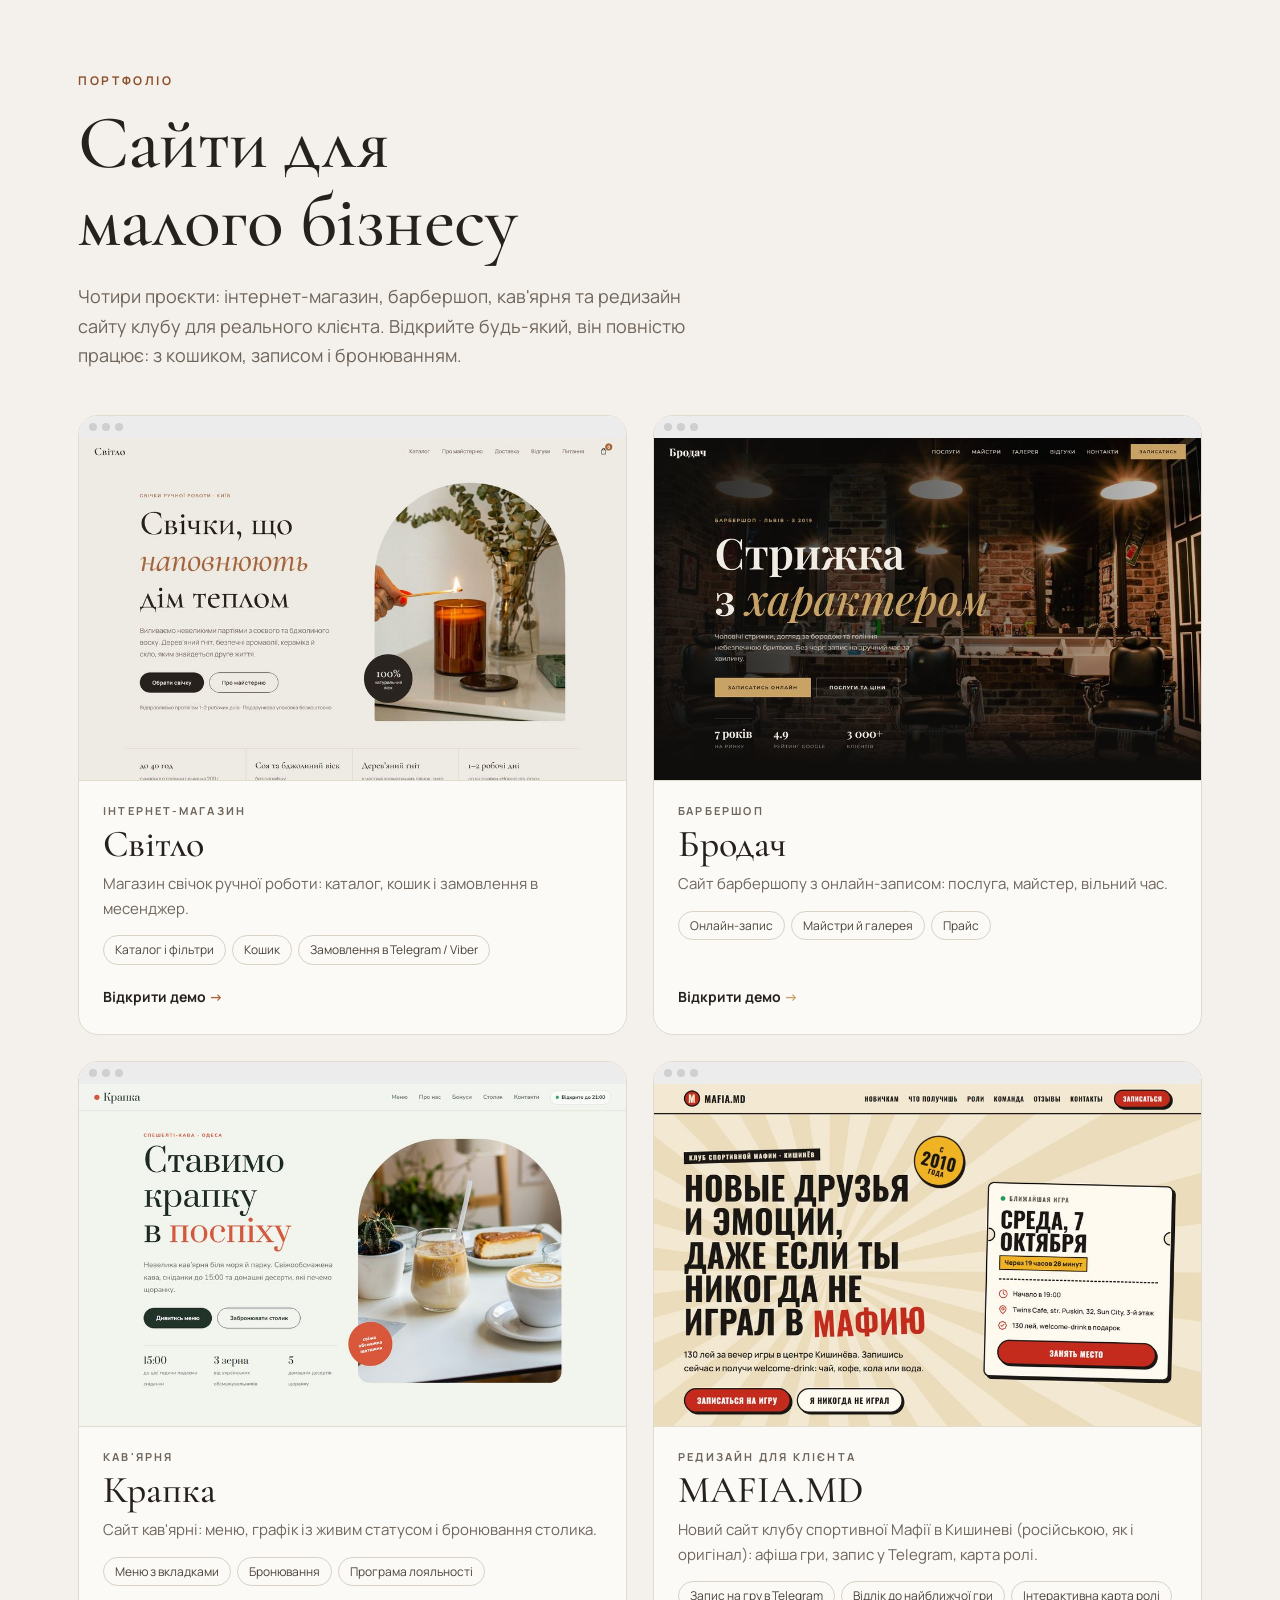
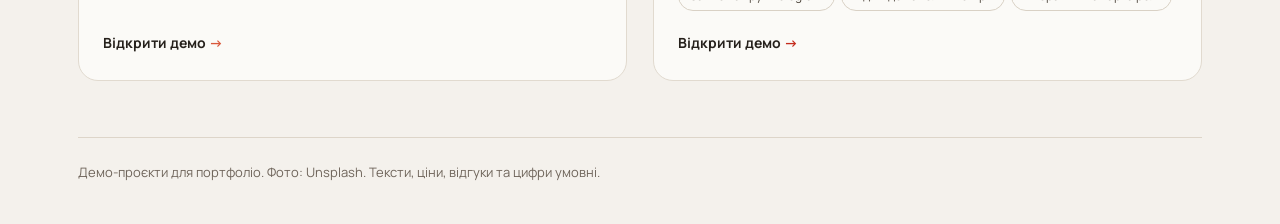
<file: index.html>
<!doctype html>
<html lang="uk">
<head>
<meta charset="utf-8">
<meta name="viewport" content="width=device-width, initial-scale=1">
<title>Портфоліо сайтів для малого бізнесу</title>
<meta name="description" content="Три демо-проєкти українською: інтернет-магазин, барбершоп з онлайн-записом і кав'ярня з бронюванням столика.">
<meta name="robots" content="noindex, nofollow">
<link rel="canonical" href="https://lalapuzlim-del.github.io/">
<meta property="og:url" content="https://lalapuzlim-del.github.io/">
<meta property="og:image" content="https://lalapuzlim-del.github.io/og.jpg">
<meta name="twitter:card" content="summary_large_image">
<meta property="og:title" content="Портфоліо сайтів для малого бізнесу">
<meta property="og:description" content="Інтернет-магазин, барбершоп і кав'ярня: три демо-сайти українською.">
<meta property="og:type" content="website">
<meta property="og:locale" content="uk_UA">
<meta name="theme-color" content="#F4F1EC">
<link rel="icon" href="svitlo-favicon.svg" type="image/svg+xml">
<link rel="preconnect" href="https://fonts.googleapis.com">
<link rel="preconnect" href="https://fonts.gstatic.com" crossorigin>
<link href="https://fonts.googleapis.com/css2?family=Cormorant+Garamond:ital,wght@0,500;0,600;1,500&family=Manrope:wght@400;500;600;700&display=swap" rel="stylesheet">
<style>
*{box-sizing:border-box;margin:0}
body{background:#F4F1EC;color:#26211C;font:400 16px/1.65 'Manrope',system-ui,sans-serif;-webkit-font-smoothing:antialiased;overflow-x:clip}
a{color:inherit;text-decoration:none}
.wrap{max-width:1180px;margin:0 auto;padding:0 28px}
header{padding:72px 0 44px}
.eyebrow{font:700 12px 'Manrope';letter-spacing:.22em;text-transform:uppercase;color:#8B4F29;margin-bottom:16px}
h1{font:500 clamp(40px,6vw,76px)/1.02 'Cormorant Garamond',Georgia,serif;letter-spacing:-.01em;text-wrap:balance;max-width:14ch}
.sub{margin-top:22px;color:#6F655B;max-width:56ch;font-size:18px}
.grid{display:grid;grid-template-columns:repeat(2,1fr);gap:26px;padding-bottom:56px}
.card{display:flex;flex-direction:column;background:#FBFAF7;border:1px solid #E1DACF;border-radius:20px;overflow:hidden;transition:transform .25s,box-shadow .25s}
.card:hover{transform:translateY(-4px);box-shadow:0 14px 40px rgba(38,33,28,.14)}
.shot{background:#fff;border-bottom:1px solid #E1DACF}
.bar{height:22px;background:#ececec;display:flex;align-items:center;gap:5px;padding:0 10px}
.bar i{width:8px;height:8px;border-radius:50%;background:#cfcfcf;display:block}
.shot img{width:100%;display:block;aspect-ratio:8/5;object-fit:cover;object-position:top}
.meta{padding:22px 24px 26px;display:flex;flex-direction:column;gap:6px;flex:1}
.kind{font:700 11px 'Manrope';letter-spacing:.2em;text-transform:uppercase;color:#6F655B}
.card h2{font:500 38px/1.1 'Cormorant Garamond',serif}
.desc{color:#6F655B;font-size:15px}
.card ul{list-style:none;padding:0;display:flex;flex-wrap:wrap;gap:6px;margin:8px 0 14px}
.card li{font-size:12px;padding:4px 11px;border:1px solid #D9D1C5;border-radius:99px;color:#4a4238}
.go{margin-top:auto;font-weight:700;font-size:14px}
.go b{display:inline-block;transition:transform .2s;color:var(--ac)}
.card:hover .go b{transform:translateX(4px)}
.cta{display:none;background:#26211C;color:#F4F1EC;border-radius:22px;padding:34px 38px;margin-bottom:56px;gap:20px;align-items:center;justify-content:space-between;flex-wrap:wrap}
.cta h3{font:500 34px/1.1 'Cormorant Garamond',serif}
.cta p{color:#CFC6BA;margin-top:6px}
.cta a{background:#F4F1EC;color:#26211C;font-weight:700;padding:14px 26px;border-radius:99px}
footer{border-top:1px solid #DDD5C9;padding:24px 0 40px;color:#6F655B;font-size:13px}
@media (max-width:900px){.grid{grid-template-columns:1fr}header{padding:44px 0 28px}.wrap{padding:0 20px}.sub{font-size:16px}}
@media (prefers-reduced-motion:reduce){*{transition:none!important}}
</style>
</head>
<body>
<div class="wrap">
  <header>
    <p class="eyebrow">Портфоліо</p>
    <h1>Сайти для малого бізнесу</h1>
    <p class="sub">Чотири проєкти: інтернет-магазин, барбершоп, кав'ярня та редизайн сайту клубу для реального клієнта. Відкрийте будь-який, він повністю працює: з кошиком, записом і бронюванням.</p>
  </header>
  <main class="grid">
    <a class="card" href="svitlo.html" style="--ac:#A8643A">
      <div class="shot"><div class="bar"><i></i><i></i><i></i></div><img src="thumb-svitlo.jpg" alt="Скриншот сайту «Світло»" loading="lazy"></div>
      <div class="meta"><p class="kind">Інтернет-магазин</p><h2>Світло</h2><p class="desc">Магазин свічок ручної роботи: каталог, кошик і замовлення в месенджер.</p>
      <ul><li>Каталог і фільтри</li><li>Кошик</li><li>Замовлення в Telegram / Viber</li></ul><span class="go">Відкрити демо <b>→</b></span></div>
    </a>
    <a class="card" href="brodach.html" style="--ac:#C9A265">
      <div class="shot"><div class="bar"><i></i><i></i><i></i></div><img src="thumb-brodach.jpg" alt="Скриншот сайту «Бродач»" loading="lazy"></div>
      <div class="meta"><p class="kind">Барбершоп</p><h2>Бродач</h2><p class="desc">Сайт барбершопу з онлайн-записом: послуга, майстер, вільний час.</p>
      <ul><li>Онлайн-запис</li><li>Майстри й галерея</li><li>Прайс</li></ul><span class="go">Відкрити демо <b>→</b></span></div>
    </a>
    <a class="card" href="krapka.html" style="--ac:#D9573A">
      <div class="shot"><div class="bar"><i></i><i></i><i></i></div><img src="thumb-krapka.jpg" alt="Скриншот сайту «Крапка»" loading="lazy"></div>
      <div class="meta"><p class="kind">Кав'ярня</p><h2>Крапка</h2><p class="desc">Сайт кав'ярні: меню, графік із живим статусом і бронювання столика.</p>
      <ul><li>Меню з вкладками</li><li>Бронювання</li><li>Програма лояльності</li></ul><span class="go">Відкрити демо <b>→</b></span></div>
    </a>
    <a class="card" href="mafia.html" style="--ac:#C42B1C">
      <div class="shot"><div class="bar"><i></i><i></i><i></i></div><img src="thumb-mafia.jpg" alt="Скриншот сайту клубу MAFIA.MD" loading="lazy"></div>
      <div class="meta"><p class="kind">Редизайн для клієнта</p><h2>MAFIA.MD</h2><p class="desc">Новий сайт клубу спортивної Мафії в Кишиневі (російською, як і оригінал): афіша гри, запис у Telegram, карта ролі.</p>
      <ul><li>Запис на гру в Telegram</li><li>Відлік до найближчої гри</li><li>Інтерактивна карта ролі</li></ul><span class="go">Відкрити демо <b>→</b></span></div>
    </a>
  </main>
  <section class="cta" id="cta"><div><h3>Хочете такий сайт?</h3><p>Напишіть, і я підготую пропозицію для вашого бізнесу.</p></div><a id="ctaLink" href="#">Написати в Telegram</a></section>
  <footer>Демо-проєкти для портфоліо. Фото: Unsplash. Тексти, ціни, відгуки та цифри умовні.</footer>
</div>
<script>
// Контакт для кнопки «Написати»: вкажіть ник Telegram без @ (порожньо: блок прихований)
const CONTACT = { telegram: "" };
if (CONTACT.telegram) { document.getElementById("ctaLink").href = "https://t.me/" + CONTACT.telegram; document.getElementById("cta").style.display = "flex"; }
</script>
</body>
</html>
</file>
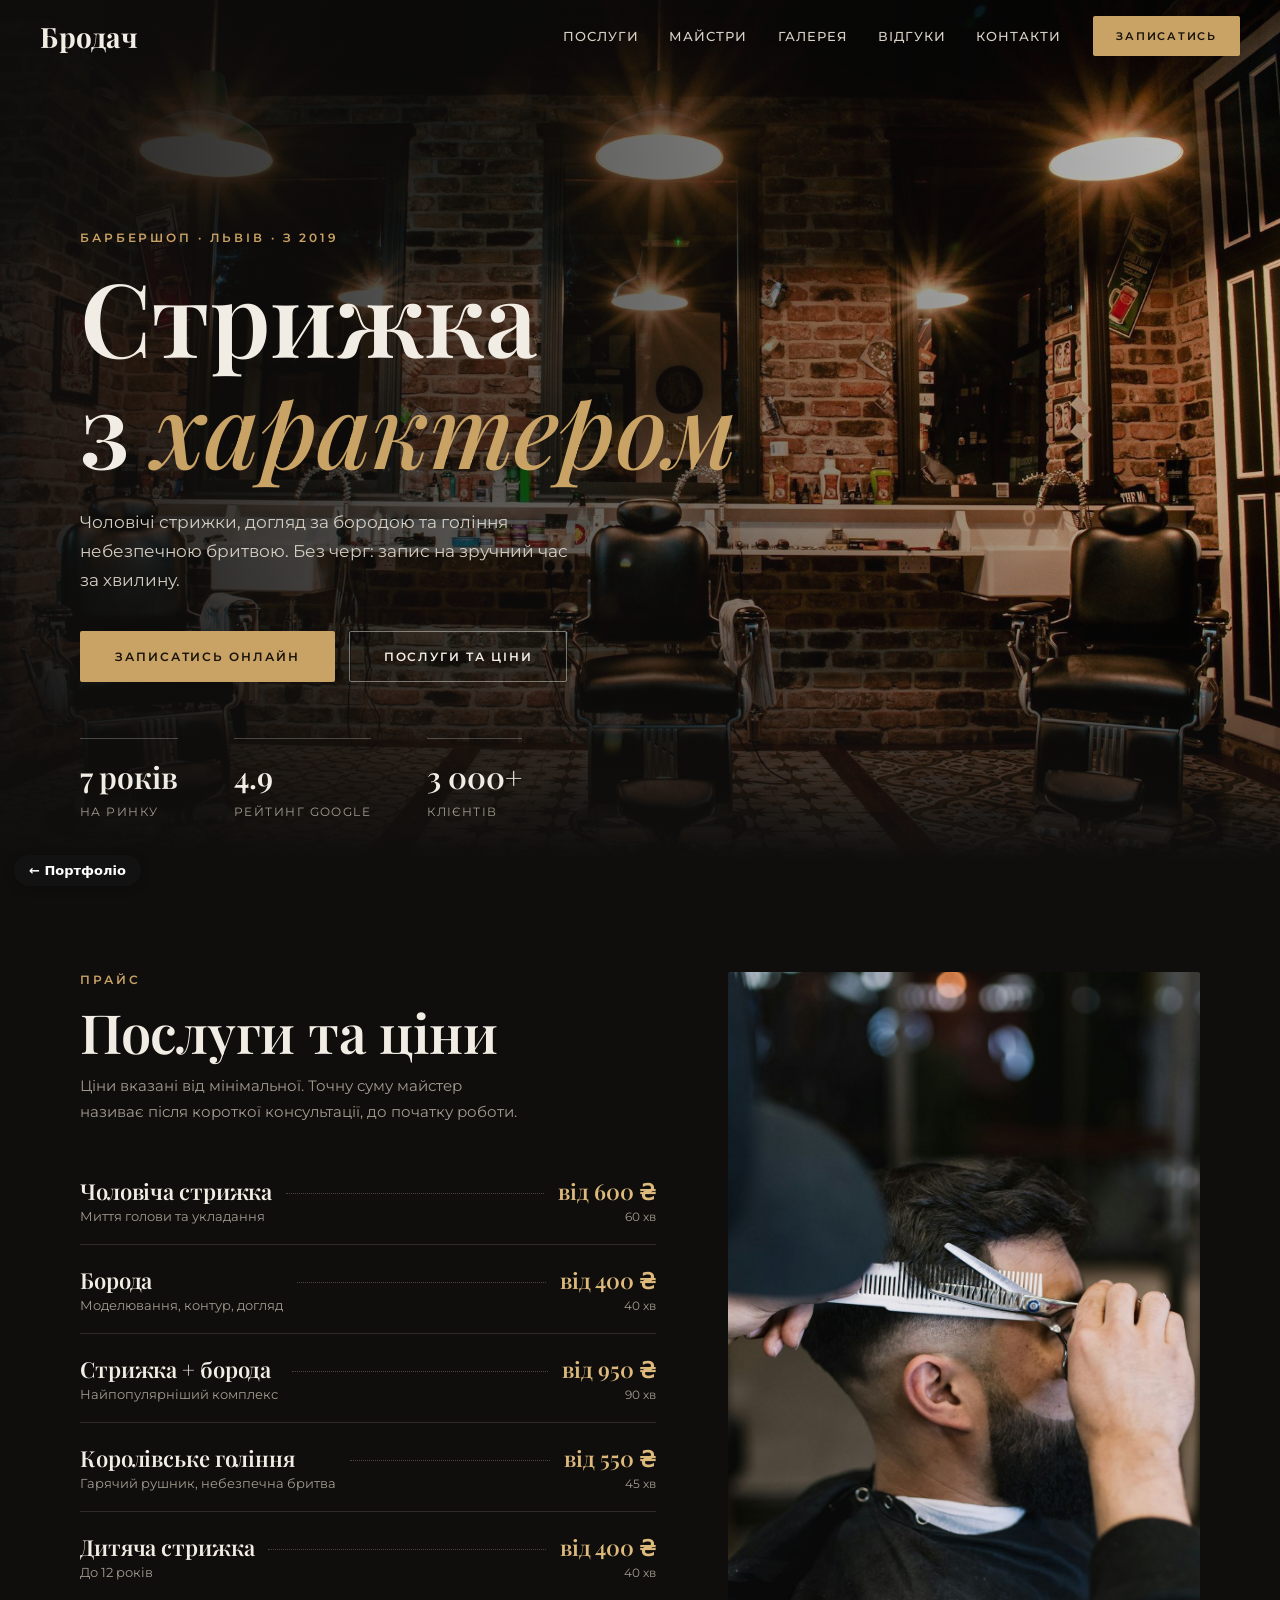
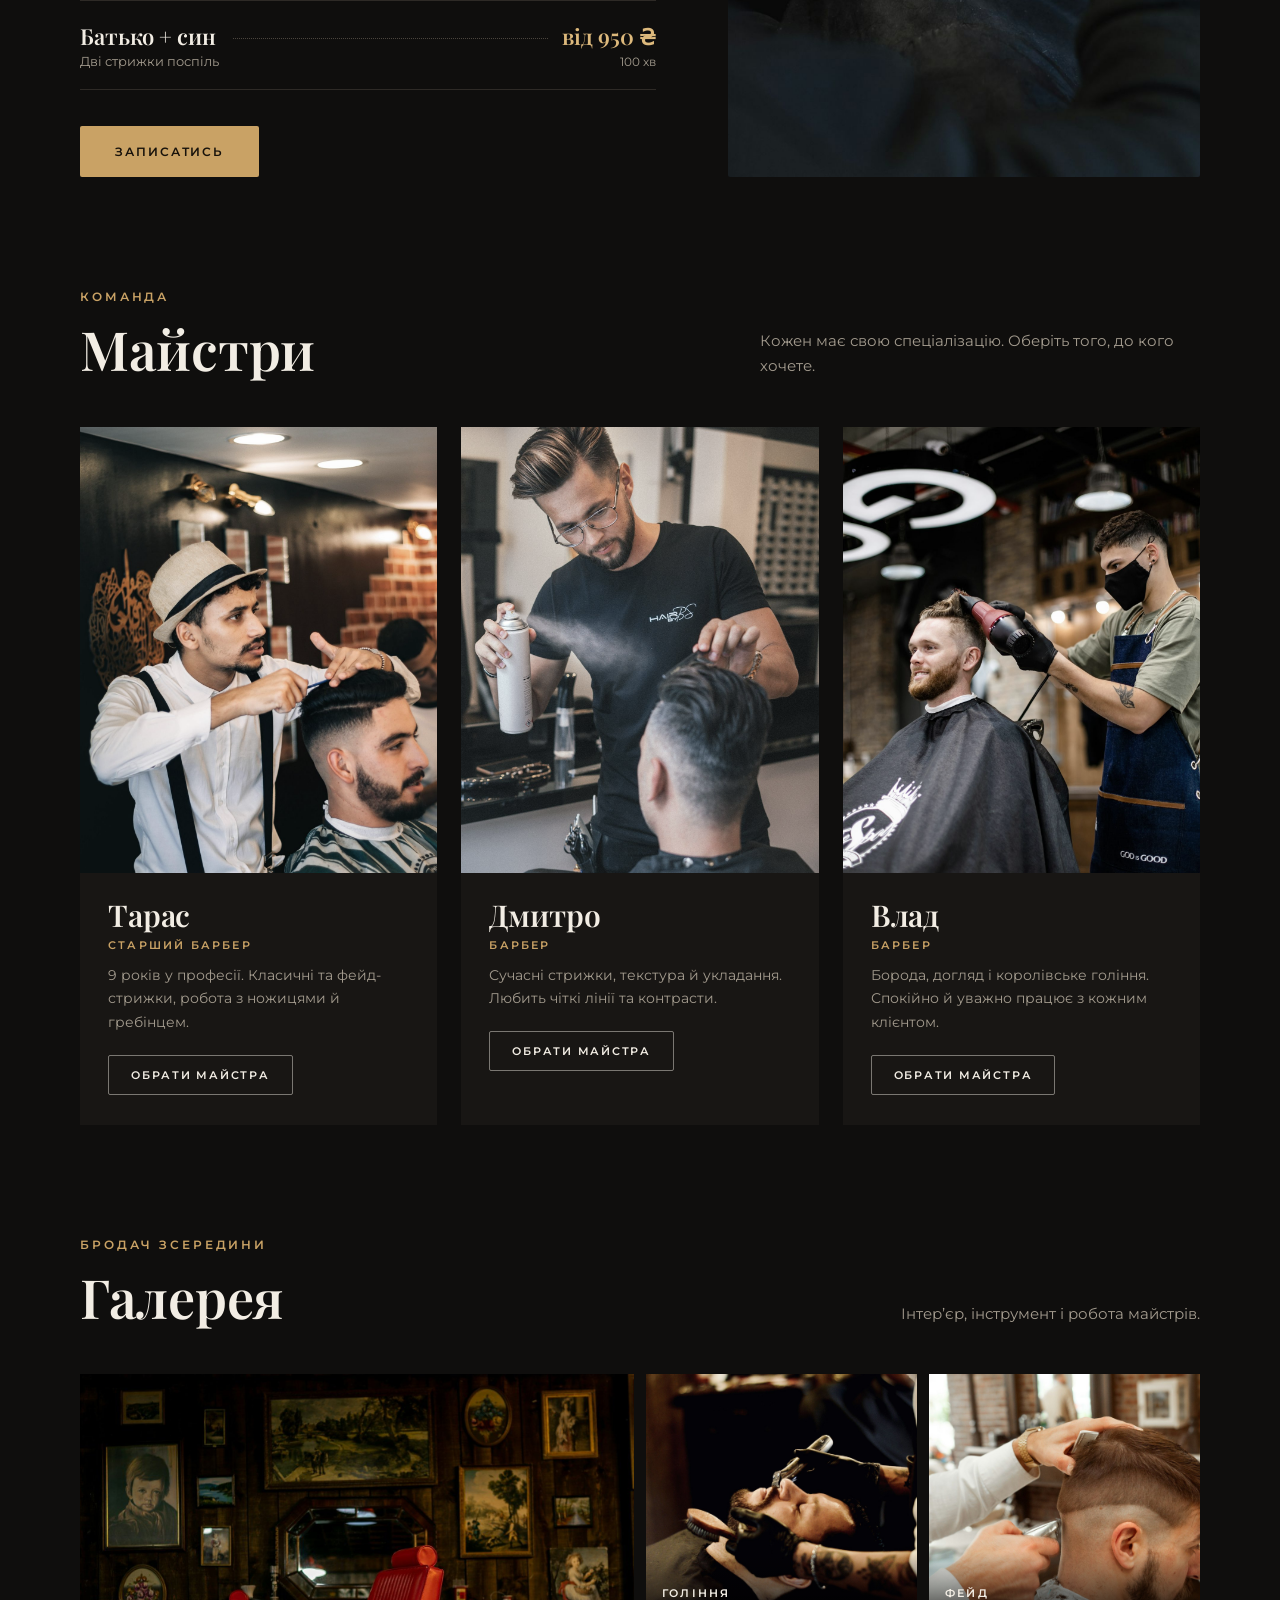
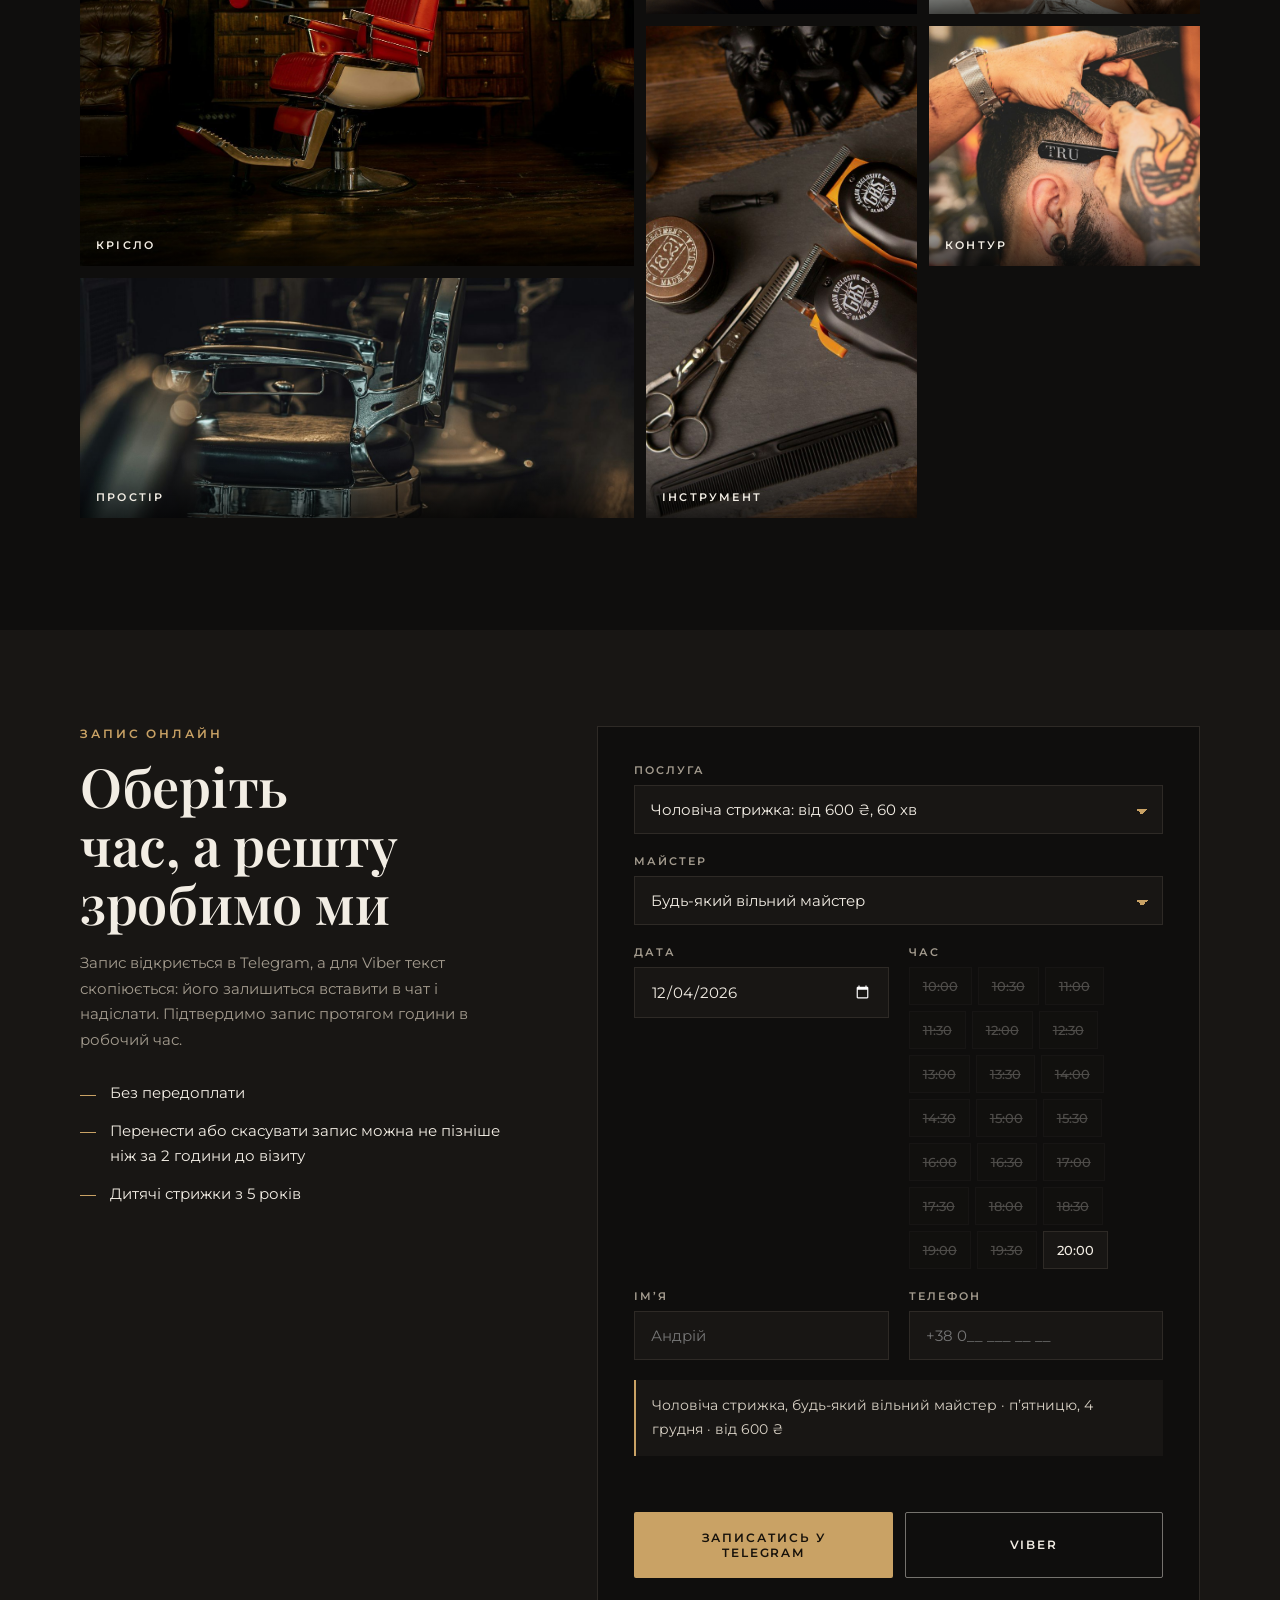
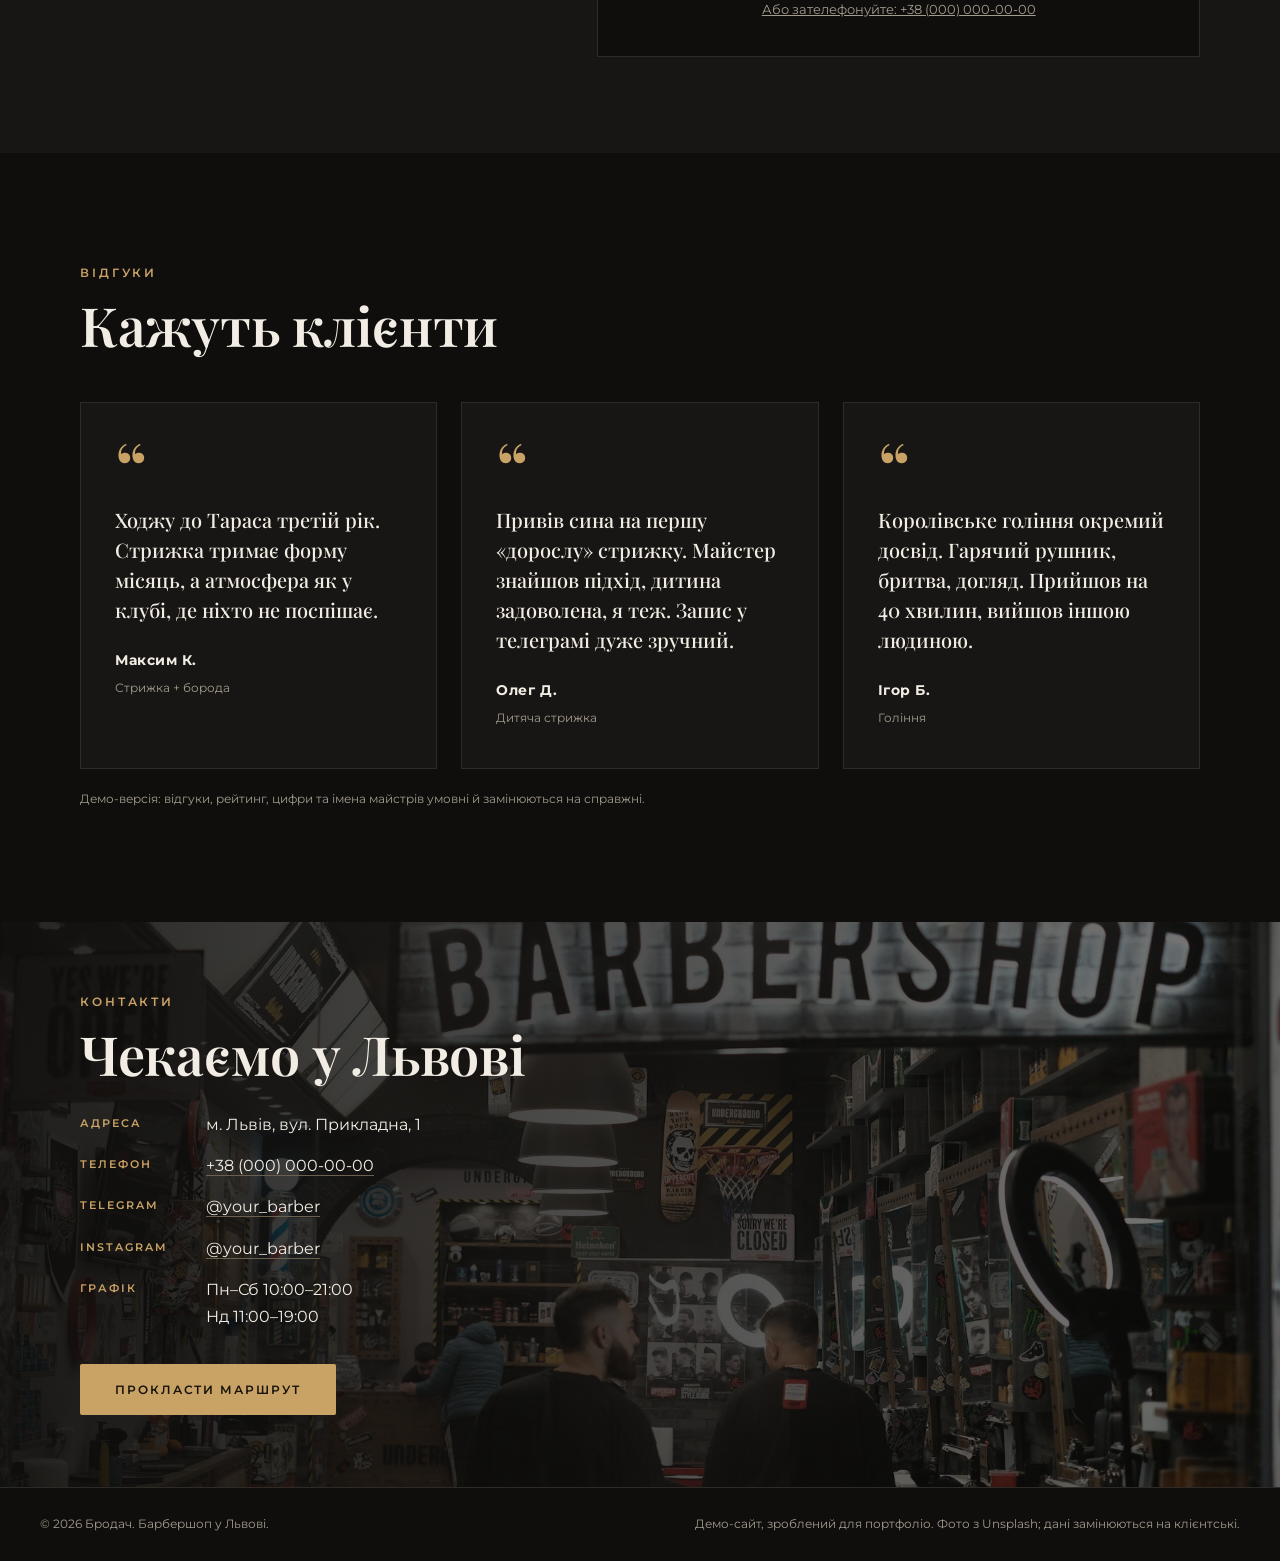
<file: brodach.html>
<!doctype html>
<html lang="uk">
<head>
<meta charset="utf-8">
<meta name="viewport" content="width=device-width, initial-scale=1">
<title>Бродач — барбершоп у Львові</title>
<meta name="description" content="Барбершоп «Бродач» у Львові: чоловічі стрижки, борода, королівське гоління. Запис онлайн за хвилину.">
<meta name="robots" content="noindex, nofollow">
<link rel="canonical" href="https://lalapuzlim-del.github.io/brodach.html">
<meta property="og:title" content="Бродач — барбершоп у Львові">
<meta property="og:description" content="Стрижки, борода, гоління. Запис онлайн за хвилину.">
<meta property="og:type" content="website">
<meta property="og:locale" content="uk_UA">
<meta property="og:url" content="https://lalapuzlim-del.github.io/brodach.html">
<meta property="og:image" content="https://lalapuzlim-del.github.io/brodach-hero.jpg">
<meta name="theme-color" content="#0F0E0D">
<link rel="icon" href="brodach-favicon.svg" type="image/svg+xml">
<link rel="preconnect" href="https://fonts.googleapis.com">
<link rel="preconnect" href="https://fonts.gstatic.com" crossorigin>
<link href="https://fonts.googleapis.com/css2?family=Montserrat:wght@400;500;600;700&family=Playfair+Display:ital,wght@0,500;0,600;0,700;1,500&display=swap" rel="stylesheet">
<link rel="stylesheet" href="brodach.css">
<script type="application/ld+json">
{"@context":"https://schema.org","@type":"BarberShop","name":"Бродач","telephone":"+380000000000","url":"https://lalapuzlim-del.github.io/brodach.html","priceRange":"₴₴","address":{"@type":"PostalAddress","streetAddress":"вул. Прикладна, 1","addressLocality":"Львів","addressCountry":"UA"},"openingHours":["Mo-Sa 10:00-21:00","Su 11:00-19:00"]}
</script>
</head>
<body>
<header class="top" id="header">
  <a class="logo" href="#top" aria-label="Бродач — на початок">Бродач</a>
  <nav id="nav" aria-label="Основна навігація">
    <a href="#services">Послуги</a>
    <a href="#masters">Майстри</a>
    <a href="#work">Галерея</a>
    <a href="#reviews">Відгуки</a>
    <a href="#contacts">Контакти</a>
  </nav>
  <a class="btn gold small" href="#book">Записатись</a>
  <button class="burger" id="burger" aria-label="Меню" aria-expanded="false"><span></span><span></span></button>
</header>

<main id="top">
  <section class="hero">
    <img class="hero-bg" src="brodach-hero.jpg" alt="" fetchpriority="high">
    <div class="hero-in">
      <p class="eyebrow">Барбершоп · Львів · з <span id="since">2019</span></p>
      <h1>Стрижка<br>з <em>характером</em></h1>
      <p class="lead">Чоловічі стрижки, догляд за бородою та гоління небезпечною бритвою. Без черг: запис на зручний час за хвилину.</p>
      <div class="cta-row">
        <a class="btn gold" href="#book">Записатись онлайн</a>
        <a class="btn line" href="#services">Послуги та ціни</a>
      </div>
    </div>
    <ul class="hero-facts">
      <li><b id="yearsOn">7 років</b><span>на ринку</span></li>
      <li><b>4.9</b><span>рейтинг Google</span></li>
      <li><b>3 000+</b><span>клієнтів</span></li>
    </ul>
  </section>

  <section class="section" id="services">
    <div class="svc">
      <div class="svc-text">
        <p class="eyebrow">Прайс</p>
        <h2>Послуги та ціни</h2>
        <p class="sub">Ціни вказані від мінімальної. Точну суму майстер називає після короткої консультації, до початку роботи.</p>
        <div class="price-list" id="priceList"></div>
        <a class="btn gold" href="#book">Записатись</a>
      </div>
      <div class="svc-img"><img src="brodach-cut.jpg" alt="Майстер стриже клієнта ножицями й гребінцем" loading="lazy"></div>
    </div>
  </section>

  <section class="section" id="masters">
    <div class="head"><div><p class="eyebrow">Команда</p><h2>Майстри</h2></div><p class="sub">Кожен має свою спеціалізацію. Оберіть того, до кого хочете.</p></div>
    <div class="masters" id="mastersGrid"></div>
  </section>

  <section class="section" id="work">
    <div class="head"><div><p class="eyebrow">Бродач зсередини</p><h2>Галерея</h2></div><p class="sub">Інтер’єр, інструмент і робота майстрів.</p></div>
    <div class="gallery" id="gallery"></div>
  </section>

  <section class="section book" id="book">
    <div class="book-grid">
      <div class="book-intro">
        <p class="eyebrow">Запис онлайн</p>
        <h2>Оберіть час, а решту зробимо ми</h2>
        <p class="sub">Запис відкриється в Telegram, а для Viber текст скопіюється: його залишиться вставити в чат і надіслати. Підтвердимо запис протягом години в робочий час.</p>
        <ul class="ticks">
          <li>Без передоплати</li>
          <li>Перенести або скасувати запис можна не пізніше ніж за 2 години до візиту</li>
          <li>Дитячі стрижки з 5 років</li>
        </ul>
      </div>
      <form class="form" id="bookForm" novalidate>
        <div class="field"><label for="service">Послуга</label><select id="service" name="service"></select></div>
        <div class="field"><label for="master">Майстер</label><select id="master" name="master"></select></div>
        <div class="row2">
          <div class="field"><label for="date">Дата</label><input id="date" name="date" type="date" required></div>
          <div class="field"><label>Час</label><div class="slots" id="slots" role="radiogroup" aria-label="Час"></div></div>
        </div>
        <div class="row2">
          <div class="field"><label for="name">Ім’я</label><input id="name" name="name" autocomplete="name" placeholder="Андрій" required></div>
          <div class="field"><label for="phone">Телефон</label><input id="phone" name="phone" type="tel" autocomplete="tel" placeholder="+38 0__ ___ __ __" required></div>
        </div>
        <p class="summary" id="summary"></p>
        <p class="err" id="err" role="alert"></p>
        <div class="send">
          <button class="btn gold" type="submit" data-via="tg">Записатись у Telegram</button>
          <button class="btn line" type="submit" data-via="viber">Viber</button>
        </div>
        <a class="callme" href="tel:+380000000000">Або зателефонуйте: +38 (000) 000-00-00</a>
      </form>
    </div>
  </section>

  <section class="section" id="reviews">
    <div class="head"><div><p class="eyebrow">Відгуки</p><h2>Кажуть клієнти</h2></div></div>
    <div class="reviews">
      <figure><blockquote>Ходжу до Тараса третій рік. Стрижка тримає форму місяць, а атмосфера як у клубі, де ніхто не поспішає.</blockquote><figcaption><b>Максим К.</b><span>Стрижка + борода</span></figcaption></figure>
      <figure><blockquote>Привів сина на першу «дорослу» стрижку. Майстер знайшов підхід, дитина задоволена, я теж. Запис у телеграмі дуже зручний.</blockquote><figcaption><b>Олег Д.</b><span>Дитяча стрижка</span></figcaption></figure>
      <figure><blockquote>Королівське гоління окремий досвід. Гарячий рушник, бритва, догляд. Прийшов на 40 хвилин, вийшов іншою людиною.</blockquote><figcaption><b>Ігор Б.</b><span>Гоління</span></figcaption></figure>
    </div>
    <p class="demo-note">Демо-версія: відгуки, рейтинг, цифри та імена майстрів умовні й замінюються на справжні.</p>
  </section>

  <section class="contacts" id="contacts">
    <img src="brodach-sign.jpg" alt="Інтер’єр барбершопу з вивіскою" loading="lazy">
    <div class="ct-card">
      <p class="eyebrow">Контакти</p>
      <h2>Чекаємо у Львові</h2>
      <dl class="info">
        <dt>Адреса</dt><dd>м. Львів, вул. Прикладна, 1</dd>
        <dt>Телефон</dt><dd><a href="tel:+380000000000">+38 (000) 000-00-00</a></dd>
        <dt>Telegram</dt><dd><a href="https://t.me/your_barber" target="_blank" rel="noopener">@your_barber</a></dd>
        <dt>Instagram</dt><dd><a href="https://instagram.com/your_barber" target="_blank" rel="noopener">@your_barber</a></dd>
        <dt>Графік</dt><dd>Пн–Сб 10:00–21:00<br>Нд 11:00–19:00</dd>
      </dl>
      <a class="btn gold" href="https://maps.google.com/?q=Львів" target="_blank" rel="noopener">Прокласти маршрут</a>
    </div>
  </section>
</main>

<footer class="foot">
  <span>© <span id="year"></span> Бродач. Барбершоп у Львові.</span>
  <span class="demo">Демо-сайт, зроблений для портфоліо. Фото з Unsplash; дані замінюються на клієнтські.</span>
</footer>

<div class="toast" id="toast" role="status" aria-live="polite"></div>
<script src="brodach.js"></script>
<nav aria-label="Портфоліо"><a href="index.html" id="back-portfolio" style="position:fixed;left:14px;bottom:14px;z-index:45;padding:9px 15px;border-radius:99px;background:rgba(20,20,20,.88);color:#fff;font:600 13px/1 system-ui,Segoe UI,Arial,sans-serif;text-decoration:none;backdrop-filter:blur(6px);-webkit-backdrop-filter:blur(6px);box-shadow:0 2px 10px rgba(0,0,0,.25)">← Портфоліо</a></nav>
</body>
</html>
</file>
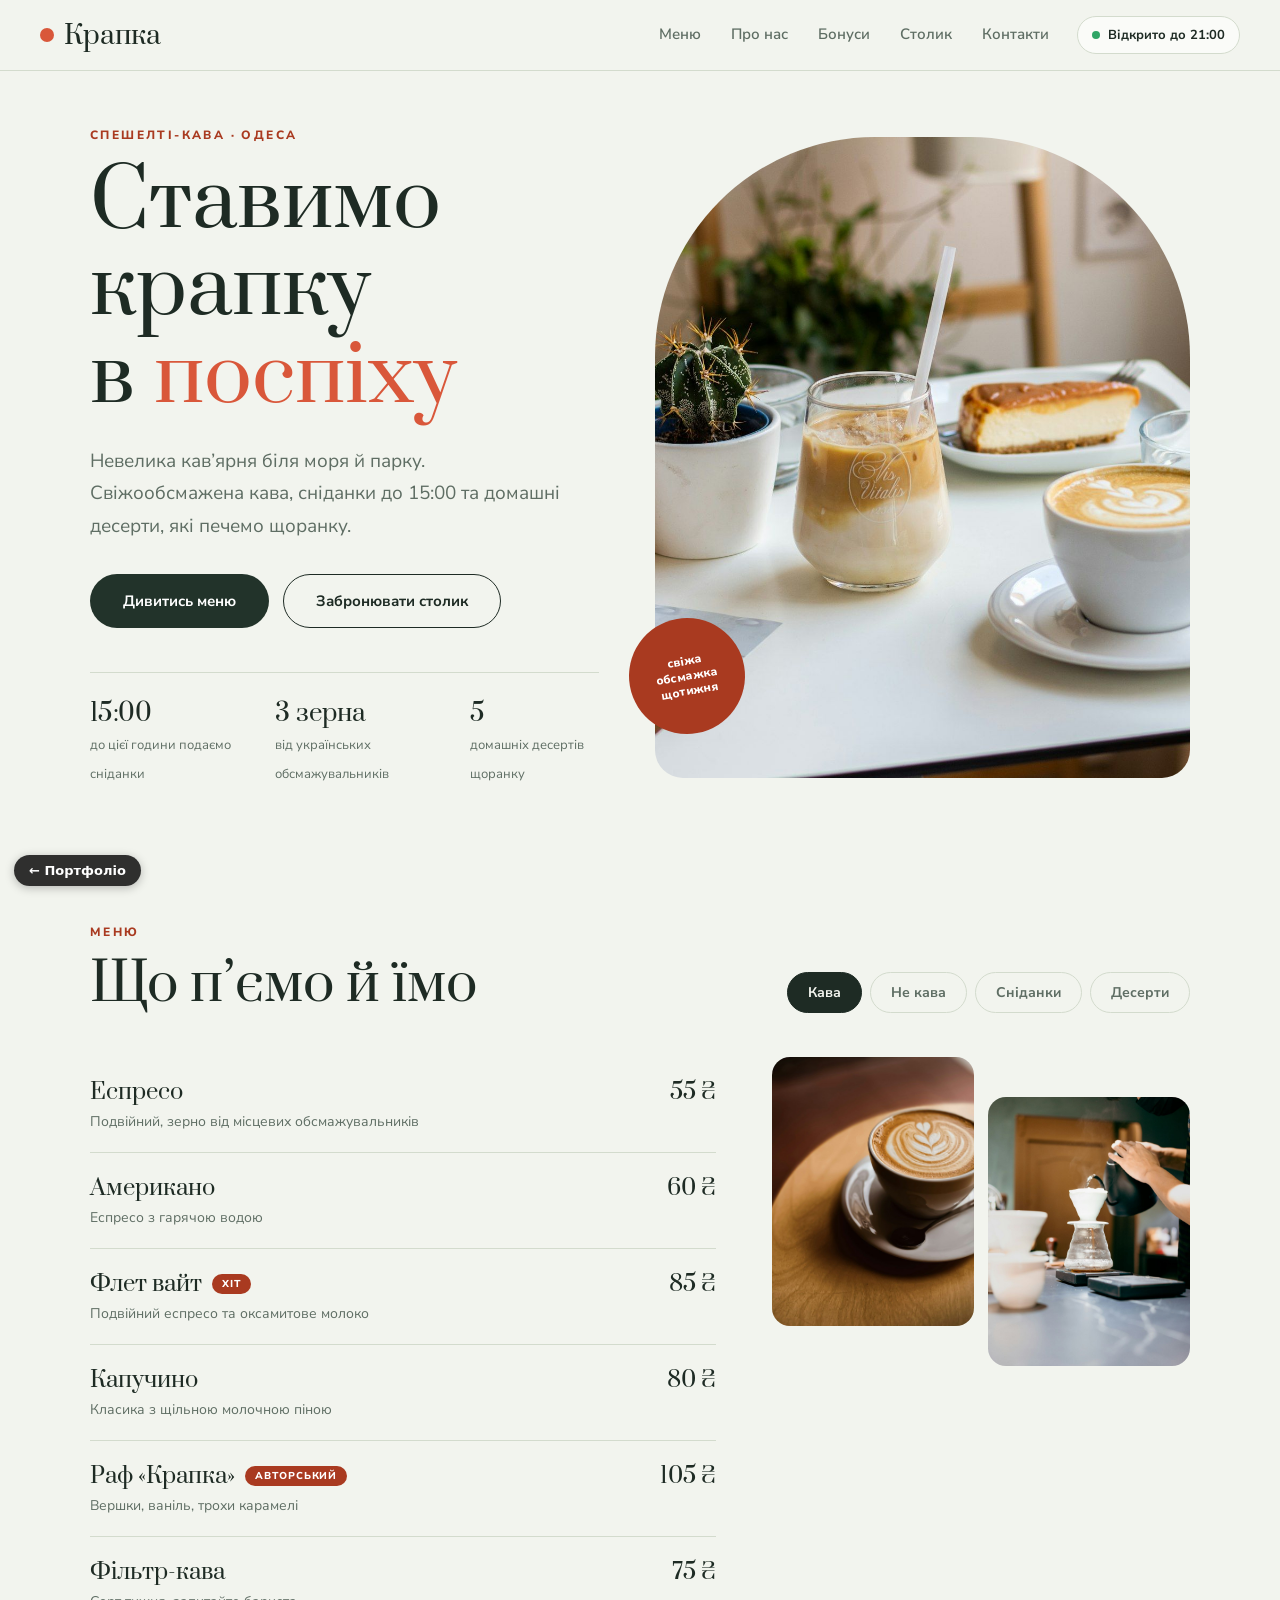
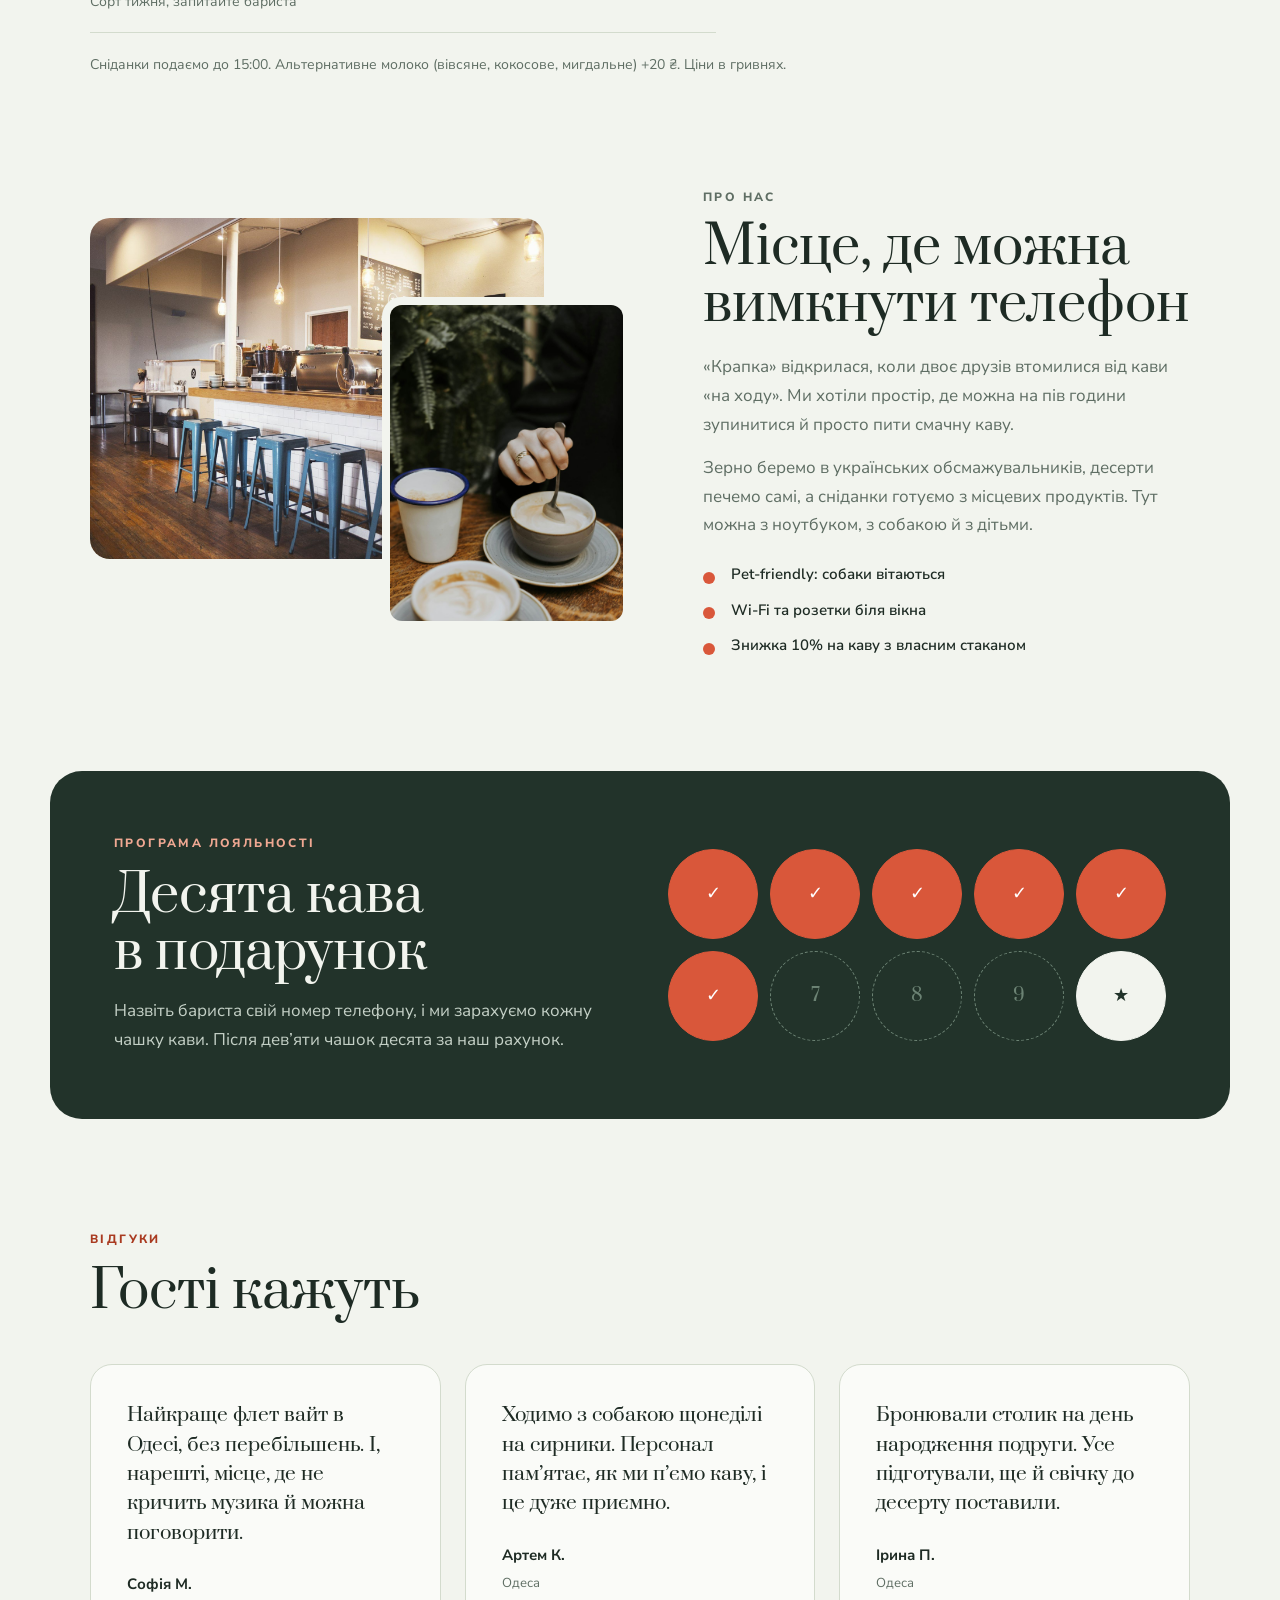
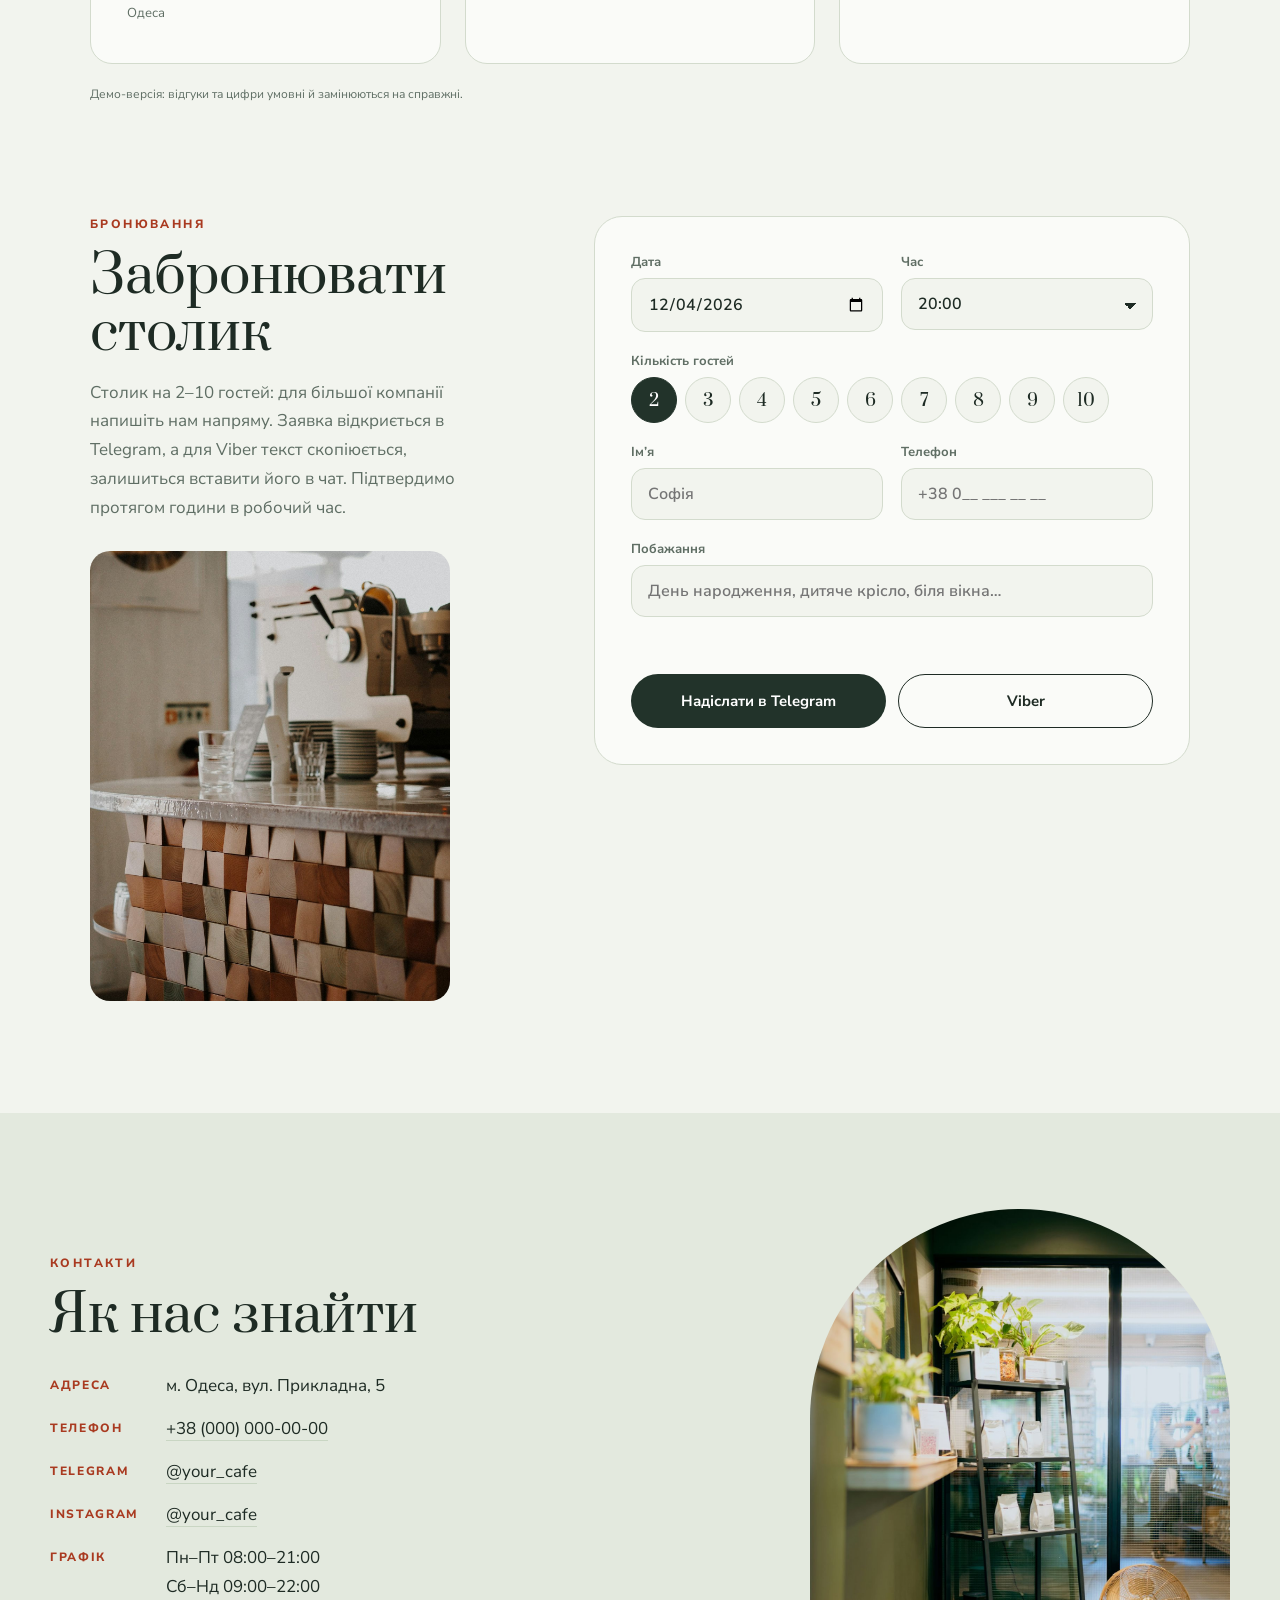
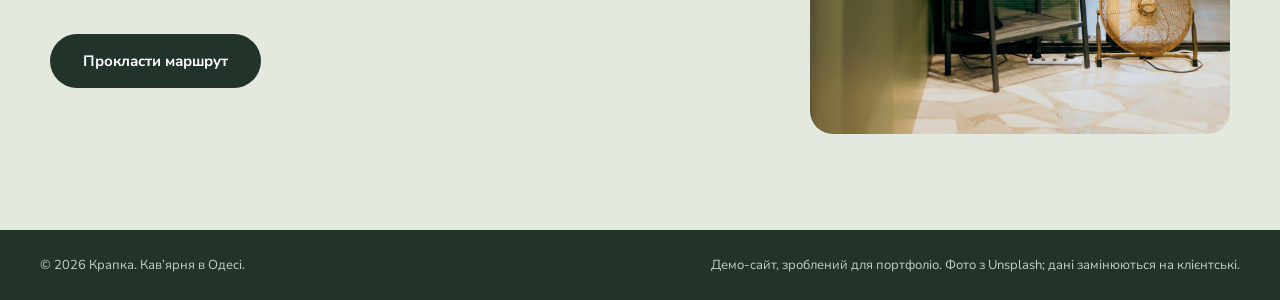
<file: krapka.html>
<!doctype html>
<html lang="uk">
<head>
<meta charset="utf-8">
<meta name="viewport" content="width=device-width, initial-scale=1">
<title>Крапка — кав’ярня в Одесі</title>
<meta name="description" content="Кав’ярня «Крапка» в Одесі: спешелті-кава, сніданки, домашні десерти. Меню, години роботи, бронювання столика.">
<meta name="robots" content="noindex, nofollow">
<link rel="canonical" href="https://lalapuzlim-del.github.io/krapka.html">
<meta property="og:title" content="Крапка — кав’ярня в Одесі">
<meta property="og:description" content="Спешелті-кава, сніданки й домашні десерти. Бронюйте столик онлайн.">
<meta property="og:type" content="website">
<meta property="og:locale" content="uk_UA">
<meta property="og:url" content="https://lalapuzlim-del.github.io/krapka.html">
<meta property="og:image" content="https://lalapuzlim-del.github.io/krapka-hero.jpg">
<meta name="theme-color" content="#F2F4EE">
<link rel="icon" href="krapka-favicon.svg" type="image/svg+xml">
<link rel="preconnect" href="https://fonts.googleapis.com">
<link rel="preconnect" href="https://fonts.gstatic.com" crossorigin>
<link href="https://fonts.googleapis.com/css2?family=Nunito+Sans:wght@400;600;700;800&family=Prata&display=swap" rel="stylesheet">
<link rel="stylesheet" href="krapka.css">
<script type="application/ld+json">
{"@context":"https://schema.org","@type":"CafeOrCoffeeShop","name":"Крапка","telephone":"+380000000000","url":"https://lalapuzlim-del.github.io/krapka.html","servesCuisine":"Кава, сніданки, десерти","priceRange":"₴₴","address":{"@type":"PostalAddress","streetAddress":"вул. Прикладна, 5","addressLocality":"Одеса","addressCountry":"UA"},"openingHours":["Mo-Fr 08:00-21:00","Sa-Su 09:00-22:00"]}
</script>
</head>
<body>
<header class="top" id="header">
  <a class="logo" href="#top" aria-label="Крапка — на початок"><i class="dot"></i>Крапка</a>
  <nav id="nav" aria-label="Основна навігація">
    <a href="#menu">Меню</a>
    <a href="#about">Про нас</a>
    <a href="#loyalty">Бонуси</a>
    <a href="#table">Столик</a>
    <a href="#contacts">Контакти</a>
  </nav>
  <span class="status" id="status" aria-live="polite"></span>
  <button class="burger" id="burger" aria-label="Меню" aria-expanded="false"><span></span><span></span></button>
</header>

<main id="top">
  <section class="hero">
    <div class="hero-text">
      <p class="eyebrow">Спешелті-кава · Одеса</p>
      <h1>Ставимо крапку в <em>поспіху</em></h1>
      <p class="lead">Невелика кав’ярня біля моря й парку. Свіжообсмажена кава, сніданки до 15:00 та домашні десерти, які печемо щоранку.</p>
      <div class="cta-row">
        <a class="btn dark" href="#menu">Дивитись меню</a>
        <a class="btn line" href="#table">Забронювати столик</a>
      </div>
      <ul class="hero-facts"><li><b>15:00</b><span>до цієї години подаємо сніданки</span></li><li><b>3 зерна</b><span>від українських обсмажувальників</span></li><li><b>5</b><span>домашніх десертів щоранку</span></li></ul>
    </div>
    <div class="hero-art">
      <img src="krapka-hero.jpg" alt="Столик у кав’ярні: латте, холодна кава та чізкейк" fetchpriority="high">
      <span class="sticker">свіжа<br>обсмажка<br>щотижня</span>
    </div>
  </section>

  <section class="section" id="menu">
    <div class="head"><div><p class="eyebrow">Меню</p><h2>Що п’ємо й їмо</h2></div><div class="tabs" id="tabs" role="tablist" aria-label="Розділи меню"></div></div>
    <div class="menu-wrap">
      <div class="menu" id="menuList"></div>
      <div class="menu-photos" aria-hidden="true">
        <img src="krapka-latte.jpg" alt="" loading="lazy">
        <img src="krapka-pour.jpg" alt="" loading="lazy">
      </div>
    </div>
    <p class="note">Сніданки подаємо до 15:00. Альтернативне молоко (вівсяне, кокосове, мигдальне) +20 ₴. Ціни в гривнях.</p>
  </section>

  <section class="section about" id="about">
    <div class="about-art">
      <img class="a1" src="krapka-bar.jpg" alt="Інтер’єр кав’ярні з барною стійкою" loading="lazy">
      <img class="a2" src="krapka-stir.jpg" alt="Рука розмішує каву в чашці" loading="lazy">
    </div>
    <div class="about-text">
      <p class="eyebrow">Про нас</p>
      <h2>Місце, де можна вимкнути телефон</h2>
      <p>«Крапка» відкрилася, коли двоє друзів втомилися від кави «на ходу». Ми хотіли простір, де можна на пів години зупинитися й просто пити смачну каву.</p>
      <p>Зерно беремо в українських обсмажувальників, десерти печемо самі, а сніданки готуємо з місцевих продуктів. Тут можна з ноутбуком, з собакою й з дітьми.</p>
      <ul class="ticks"><li>Pet-friendly: собаки вітаються</li><li>Wi-Fi та розетки біля вікна</li><li>Знижка 10% на каву з власним стаканом</li></ul>
    </div>
  </section>

  <section class="loyalty" id="loyalty">
    <div class="loy">
      <div>
        <p class="eyebrow">Програма лояльності</p>
        <h2>Десята кава в подарунок</h2>
        <p>Назвіть бариста свій номер телефону, і ми зарахуємо кожну чашку кави. Після дев’яти чашок десята за наш рахунок.</p>
      </div>
      <div class="stamps" id="stamps" aria-label="Приклад картки лояльності"></div>
    </div>
  </section>

  <section class="section" id="reviews">
    <div class="head"><div><p class="eyebrow">Відгуки</p><h2>Гості кажуть</h2></div></div>
    <div class="rv-grid">
      <figure><blockquote>Найкраще флет вайт в Одесі, без перебільшень. І, нарешті, місце, де не кричить музика й можна поговорити.</blockquote><figcaption><b>Софія М.</b><span>Одеса</span></figcaption></figure>
      <figure><blockquote>Ходимо з собакою щонеділі на сирники. Персонал пам’ятає, як ми п’ємо каву, і це дуже приємно.</blockquote><figcaption><b>Артем К.</b><span>Одеса</span></figcaption></figure>
      <figure><blockquote>Бронювали столик на день народження подруги. Усе підготували, ще й свічку до десерту поставили.</blockquote><figcaption><b>Ірина П.</b><span>Одеса</span></figcaption></figure>
    </div>
    <p class="demo-note">Демо-версія: відгуки та цифри умовні й замінюються на справжні.</p>
  </section>

  <section class="section tablebook" id="table">
    <div class="tb-grid">
      <div class="tb-side">
        <p class="eyebrow">Бронювання</p>
        <h2>Забронювати столик</h2>
        <p>Столик на 2–10 гостей: для більшої компанії напишіть нам напряму. Заявка відкриється в Telegram, а для Viber текст скопіюється, залишиться вставити його в чат. Підтвердимо протягом години в робочий час.</p>
        <img src="krapka-counter.jpg" alt="Барна стійка з дерев’яною мозаїкою та кавомашиною" loading="lazy">
      </div>
      <form class="form" id="tableForm" novalidate>
        <div class="row2">
          <div class="field"><label for="date">Дата</label><input id="date" type="date" required></div>
          <div class="field"><label for="time">Час</label><select id="time"></select></div>
        </div>
        <div class="field"><label>Кількість гостей</label>
          <div class="guests" id="guests" role="radiogroup" aria-label="Кількість гостей"></div></div>
        <div class="row2">
          <div class="field"><label for="name">Ім’я</label><input id="name" autocomplete="name" placeholder="Софія" required></div>
          <div class="field"><label for="phone">Телефон</label><input id="phone" type="tel" autocomplete="tel" placeholder="+38 0__ ___ __ __" required></div>
        </div>
        <div class="field"><label for="wish">Побажання</label><input id="wish" placeholder="День народження, дитяче крісло, біля вікна…"></div>
        <p class="err" id="err" role="alert"></p>
        <div class="send">
          <button class="btn dark" type="submit" data-via="tg">Надіслати в Telegram</button>
          <button class="btn line" type="submit" data-via="viber">Viber</button>
        </div>
      </form>
    </div>
  </section>

  <section class="contacts" id="contacts">
    <div class="ct-in">
      <div>
        <p class="eyebrow">Контакти</p>
        <h2>Як нас знайти</h2>
        <dl class="info">
          <dt>Адреса</dt><dd>м. Одеса, вул. Прикладна, 5</dd>
          <dt>Телефон</dt><dd><a href="tel:+380000000000">+38 (000) 000-00-00</a></dd>
          <dt>Telegram</dt><dd><a href="https://t.me/your_cafe" target="_blank" rel="noopener">@your_cafe</a></dd>
          <dt>Instagram</dt><dd><a href="https://instagram.com/your_cafe" target="_blank" rel="noopener">@your_cafe</a></dd>
          <dt>Графік</dt><dd>Пн–Пт 08:00–21:00<br>Сб–Нд 09:00–22:00</dd>
        </dl>
        <a class="btn dark" href="https://maps.google.com/?q=Одеса" target="_blank" rel="noopener">Прокласти маршрут</a>
      </div>
      <img src="krapka-shelf.jpg" alt="Полиця з рослинами та пакетами кави" loading="lazy">
    </div>
  </section>
</main>

<footer class="foot">
  <span>© <span id="year"></span> Крапка. Кав’ярня в Одесі.</span>
  <span class="demo">Демо-сайт, зроблений для портфоліо. Фото з Unsplash; дані замінюються на клієнтські.</span>
</footer>

<div class="toast" id="toast" role="status" aria-live="polite"></div>
<script src="krapka.js"></script>
<nav aria-label="Портфоліо"><a href="index.html" id="back-portfolio" style="position:fixed;left:14px;bottom:14px;z-index:45;padding:9px 15px;border-radius:99px;background:rgba(20,20,20,.88);color:#fff;font:600 13px/1 system-ui,Segoe UI,Arial,sans-serif;text-decoration:none;backdrop-filter:blur(6px);-webkit-backdrop-filter:blur(6px);box-shadow:0 2px 10px rgba(0,0,0,.25)">← Портфоліо</a></nav>
</body>
</html>
</file>
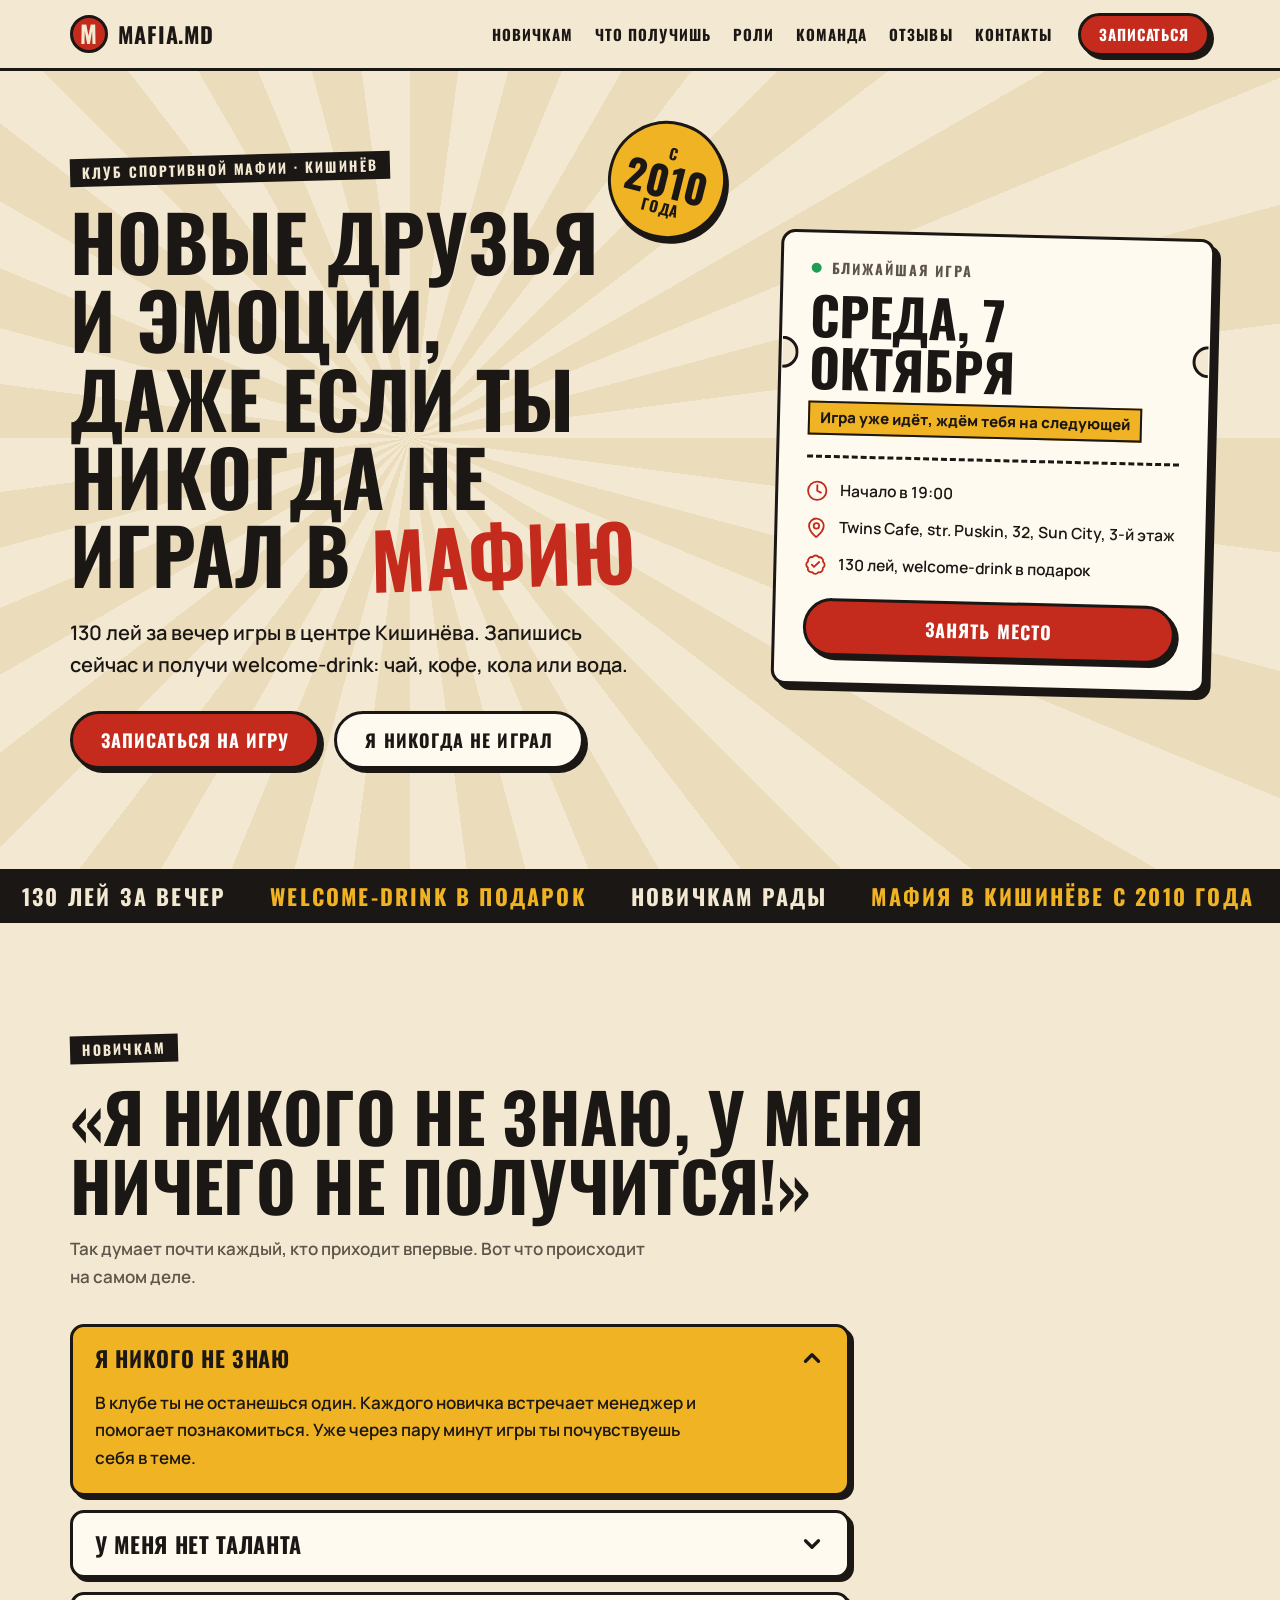
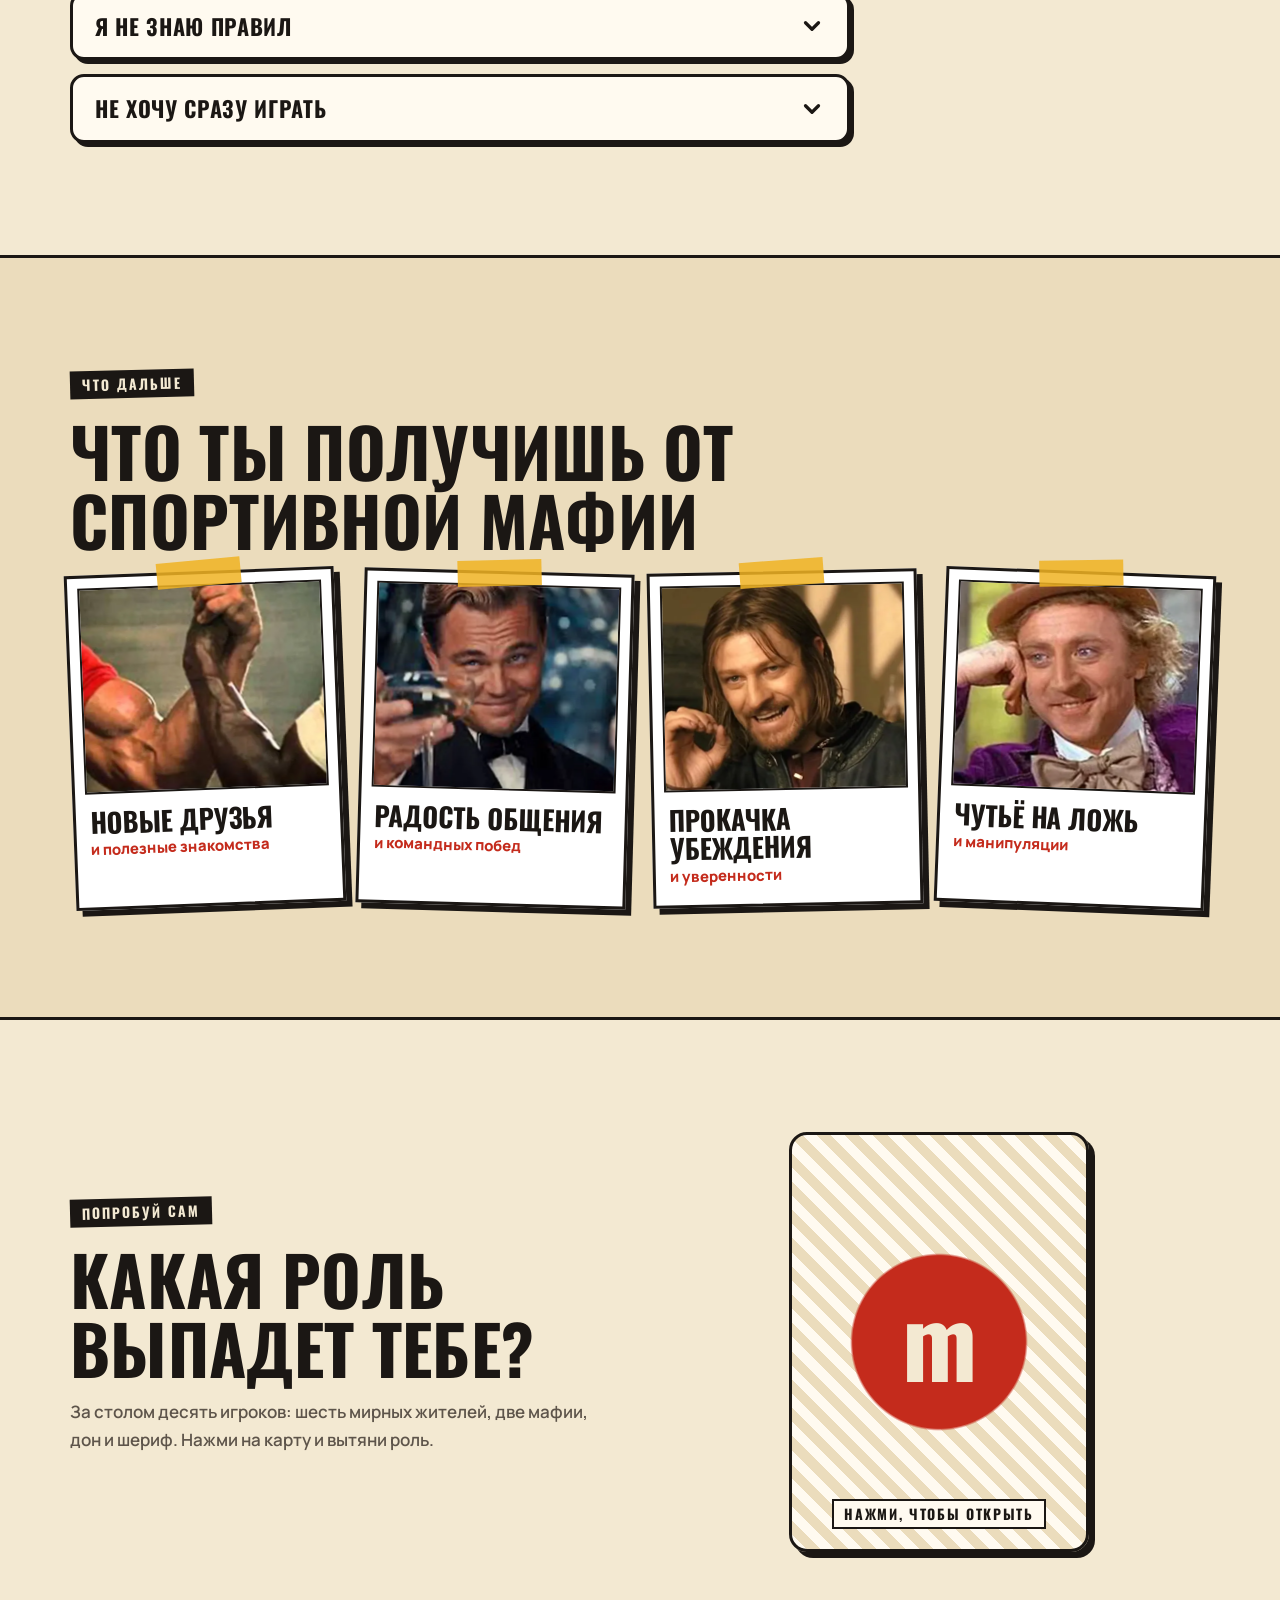
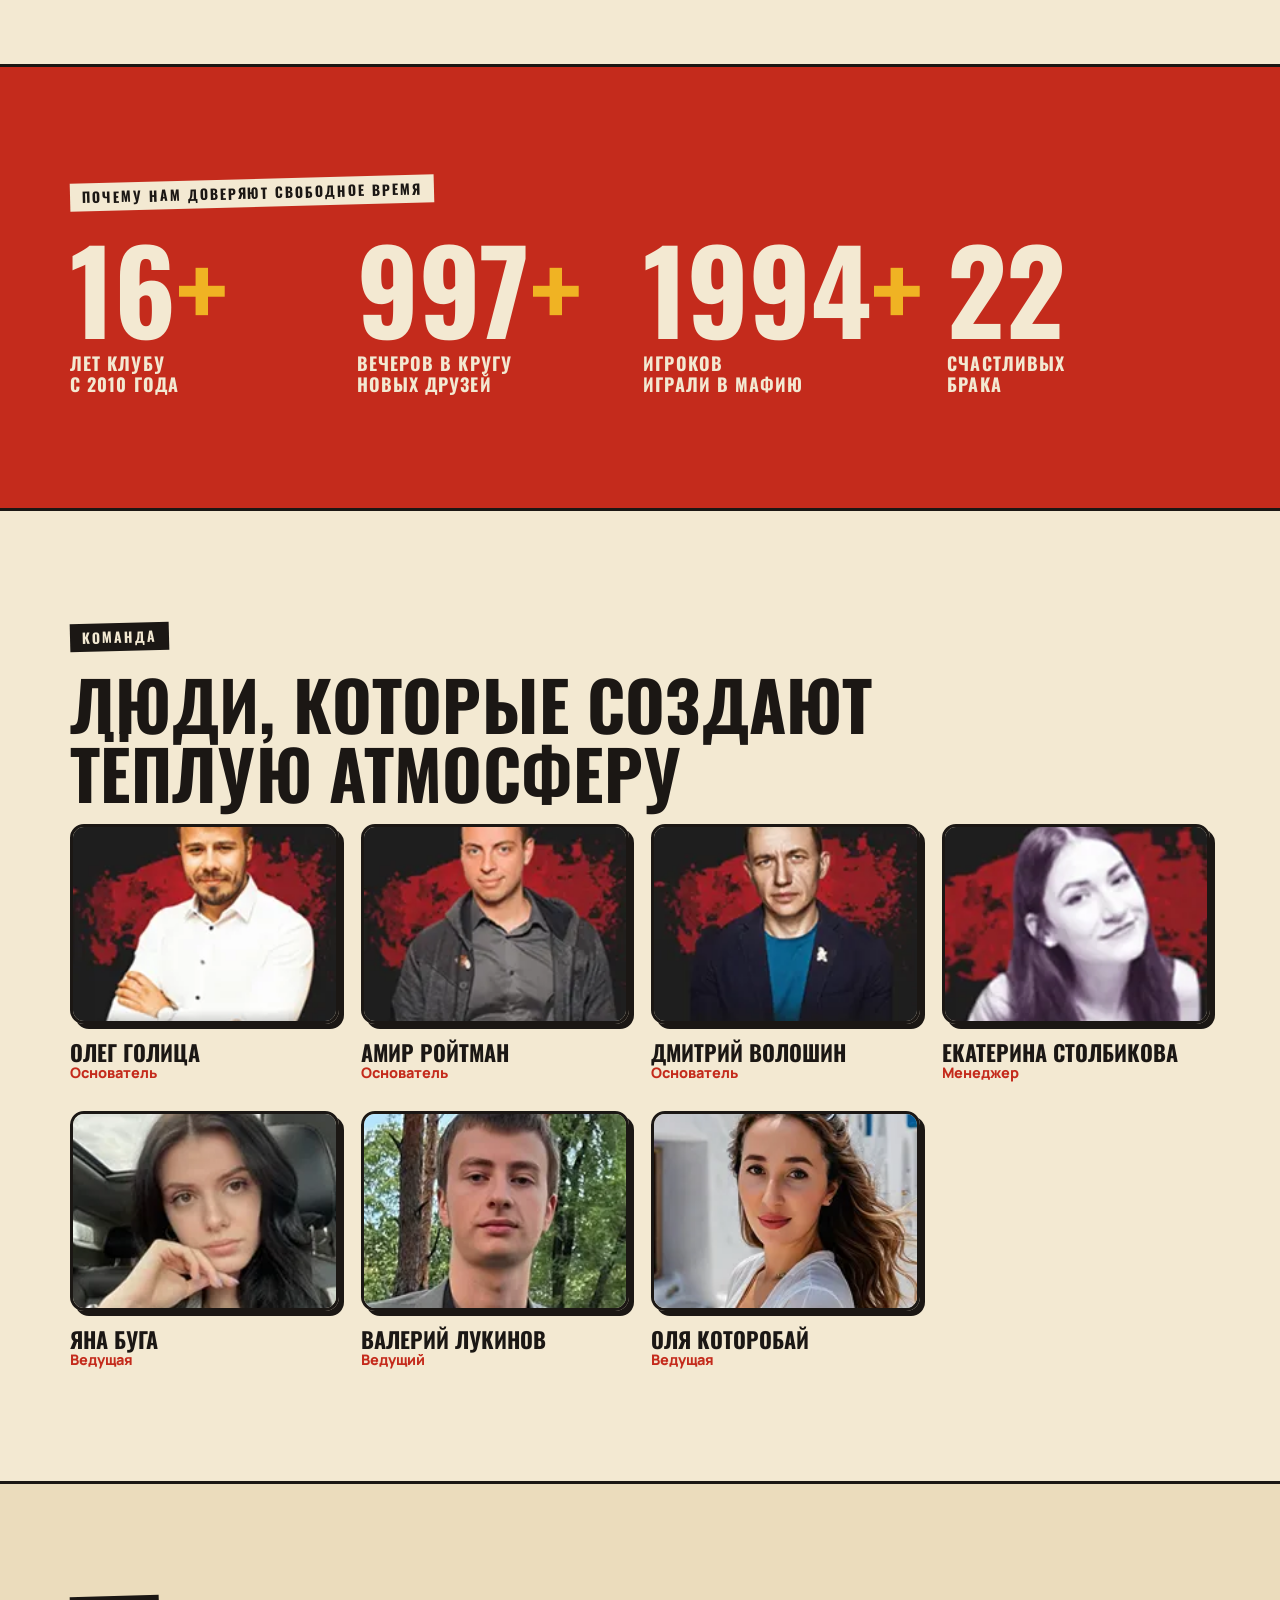
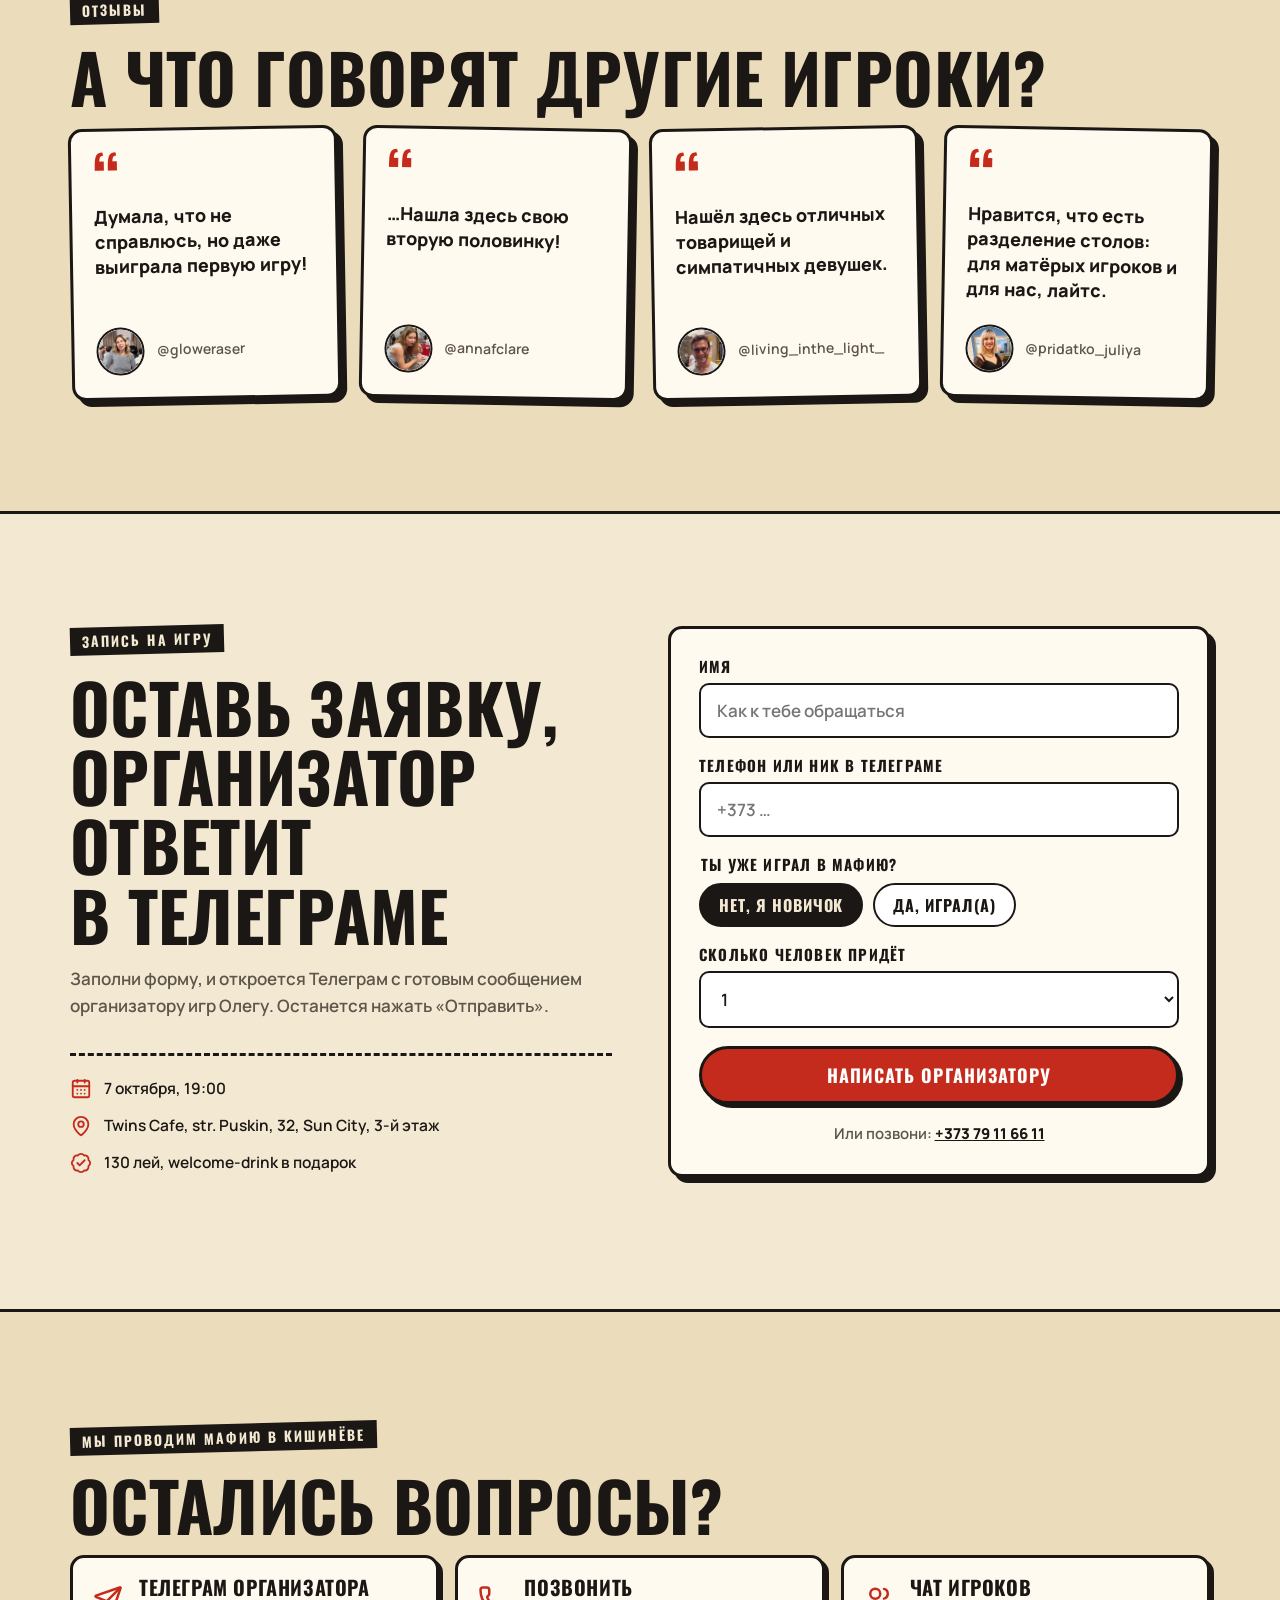
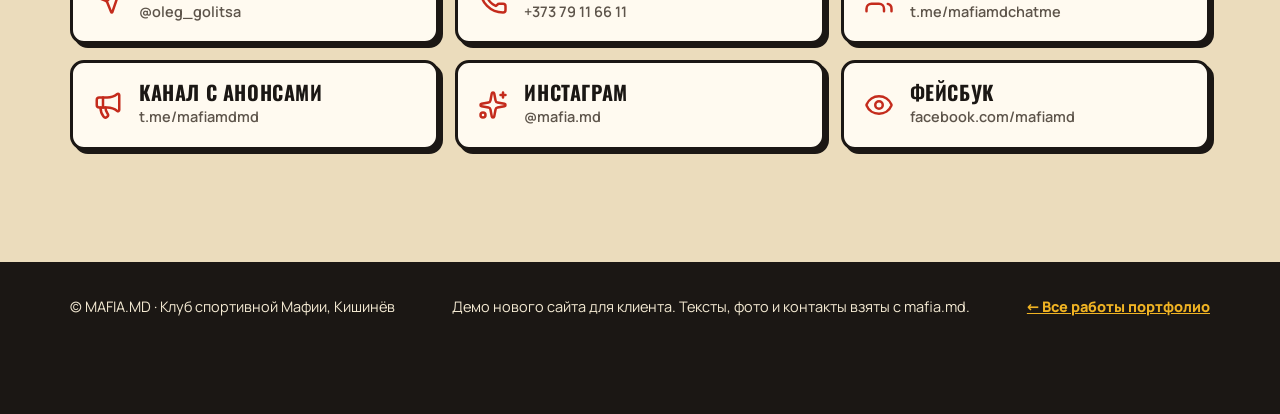
<file: mafia.html>
<!doctype html>
<html lang="ru">
<head>
<meta charset="utf-8">
<meta name="viewport" content="width=device-width, initial-scale=1">
<title>MAFIA.MD — клуб спортивной Мафии в Кишинёве</title>
<meta name="description" content="Клуб спортивной Мафии в Кишинёве с 2010 года. 130 лей за вечер, новичков встречает менеджер, ведущий объясняет правила. Запишись на ближайшую игру.">
<meta name="robots" content="noindex, nofollow">
<link rel="canonical" href="https://lalapuzlim-del.github.io/mafia.html">
<meta property="og:title" content="MAFIA.MD — клуб спортивной Мафии в Кишинёве">
<meta property="og:description" content="Новые друзья и эмоции, даже если ты никогда не играл в Мафию. Запишись на ближайшую игру.">
<meta property="og:type" content="website">
<meta property="og:locale" content="ru_RU">
<meta property="og:url" content="https://lalapuzlim-del.github.io/mafia.html">
<meta property="og:image" content="https://lalapuzlim-del.github.io/mafia-og.jpg">
<meta name="theme-color" content="#f3e9d2">
<link rel="icon" href="mafia-favicon.svg" type="image/svg+xml">
<link rel="preload" href="mafia-manrope-cyr-400.woff2" as="font" type="font/woff2" crossorigin>
<link rel="preload" href="mafia-oswald-cyr-700.woff2" as="font" type="font/woff2" crossorigin>
<link rel="stylesheet" href="mafia.css">
</head>
<body>
<a class="skip" href="#main">К содержанию</a>
<header class="top" id="top">
  <div class="top-in">
    <a class="logo" href="#top"><b aria-hidden="true">m</b><span>mafia.md</span></a>
    <nav aria-label="Основное меню">
      <a href="#fears">Новичкам</a>
      <a href="#gain">Что получишь</a>
      <a href="#roles">Роли</a>
      <a href="#team">Команда</a>
      <a href="#reviews">Отзывы</a>
      <a href="#contacts">Контакты</a>
    </nav>
    <a class="btn btn-sm" href="#book">Записаться</a>
  </div>
</header>

<main id="main">
<section class="hero">
    <div class="wrap hero-grid">
    <div class="hero-text">
      <div class="stamp" aria-hidden="true"><span>с<b>2010</b>года</span></div>
      <p class="eyebrow">Клуб спортивной Мафии · Кишинёв</p>
      <h1>Новые друзья и эмоции, даже если ты никогда не играл в&nbsp;<em>Мафию</em></h1>
      <p class="lead">130 лей за вечер игры в центре Кишинёва. Запишись сейчас и получи welcome-drink: чай, кофе, кола или вода.</p>
      <div class="cta-row">
        <a class="btn" href="#book">Записаться на игру</a>
        <a class="btn btn-ghost" href="#fears">Я никогда не играл</a>
      </div>
    </div>
    <aside class="next" aria-label="Ближайшая игра">
      <p class="next-label"><span class="dot"></span>Ближайшая игра</p>
      <p class="next-date" id="nextDate">7 октября</p>
      <p class="next-count" id="nextCount" aria-live="polite"></p>
      <ul class="facts">
        <li><svg aria-hidden="true" xmlns="http://www.w3.org/2000/svg" viewBox="0 0 24 24" fill="none" stroke="currentColor" stroke-width="2" stroke-linecap="round" stroke-linejoin="round" > <circle cx="12" cy="12" r="10" /> <path d="M12 6v6l4 2" /> </svg><span>Начало в 19:00</span></li>
        <li><svg aria-hidden="true" xmlns="http://www.w3.org/2000/svg" viewBox="0 0 24 24" fill="none" stroke="currentColor" stroke-width="2" stroke-linecap="round" stroke-linejoin="round" > <path d="M20 10c0 4.993-5.539 10.193-7.399 11.799a1 1 0 0 1-1.202 0C9.539 20.193 4 14.993 4 10a8 8 0 0 1 16 0" /> <circle cx="12" cy="10" r="3" /> </svg><span>Twins Cafe, str. Puskin, 32, Sun City, 3-й этаж</span></li>
        <li><svg aria-hidden="true" xmlns="http://www.w3.org/2000/svg" viewBox="0 0 24 24" fill="none" stroke="currentColor" stroke-width="2" stroke-linecap="round" stroke-linejoin="round" > <path d="M3.85 8.62a4 4 0 0 1 4.78-4.77 4 4 0 0 1 6.74 0 4 4 0 0 1 4.78 4.78 4 4 0 0 1 0 6.74 4 4 0 0 1-4.77 4.78 4 4 0 0 1-6.75 0 4 4 0 0 1-4.78-4.77 4 4 0 0 1 0-6.76Z" /> <path d="m16 9-5.5 5.5L8 12" /> </svg><span>130 лей, welcome-drink в подарок</span></li>
      </ul>
      <a class="btn btn-block" href="#book">Занять место</a>
    </aside>
  </div>
</section>

<div class="ticker" aria-hidden="true"><div><span>130 лей за вечер</span><span>Welcome-drink в подарок</span><span>Новичкам рады</span><span>Мафия в Кишинёве с 2010 года</span><span>130 лей за вечер</span><span>Welcome-drink в подарок</span><span>Новичкам рады</span><span>Мафия в Кишинёве с 2010 года</span><span>130 лей за вечер</span><span>Welcome-drink в подарок</span><span>Новичкам рады</span><span>Мафия в Кишинёве с 2010 года</span><span>130 лей за вечер</span><span>Welcome-drink в подарок</span><span>Новичкам рады</span><span>Мафия в Кишинёве с 2010 года</span></div></div>

<section class="sec" id="fears">
  <div class="wrap">
    <p class="eyebrow">Новичкам</p>
    <h2>«Я никого не знаю, у меня ничего не получится!»</h2>
    <p class="sub">Так думает почти каждый, кто приходит впервые. Вот что происходит на самом деле.</p>
    <div class="acc">
      <details name="fear" open><summary>Я никого не знаю <i><svg aria-hidden="true" xmlns="http://www.w3.org/2000/svg" viewBox="0 0 24 24" fill="none" stroke="currentColor" stroke-width="2" stroke-linecap="round" stroke-linejoin="round" > <path d="m6 9 6 6 6-6" /> </svg></i></summary><p>В клубе ты не останешься один. Каждого новичка встречает менеджер и помогает познакомиться. Уже через пару минут игры ты почувствуешь себя в теме.</p></details>
      <details name="fear"><summary>У меня нет таланта <i><svg aria-hidden="true" xmlns="http://www.w3.org/2000/svg" viewBox="0 0 24 24" fill="none" stroke="currentColor" stroke-width="2" stroke-linecap="round" stroke-linejoin="round" > <path d="m6 9 6 6 6-6" /> </svg></i></summary><p>В тебе уже есть всё для игры в Мафию. Если хоть раз в жизни ты чувствовал, что тебя пытаются обмануть, у тебя есть талант для этой игры.</p></details>
      <details name="fear"><summary>Я не знаю правил <i><svg aria-hidden="true" xmlns="http://www.w3.org/2000/svg" viewBox="0 0 24 24" fill="none" stroke="currentColor" stroke-width="2" stroke-linecap="round" stroke-linejoin="round" > <path d="m6 9 6 6 6-6" /> </svg></i></summary><p>Ведущие помогут и подстрахуют. В первых играх ведущий подсказывает на каждом шаге, так что ошибиться в правилах невозможно.</p></details>
      <details name="fear"><summary>Не хочу сразу играть <i><svg aria-hidden="true" xmlns="http://www.w3.org/2000/svg" viewBox="0 0 24 24" fill="none" stroke="currentColor" stroke-width="2" stroke-linecap="round" stroke-linejoin="round" > <path d="m6 9 6 6 6-6" /> </svg></i></summary><p>Можно посмотреть игру со стороны. Хочешь активно включиться, супер. Хочешь сначала понаблюдать, тоже нормально.</p></details>
    </div>
  </div>
</section>

<section class="sec sec-alt" id="gain">
  <div class="wrap">
    <p class="eyebrow">Что дальше</p>
    <h2>Что ты получишь от спортивной Мафии</h2>
    <div class="memes">
      <figure class="meme"><img src="mafia-finding-friends.webp" alt="" width="334" height="206" loading="lazy"><figcaption><b>Новые друзья</b><span>и полезные знакомства</span></figcaption></figure>
      <figure class="meme"><img src="mafia-victory-celebration.webp" alt="" width="334" height="206" loading="lazy"><figcaption><b>Радость общения</b><span>и командных побед</span></figcaption></figure>
      <figure class="meme"><img src="mafia-conviction-skill.webp" alt="" width="334" height="206" loading="lazy"><figcaption><b>Прокачка убеждения</b><span>и уверенности</span></figcaption></figure>
      <figure class="meme"><img src="mafia-lie-detector.webp" alt="" width="334" height="206" loading="lazy"><figcaption><b>Чутьё на ложь</b><span>и манипуляции</span></figcaption></figure>
    </div>
  </div>
</section>

<section class="sec" id="roles">
  <div class="wrap roles">
    <div>
      <p class="eyebrow">Попробуй сам</p>
      <h2>Какая роль выпадет тебе?</h2>
      <p class="sub">За столом десять игроков: шесть мирных жителей, две мафии, дон и шериф. Нажми на карту и вытяни роль.</p>
      <button class="btn btn-ghost" id="redraw" type="button" hidden>Вытянуть другую</button>
    </div>
    <div class="deck">
      <button class="card3d" id="card" type="button">
        <span class="face back"><b aria-hidden="true">m</b><small>Нажми, чтобы открыть</small></span>
        <span class="face front"><small>Твоя роль</small><strong id="roleName"></strong><span id="roleText"></span></span>
      </button>
    </div>
  </div>
</section>

<section class="sec stats" id="stats">
  <div class="wrap">
    <p class="eyebrow">Почему нам доверяют свободное время</p>
    <div class="stat-row">
      <div><b data-to="16">16</b><span>лет клубу<br>с 2010 года</span></div>
      <div><b data-to="1000">1000</b><span>вечеров в кругу<br>новых друзей</span></div>
      <div><b data-to="2000">2000</b><span>игроков<br>играли в Мафию</span></div>
      <div><b data-to="22">22</b><span>счастливых<br>брака</span></div>
    </div>
  </div>
</section>

<section class="sec" id="team">
  <div class="wrap">
    <p class="eyebrow">Команда</p>
    <h2>Люди, которые создают тёплую атмосферу</h2>
    <div class="team">
      <figure><img src="mafia-oleg-golitsa.webp" alt="Олег Голица" width="200" height="200" loading="lazy"><figcaption><b>Олег Голица</b><span>Основатель</span></figcaption></figure>
      <figure><img src="mafia-amir-roitman.webp" alt="Амир Ройтман" width="200" height="200" loading="lazy"><figcaption><b>Амир Ройтман</b><span>Основатель</span></figcaption></figure>
      <figure><img src="mafia-dmitrii-voloshin.webp" alt="Дмитрий Волошин" width="200" height="200" loading="lazy"><figcaption><b>Дмитрий Волошин</b><span>Основатель</span></figcaption></figure>
      <figure><img src="mafia-ekaterina-stolbikova.webp" alt="Екатерина Столбикова" width="200" height="200" loading="lazy"><figcaption><b>Екатерина Столбикова</b><span>Менеджер</span></figcaption></figure>
      <figure><img src="mafia-yana-buga.webp" alt="Яна Буга" width="200" height="200" loading="lazy"><figcaption><b>Яна Буга</b><span>Ведущая</span></figcaption></figure>
      <figure><img src="mafia-valerii-lukinov.webp" alt="Валерий Лукинов" width="200" height="200" loading="lazy"><figcaption><b>Валерий Лукинов</b><span>Ведущий</span></figcaption></figure>
      <figure><img src="mafia-olya-kotorobai.webp" alt="Оля Которобай" width="200" height="200" loading="lazy"><figcaption><b>Оля Которобай</b><span>Ведущая</span></figcaption></figure>
    </div>
  </div>
</section>

<section class="sec sec-alt" id="reviews">
  <div class="wrap">
    <p class="eyebrow">Отзывы</p>
    <h2>А что говорят другие игроки?</h2>
    <div class="reviews">
      <blockquote><p>Думала, что не справлюсь, но даже выиграла первую игру!</p><footer><img src="mafia-gloweraser.webp" alt="" width="48" height="48" loading="lazy"><cite>@gloweraser</cite></footer></blockquote>
      <blockquote><p>…Нашла здесь свою вторую половинку!</p><footer><img src="mafia-annafclare.webp" alt="" width="48" height="48" loading="lazy"><cite>@annafclare</cite></footer></blockquote>
      <blockquote><p>Нашёл здесь отличных товарищей и симпатичных девушек.</p><footer><img src="mafia-living_inthe_light_.webp" alt="" width="48" height="48" loading="lazy"><cite>@living_inthe_light_</cite></footer></blockquote>
      <blockquote><p>Нравится, что есть разделение столов: для матёрых игроков и для нас, лайтс.</p><footer><img src="mafia-pridatko_juliya.webp" alt="" width="48" height="48" loading="lazy"><cite>@pridatko_juliya</cite></footer></blockquote>
    </div>
  </div>
</section>

<section class="sec" id="book">
  <div class="wrap book">
    <div>
      <p class="eyebrow">Запись на игру</p>
      <h2>Оставь заявку, организатор ответит в Телеграме</h2>
      <p class="sub">Заполни форму, и откроется Телеграм с готовым сообщением организатору игр Олегу. Останется нажать «Отправить».</p>
      <ul class="facts">
        <li><svg aria-hidden="true" xmlns="http://www.w3.org/2000/svg" viewBox="0 0 24 24" fill="none" stroke="currentColor" stroke-width="2" stroke-linecap="round" stroke-linejoin="round" > <path d="M8 2v3" /> <path d="M16 2v3" /> <rect x="3" y="3" width="18" height="18" rx="2" /> <path d="M3 9h18" /> <path d="M8 13h.01" /> <path d="M12 13h.01" /> <path d="M16 13h.01" /> <path d="M8 17h.01" /> <path d="M12 17h.01" /> <path d="M16 17h.01" /> </svg><span id="bookDate">7 октября, 19:00</span></li>
        <li><svg aria-hidden="true" xmlns="http://www.w3.org/2000/svg" viewBox="0 0 24 24" fill="none" stroke="currentColor" stroke-width="2" stroke-linecap="round" stroke-linejoin="round" > <path d="M20 10c0 4.993-5.539 10.193-7.399 11.799a1 1 0 0 1-1.202 0C9.539 20.193 4 14.993 4 10a8 8 0 0 1 16 0" /> <circle cx="12" cy="10" r="3" /> </svg><span>Twins Cafe, str. Puskin, 32, Sun City, 3-й этаж</span></li>
        <li><svg aria-hidden="true" xmlns="http://www.w3.org/2000/svg" viewBox="0 0 24 24" fill="none" stroke="currentColor" stroke-width="2" stroke-linecap="round" stroke-linejoin="round" > <path d="M3.85 8.62a4 4 0 0 1 4.78-4.77 4 4 0 0 1 6.74 0 4 4 0 0 1 4.78 4.78 4 4 0 0 1 0 6.74 4 4 0 0 1-4.77 4.78 4 4 0 0 1-6.75 0 4 4 0 0 1-4.78-4.77 4 4 0 0 1 0-6.76Z" /> <path d="m16 9-5.5 5.5L8 12" /> </svg><span>130 лей, welcome-drink в подарок</span></li>
      </ul>
    </div>
    <form id="form" novalidate>
      <label>Имя<input name="name" autocomplete="given-name" required placeholder="Как к тебе обращаться"></label>
      <label>Телефон или ник в Телеграме<input name="contact" autocomplete="tel" required placeholder="+373 …"></label>
      <fieldset><legend>Ты уже играл в Мафию?</legend>
        <label class="chip"><input type="radio" name="exp" value="я новичок" checked><span>Нет, я новичок</span></label>
        <label class="chip"><input type="radio" name="exp" value="играл(а) раньше"><span>Да, играл(а)</span></label>
      </fieldset>
      <label>Сколько человек придёт<select name="n"><option>1</option><option>2</option><option>3</option><option>4</option><option>5 и больше</option></select></label>
      <p class="err" id="err" role="alert" hidden></p>
      <button class="btn btn-block" type="submit">Написать организатору</button>
      <p class="hint">Или позвони: <a href="tel:+37379116611">+373 79 11 66 11</a></p>
    </form>
  </div>
</section>

<section class="sec sec-alt" id="contacts">
  <div class="wrap">
    <p class="eyebrow">Мы проводим Мафию в Кишинёве</p>
    <h2>Остались вопросы?</h2>
    <div class="contacts">
      <a class="ct" href="https://t.me/oleg_golitsa" rel="noopener"><svg aria-hidden="true" xmlns="http://www.w3.org/2000/svg" viewBox="0 0 24 24" fill="none" stroke="currentColor" stroke-width="2" stroke-linecap="round" stroke-linejoin="round" > <path d="M14.536 21.686a.5.5 0 0 0 .937-.024l6.5-19a.496.496 0 0 0-.635-.635l-19 6.5a.5.5 0 0 0-.024.937l7.93 3.18a2 2 0 0 1 1.112 1.11z" /> <path d="m21.854 2.147-10.94 10.939" /> </svg><b>Телеграм организатора</b><span>@oleg_golitsa</span></a>
      <a class="ct" href="tel:+37379116611"><svg aria-hidden="true" xmlns="http://www.w3.org/2000/svg" viewBox="0 0 24 24" fill="none" stroke="currentColor" stroke-width="2" stroke-linecap="round" stroke-linejoin="round" > <path d="M13.832 16.568a1 1 0 0 0 1.213-.303l.355-.465A2 2 0 0 1 17 15h3a2 2 0 0 1 2 2v3a2 2 0 0 1-2 2A18 18 0 0 1 2 4a2 2 0 0 1 2-2h3a2 2 0 0 1 2 2v3a2 2 0 0 1-.8 1.6l-.468.351a1 1 0 0 0-.292 1.233 14 14 0 0 0 6.392 6.384" /> </svg><b>Позвонить</b><span>+373 79 11 66 11</span></a>
      <a class="ct" href="https://t.me/mafiamdchatme" rel="noopener"><svg aria-hidden="true" xmlns="http://www.w3.org/2000/svg" viewBox="0 0 24 24" fill="none" stroke="currentColor" stroke-width="2" stroke-linecap="round" stroke-linejoin="round" > <path d="M16 21v-2a4 4 0 0 0-4-4H6a4 4 0 0 0-4 4v2" /> <path d="M16 3.128a4 4 0 0 1 0 7.744" /> <path d="M22 21v-2a4 4 0 0 0-3-3.87" /> <circle cx="9" cy="7" r="4" /> </svg><b>Чат игроков</b><span>t.me/mafiamdchatme</span></a>
      <a class="ct" href="https://t.me/mafiamdmd" rel="noopener"><svg aria-hidden="true" xmlns="http://www.w3.org/2000/svg" viewBox="0 0 24 24" fill="none" stroke="currentColor" stroke-width="2" stroke-linecap="round" stroke-linejoin="round" > <path d="M11 6a13 13 0 0 0 8.4-2.8A1 1 0 0 1 21 4v12a1 1 0 0 1-1.6.8A13 13 0 0 0 11 14H5a2 2 0 0 1-2-2V8a2 2 0 0 1 2-2z" /> <path d="M6 14a12 12 0 0 0 2.4 7.2 2 2 0 0 0 3.2-2.4A8 8 0 0 1 10 14" /> <path d="M8 6v8" /> </svg><b>Канал с анонсами</b><span>t.me/mafiamdmd</span></a>
      <a class="ct" href="https://www.instagram.com/mafia.md" rel="noopener"><svg aria-hidden="true" xmlns="http://www.w3.org/2000/svg" viewBox="0 0 24 24" fill="none" stroke="currentColor" stroke-width="2" stroke-linecap="round" stroke-linejoin="round" > <path d="M11.017 2.814a1 1 0 0 1 1.966 0l1.051 5.558a2 2 0 0 0 1.594 1.594l5.558 1.051a1 1 0 0 1 0 1.966l-5.558 1.051a2 2 0 0 0-1.594 1.594l-1.051 5.558a1 1 0 0 1-1.966 0l-1.051-5.558a2 2 0 0 0-1.594-1.594l-5.558-1.051a1 1 0 0 1 0-1.966l5.558-1.051a2 2 0 0 0 1.594-1.594z" /> <path d="M20 2v4" /> <path d="M22 4h-4" /> <circle cx="4" cy="20" r="2" /> </svg><b>Инстаграм</b><span>@mafia.md</span></a>
      <a class="ct" href="https://www.facebook.com/mafiamd" rel="noopener"><svg aria-hidden="true" xmlns="http://www.w3.org/2000/svg" viewBox="0 0 24 24" fill="none" stroke="currentColor" stroke-width="2" stroke-linecap="round" stroke-linejoin="round" > <path d="M2.062 12.348a1 1 0 0 1 0-.696 10.75 10.75 0 0 1 19.876 0 1 1 0 0 1 0 .696 10.75 10.75 0 0 1-19.876 0" /> <circle cx="12" cy="12" r="3" /> </svg><b>Фейсбук</b><span>facebook.com/mafiamd</span></a>
    </div>
  </div>
</section>
</main>

<footer class="foot">
  <div class="wrap">
    <span>© MAFIA.MD · Клуб спортивной Мафии, Кишинёв</span>
    <span>Демо нового сайта для клиента. Тексты, фото и контакты взяты с mafia.md.</span>
    <a href="index.html">← Все работы портфолио</a>
  </div>
</footer>
<div class="sticky"><a class="btn btn-block" href="#book">Записаться · 130 лей</a></div>
<script src="mafia.js" defer></script>
</body>
</html>
</file>
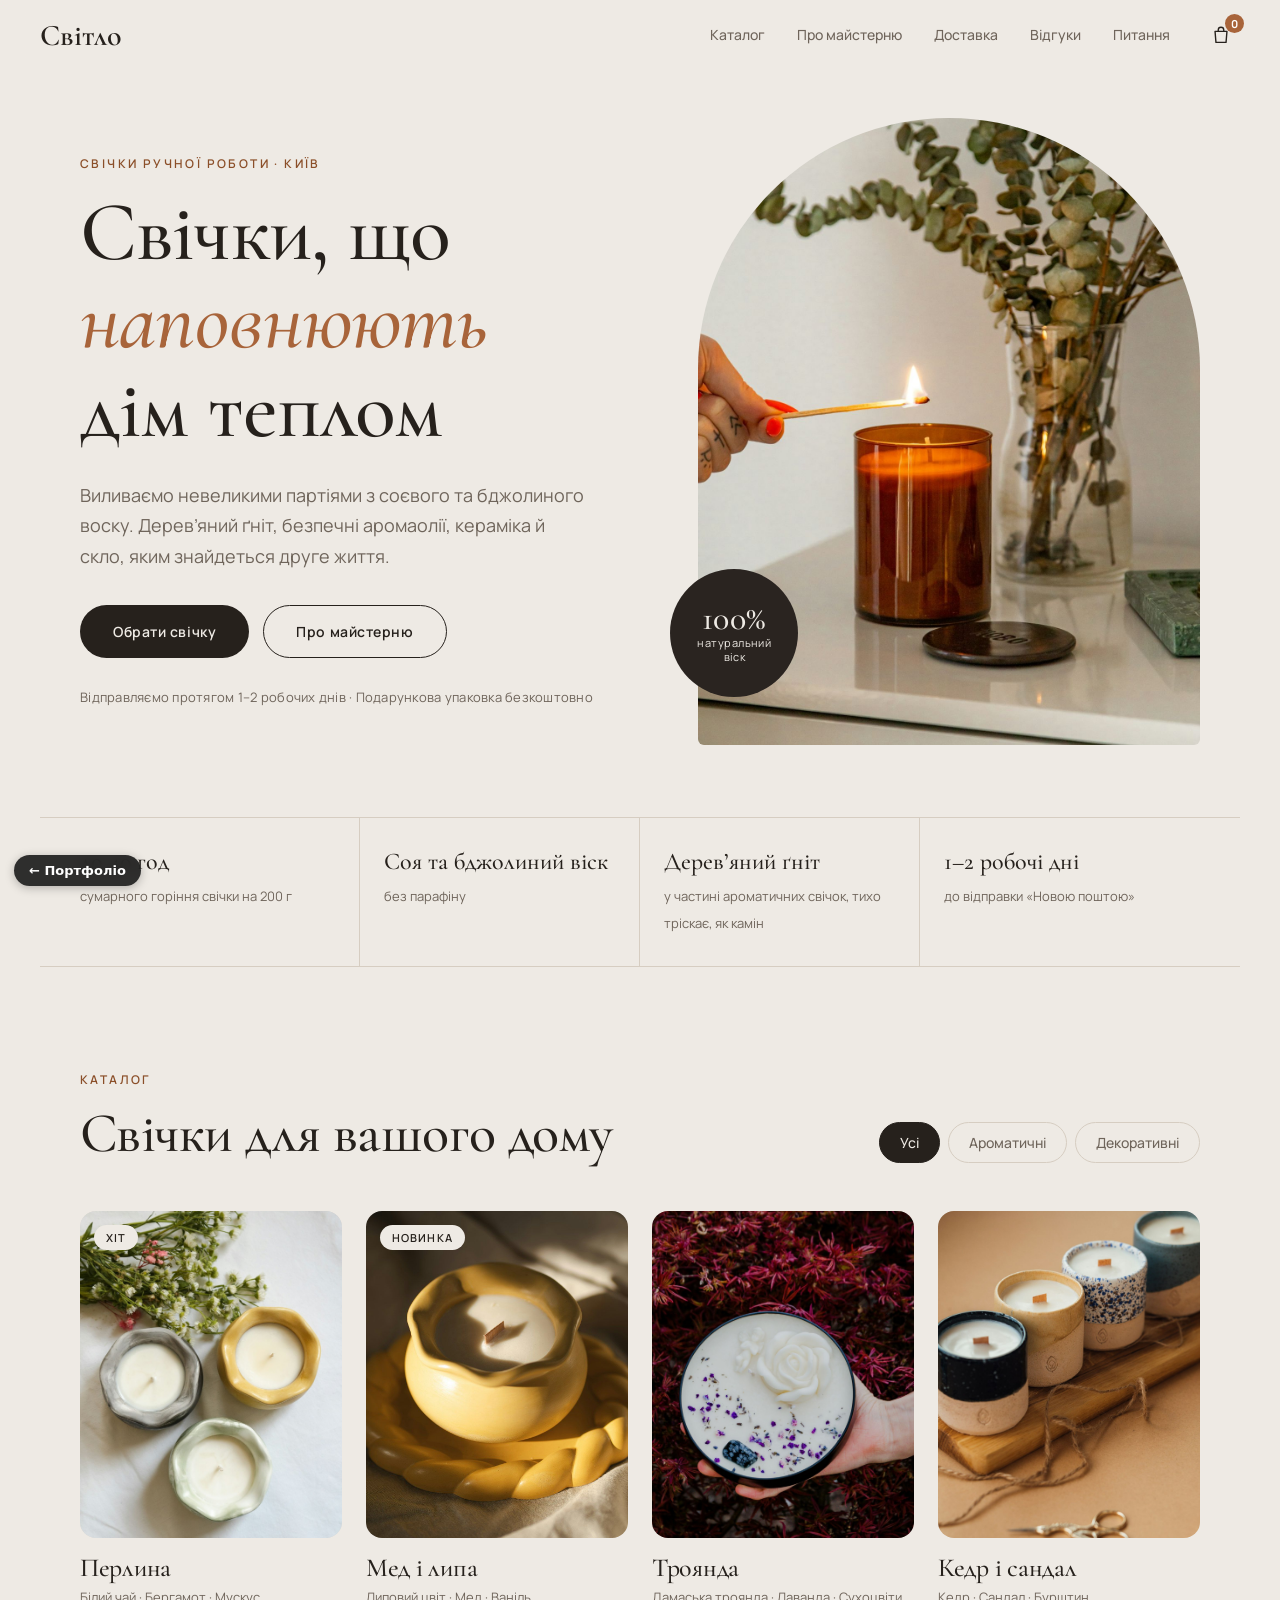
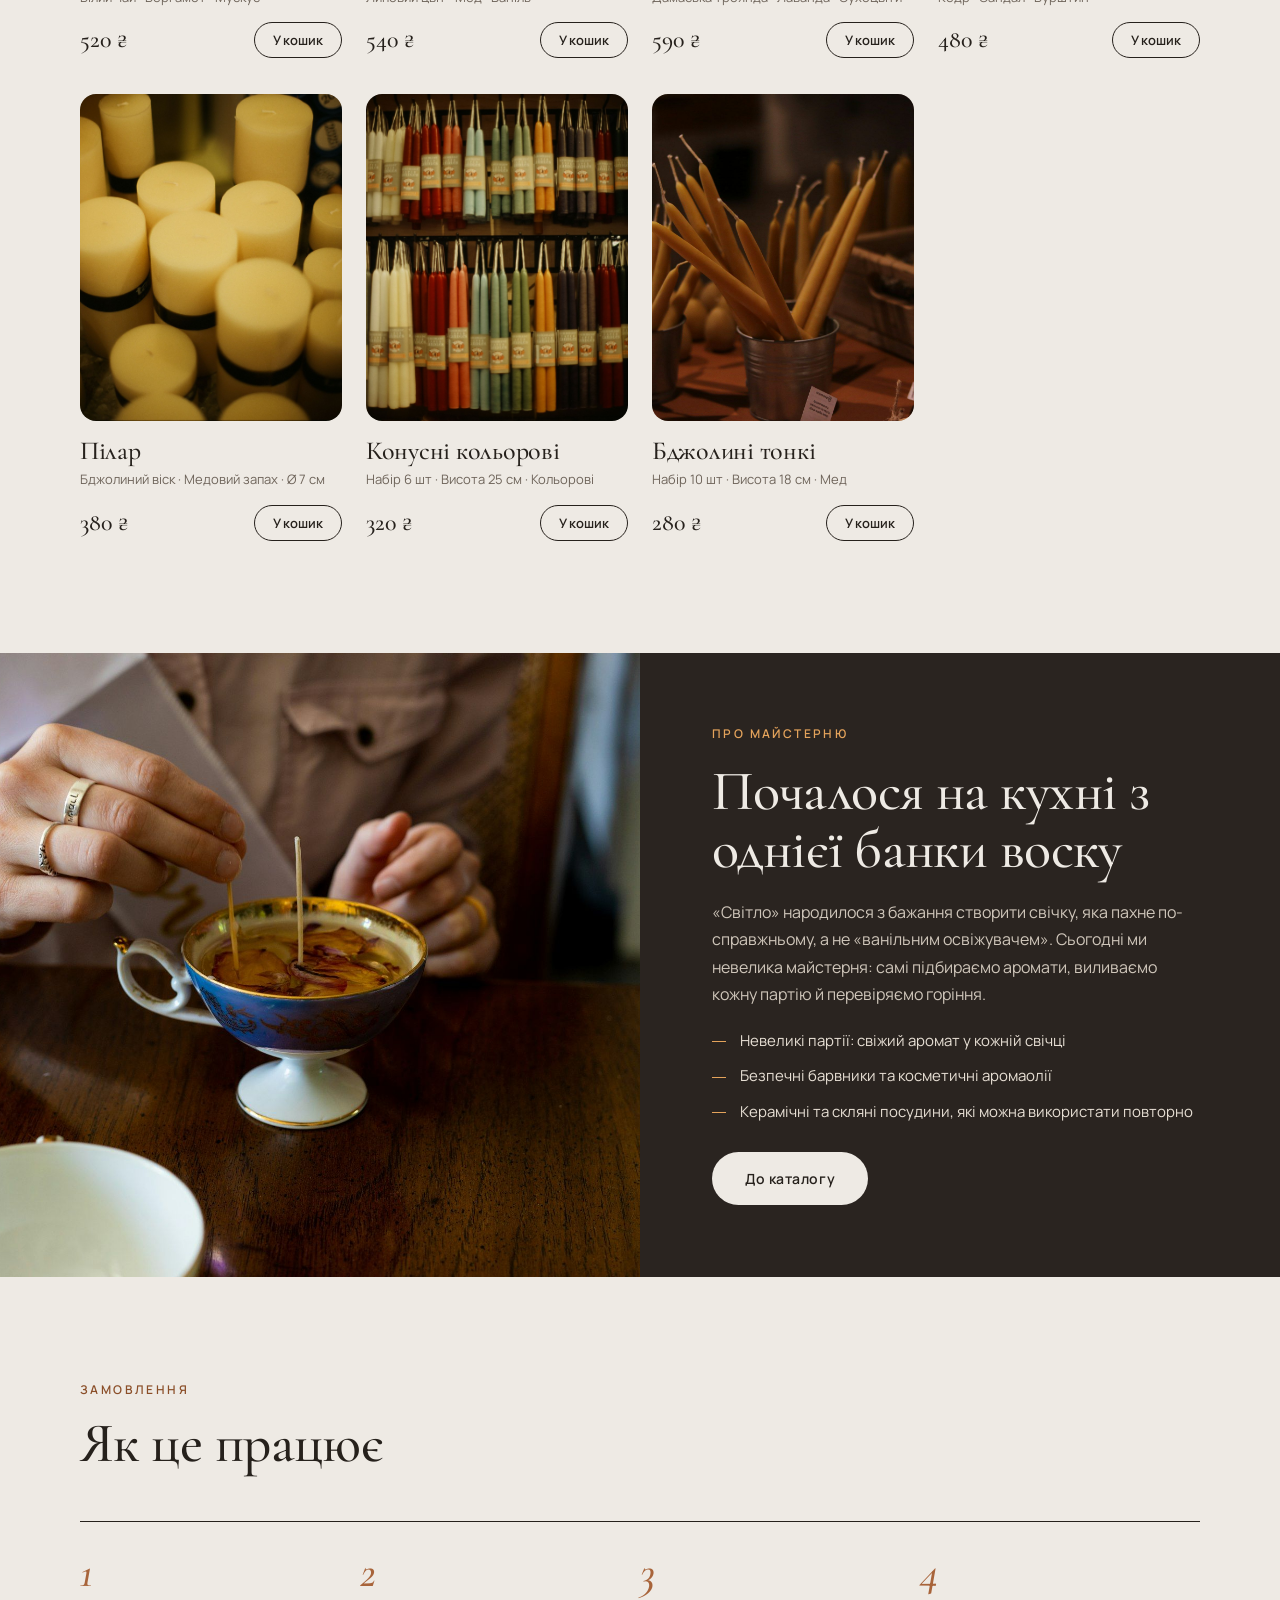
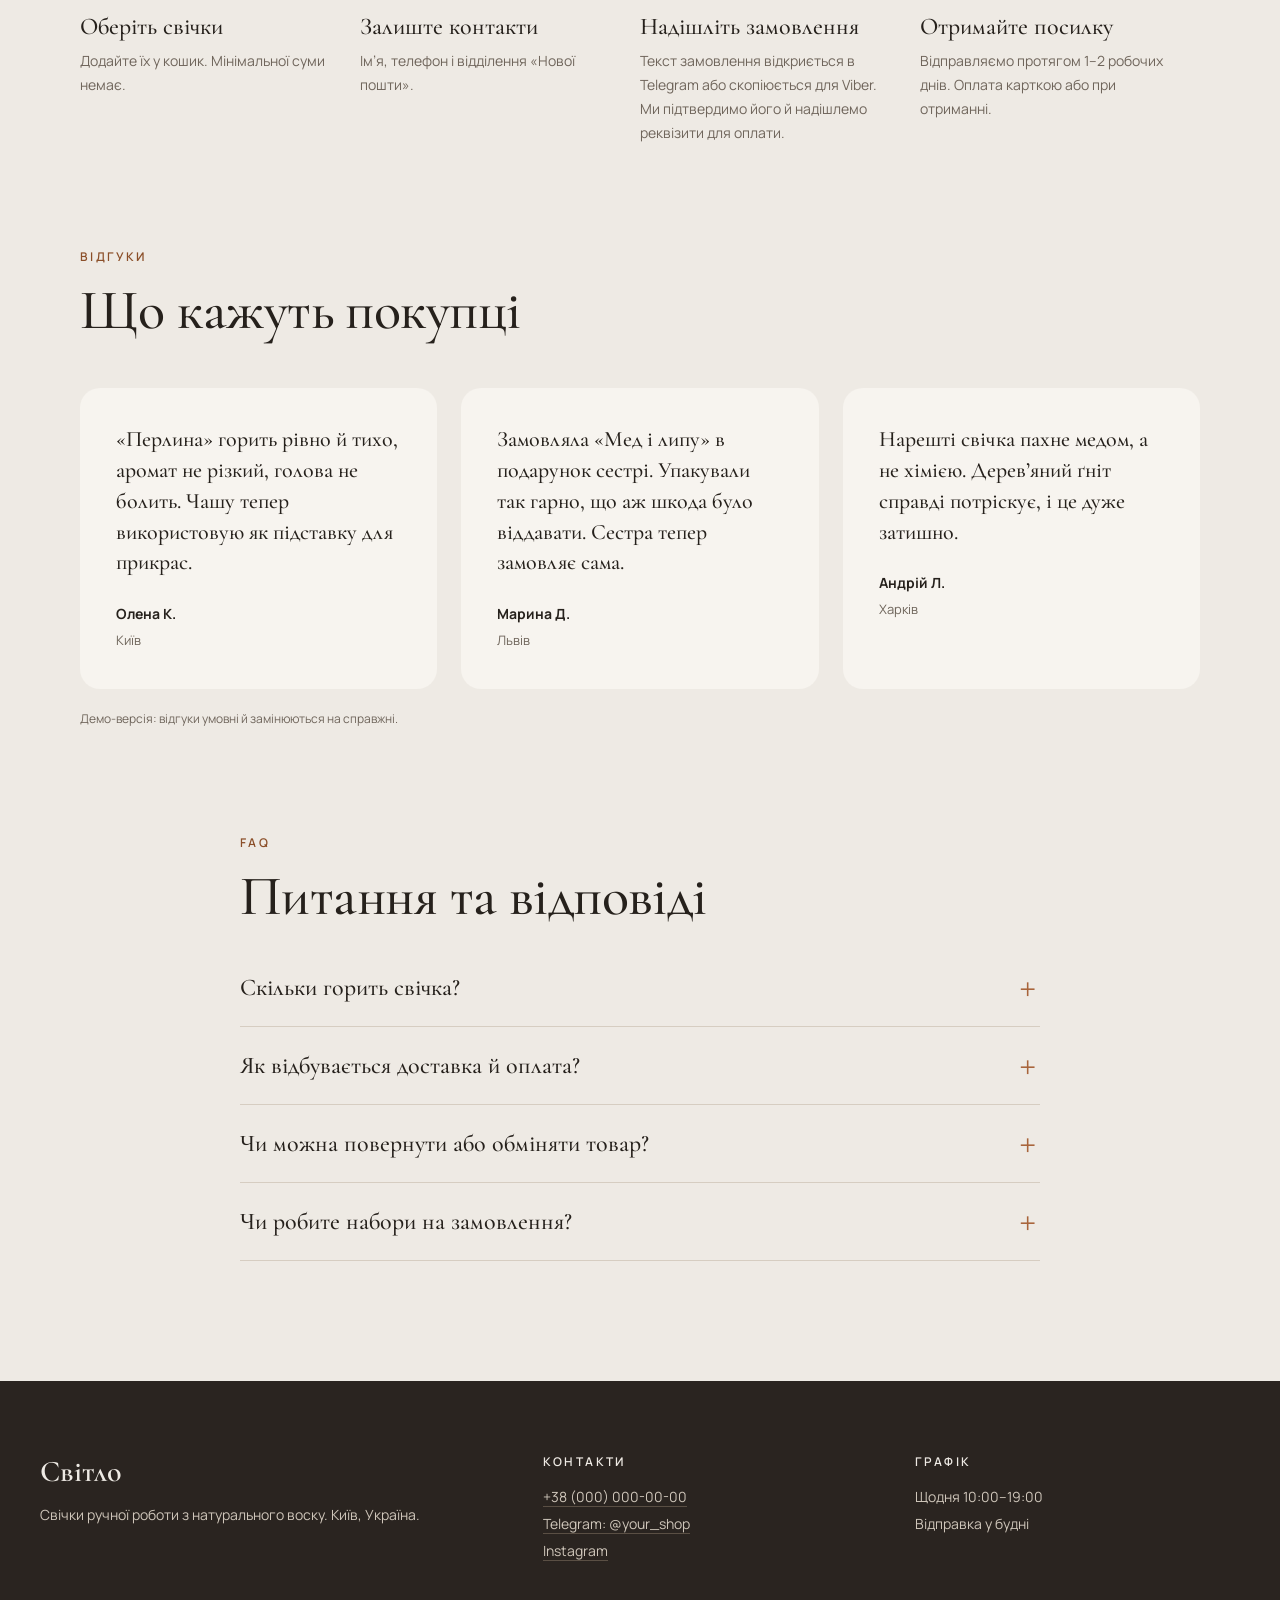
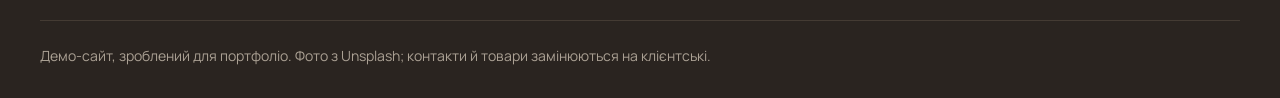
<file: svitlo.html>
<!doctype html>
<html lang="uk">
<head>
<meta charset="utf-8">
<meta name="viewport" content="width=device-width, initial-scale=1">
<title>Світло — свічки ручної роботи з натурального воску</title>
<meta name="description" content="Свічки ручної роботи з соєвого та бджолиного воску. Ароматичні свічки з дерев’яним ґнотом, подарункова упаковка, доставка «Новою поштою» по Україні.">
<meta name="robots" content="noindex, nofollow">
<link rel="canonical" href="https://lalapuzlim-del.github.io/svitlo.html">
<meta property="og:title" content="Світло — свічки ручної роботи">
<meta property="og:description" content="Соєвий та бджолиний віск, аромати, що створюють настрій. Доставка по Україні.">
<meta property="og:type" content="website">
<meta property="og:locale" content="uk_UA">
<meta property="og:url" content="https://lalapuzlim-del.github.io/svitlo.html">
<meta property="og:image" content="https://lalapuzlim-del.github.io/svitlo-hero.jpg">
<meta name="theme-color" content="#EEEAE4">
<link rel="icon" href="svitlo-favicon.svg" type="image/svg+xml">
<link rel="preconnect" href="https://fonts.googleapis.com">
<link rel="preconnect" href="https://fonts.gstatic.com" crossorigin>
<link href="https://fonts.googleapis.com/css2?family=Cormorant+Garamond:ital,wght@0,500;0,600;1,500&family=Manrope:wght@400;500;600;700&display=swap" rel="stylesheet">
<link rel="stylesheet" href="svitlo.css">
<script type="application/ld+json">
{"@context":"https://schema.org","@type":"Store","name":"Світло","description":"Свічки ручної роботи з соєвого воску","url":"https://lalapuzlim-del.github.io/svitlo.html","telephone":"+380000000000","address":{"@type":"PostalAddress","addressCountry":"UA","addressLocality":"Київ"},"priceRange":"₴₴"}
</script>
</head>
<body>
<header class="top" id="top">
  <a class="logo" href="#top" aria-label="Світло — на початок">Світло</a>
  <nav aria-label="Основна навігація" id="nav">
    <a href="#catalog">Каталог</a>
    <a href="#about">Про майстерню</a>
    <a href="#how">Доставка</a>
    <a href="#reviews">Відгуки</a>
    <a href="#faq">Питання</a>
  </nav>
  <button class="cart-btn" id="openCart">
    <span style="position:absolute;width:1px;height:1px;overflow:hidden;clip:rect(0 0 0 0)">Кошик:</span>
    <svg width="22" height="22" viewBox="0 0 24 24" fill="none" stroke="currentColor" stroke-width="1.5" stroke-linecap="round" stroke-linejoin="round" aria-hidden="true"><path d="M5.5 8h13l-1 12h-11l-1-12z"/><path d="M9 8V6.5a3 3 0 0 1 6 0V8"/></svg>
    <span class="count" id="cartCount">0</span>
  </button>
  <button class="burger" id="burger" aria-label="Меню" aria-expanded="false"><span></span><span></span></button>
</header>

<main>
  <section class="hero">
    <div class="hero-text">
      <p class="eyebrow">Свічки ручної роботи · Київ</p>
      <h1>Свічки, що <em>наповнюють</em> дім теплом</h1>
      <p class="lead">Виливаємо невеликими партіями з соєвого та бджолиного воску. Дерев’яний ґніт, безпечні аромаолії, кераміка й скло, яким знайдеться друге життя.</p>
      <div class="cta-row">
        <a class="btn primary" href="#catalog">Обрати свічку</a>
        <a class="btn ghost" href="#about">Про майстерню</a>
      </div>
      <p class="hero-note">Відправляємо протягом 1–2 робочих днів · Подарункова упаковка безкоштовно</p>
    </div>
    <div class="hero-art">
      <div class="arch"><img src="svitlo-hero.jpg" alt="Свічка в бурштиновому слоїку, яку запалюють сірником, поруч гілки евкаліпта" fetchpriority="high"></div>
      <div class="badge"><b>100%</b><span>натуральний<br>віск</span></div>
    </div>
  </section>

  <section class="facts" aria-label="Переваги">
    <div><b>до 40 год</b><span>сумарного горіння свічки на 200 г</span></div>
    <div><b>Соя та бджолиний віск</b><span>без парафіну</span></div>
    <div><b>Дерев’яний ґніт</b><span>у частині ароматичних свічок, тихо тріскає, як камін</span></div>
    <div><b>1–2 робочі дні</b><span>до відправки «Новою поштою»</span></div>
  </section>

  <section class="section" id="catalog">
    <div class="head">
      <div><p class="eyebrow">Каталог</p><h2>Свічки для вашого дому</h2></div>
      <div class="chips" id="chips" role="tablist" aria-label="Категорії"></div>
    </div>
    <div class="grid" id="grid"></div>
  </section>

  <section class="band" id="about">
    <div class="band-img"><img src="svitlo-workshop.jpg" alt="Руки майстрині вставляють дерев’яний ґніт у свічку в чашці" loading="lazy"></div>
    <div class="band-text">
      <p class="eyebrow">Про майстерню</p>
      <h2>Почалося на кухні з однієї банки воску</h2>
      <p>«Світло» народилося з бажання створити свічку, яка пахне по-справжньому, а не «ванільним освіжувачем». Сьогодні ми невелика майстерня: самі підбираємо аромати, виливаємо кожну партію й перевіряємо горіння.</p>
      <ul class="ticks">
        <li>Невеликі партії: свіжий аромат у кожній свічці</li>
        <li>Безпечні барвники та косметичні аромаолії</li>
        <li>Керамічні та скляні посудини, які можна використати повторно</li>
      </ul>
      <a class="btn light" href="#catalog">До каталогу</a>
    </div>
  </section>

  <section class="section" id="how">
    <div class="head"><div><p class="eyebrow">Замовлення</p><h2>Як це працює</h2></div></div>
    <ol class="steps">
      <li><span>1</span><b>Оберіть свічки</b><p>Додайте їх у кошик. Мінімальної суми немає.</p></li>
      <li><span>2</span><b>Залиште контакти</b><p>Ім’я, телефон і відділення «Нової пошти».</p></li>
      <li><span>3</span><b>Надішліть замовлення</b><p>Текст замовлення відкриється в Telegram або скопіюється для Viber. Ми підтвердимо його й надішлемо реквізити для оплати.</p></li>
      <li><span>4</span><b>Отримайте посилку</b><p>Відправляємо протягом 1–2 робочих днів. Оплата карткою або при отриманні.</p></li>
    </ol>
  </section>

  <section class="section reviews" id="reviews">
    <div class="head"><div><p class="eyebrow">Відгуки</p><h2>Що кажуть покупці</h2></div></div>
    <div class="rv-grid">
      <figure><blockquote>«Перлина» горить рівно й тихо, аромат не різкий, голова не болить. Чашу тепер використовую як підставку для прикрас.</blockquote><figcaption><b>Олена К.</b><span>Київ</span></figcaption></figure>
      <figure><blockquote>Замовляла «Мед і липу» в подарунок сестрі. Упакували так гарно, що аж шкода було віддавати. Сестра тепер замовляє сама.</blockquote><figcaption><b>Марина Д.</b><span>Львів</span></figcaption></figure>
      <figure><blockquote>Нарешті свічка пахне медом, а не хімією. Дерев’яний ґніт справді потріскує, і це дуже затишно.</blockquote><figcaption><b>Андрій Л.</b><span>Харків</span></figcaption></figure>
    </div>
    <p class="demo-note">Демо-версія: відгуки умовні й замінюються на справжні.</p>
  </section>

  <section class="section faq" id="faq">
    <div class="head"><div><p class="eyebrow">FAQ</p><h2>Питання та відповіді</h2></div></div>
    <details><summary>Скільки горить свічка?</summary><p>Ароматична свічка на 200&nbsp;г горить орієнтовно 30–40 годин сумарно, тобто близько десяти вечорів по 3–4 години. Точний час залежить від протягів і довжини ґноту. Перший раз давайте їй прогрітися 2–3 години, щоб віск розплавився рівномірно по всьому колу. Не залишайте запалену свічку без нагляду й гасіть її після 4 годин горіння.</p></details>
    <details><summary>Як відбувається доставка й оплата?</summary><p>Відправляємо «Новою поштою» по всій Україні протягом 1–2 робочих днів після підтвердження замовлення. Доставка безкоштовна від 1 200&nbsp;грн, а для менших замовлень оплачується за тарифами перевізника. Оплата карткою або накладеним платежем.</p></details>
    <details><summary>Чи можна повернути або обміняти товар?</summary><p>Так, протягом 14 днів, якщо свічка не використовувалася, а упаковка збережена.</p></details>
    <details><summary>Чи робите набори на замовлення?</summary><p>Так: напишіть нам, і ми зберемо набір під ваш бюджет та подію, від 3 свічок.</p></details>
  </section>
</main>

<footer class="foot">
  <div class="foot-grid">
    <div><a class="logo" href="#top">Світло</a><p>Свічки ручної роботи з натурального воску. Київ, Україна.</p></div>
    <div><b>Контакти</b><p><a href="tel:+380000000000">+38 (000) 000-00-00</a><br><a href="https://t.me/your_shop" target="_blank" rel="noopener">Telegram: @your_shop</a><br><a href="https://instagram.com/your_shop" target="_blank" rel="noopener">Instagram</a></p></div>
    <div><b>Графік</b><p>Щодня 10:00–19:00<br>Відправка у будні</p></div>
  </div>
  <p class="demo">Демо-сайт, зроблений для портфоліо. Фото з Unsplash; контакти й товари замінюються на клієнтські.</p>
</footer>

<div class="overlay" id="overlay" hidden></div>

<aside class="drawer" id="drawer" aria-label="Кошик" inert>
  <div class="drawer-head"><h3>Кошик</h3><button id="closeCart" aria-label="Закрити кошик">✕</button></div>
  <div class="ship"><p id="shipText"></p><div class="bar"><i id="shipBar"></i></div></div>
  <div class="items" id="items"></div>
  <form class="checkout" id="checkout" novalidate>
    <div class="total"><span>Разом</span><b id="total">0 ₴</b></div>
    <label>Ім’я<input name="name" autocomplete="name" required placeholder="Олена"></label>
    <label>Телефон<input name="phone" type="tel" autocomplete="tel" required placeholder="+38 0__ ___ __ __"></label>
    <label>Місто та відділення «Нової пошти»<input name="np" required placeholder="Київ, відділення №12"></label>
    <label>Коментар<textarea name="note" rows="2" placeholder="Побажання, подарунок, упаковка…"></textarea></label>
    <p class="err" id="err" role="alert"></p>
    <div class="send">
      <button class="btn primary" type="submit" data-via="tg">Надіслати в Telegram</button>
      <button class="btn ghost" type="submit" data-via="viber">Viber</button>
    </div>
    <button class="copy" type="button" id="copyOrder">Скопіювати текст замовлення</button>
  </form>
</aside>

<div class="modal" id="modal" role="dialog" aria-modal="true" aria-labelledby="mTitle" hidden>
  <div class="modal-card">
    <button class="x" id="closeModal" aria-label="Закрити">✕</button>
    <div class="m-art" id="mArt"></div>
    <div class="m-body">
      <p class="eyebrow" id="mCat"></p>
      <h3 id="mTitle"></h3>
      <p id="mDesc"></p>
      <ul class="notes" id="mNotes"></ul>
      <dl class="spec" id="mSpec"></dl>
      <div class="m-buy"><b id="mPrice"></b><button class="btn primary" id="mAdd">У кошик</button></div>
    </div>
  </div>
</div>

<div class="toast" id="toast" role="status" aria-live="polite"></div>
<script src="svitlo.js"></script>
<nav aria-label="Портфоліо"><a href="index.html" id="back-portfolio" style="position:fixed;left:14px;bottom:14px;z-index:45;padding:9px 15px;border-radius:99px;background:rgba(20,20,20,.88);color:#fff;font:600 13px/1 system-ui,Segoe UI,Arial,sans-serif;text-decoration:none;backdrop-filter:blur(6px);-webkit-backdrop-filter:blur(6px);box-shadow:0 2px 10px rgba(0,0,0,.25)">← Портфоліо</a></nav>
</body>
</html>
</file>
<file: brodach.css>
:root{--bg:#0F0E0D;--panel:#181614;--panel2:#211E1B;--ink:#F2EDE4;--muted:#A39B8E;--line:#2E2A26;--gold:#C9A265;--gold2:#DDB97C;--maxw:1200px;--hf:'Playfair Display',Georgia,serif;--bf:'Montserrat',system-ui,sans-serif}
*{box-sizing:border-box;margin:0}
html{scroll-behavior:smooth;scroll-padding-top:76px}
body{background:var(--bg);color:var(--ink);font:400 16px/1.7 var(--bf);overflow-x:clip;-webkit-font-smoothing:antialiased}
img{display:block;max-width:100%}
a{color:inherit}
h1,h2,h3{font-family:var(--hf);font-weight:600;line-height:1.08;letter-spacing:-.005em;text-wrap:balance}
h2{font-size:clamp(34px,4.4vw,54px)}
em{font-style:italic;font-weight:500;color:var(--gold)}
:focus-visible{outline:2px solid var(--gold);outline-offset:3px}
.eyebrow{font:600 12px var(--bf);letter-spacing:.24em;text-transform:uppercase;color:var(--gold);margin-bottom:16px}
.sub{color:var(--muted);max-width:44ch;font-size:15px}

/* header */
.top{position:fixed;top:0;left:0;right:0;z-index:40;display:flex;align-items:center;gap:32px;padding:16px 40px;transition:background .25s,backdrop-filter .25s}
.top.solid{background:rgba(15,14,13,.88);backdrop-filter:blur(12px);-webkit-backdrop-filter:blur(12px)}
.logo{font:700 28px var(--hf);text-decoration:none;letter-spacing:.02em;margin-right:auto}
.top nav{display:flex;gap:30px}
.top nav a{font:500 13px var(--bf);letter-spacing:.08em;text-transform:uppercase;text-decoration:none;color:#d8d1c5;transition:color .15s}
.top nav a:hover{color:var(--gold2)}
.burger{display:none;background:none;border:0;width:40px;height:40px;position:relative;cursor:pointer}
.burger span{position:absolute;left:9px;right:9px;height:1.5px;background:var(--ink);transition:.2s}
.burger span:first-child{top:16px}.burger span:last-child{top:24px}
.burger[aria-expanded=true] span:first-child{top:20px;transform:rotate(45deg)}
.burger[aria-expanded=true] span:last-child{top:20px;transform:rotate(-45deg)}

.btn{display:inline-flex;align-items:center;justify-content:center;padding:17px 34px;border:1px solid transparent;border-radius:2px;font:600 12px var(--bf);letter-spacing:.16em;text-transform:uppercase;text-decoration:none;cursor:pointer;transition:.2s;background:none;color:inherit}
.btn.gold{background:var(--gold);color:#17120b}
.btn.gold:hover{background:var(--gold2)}
.btn.line{border-color:rgba(242,237,228,.45)}
.btn.line:hover{border-color:var(--gold);color:var(--gold2)}
.btn.small{padding:12px 22px;font-size:11px}

/* hero */
.hero{position:relative;min-height:min(100vh,860px);display:flex;flex-direction:column;justify-content:flex-end;overflow:hidden}
.hero-bg{position:absolute;inset:0;width:100%;height:100%;object-fit:cover;object-position:50% 40%}
.hero::before{content:"";position:absolute;inset:0;z-index:1;background:linear-gradient(90deg,rgba(15,14,13,.92) 0%,rgba(15,14,13,.62) 48%,rgba(15,14,13,.2) 100%),linear-gradient(0deg,var(--bg) 0%,transparent 28%)}
.hero-in{position:relative;z-index:2;max-width:var(--maxw);width:100%;margin:0 auto;padding:140px 40px 56px}
.hero h1{font-size:clamp(52px,8vw,112px);margin-bottom:26px}
.lead{max-width:46ch;font-size:17px;color:#d4cdc1;margin-bottom:36px}
.cta-row{display:flex;gap:14px;flex-wrap:wrap}
.hero-facts{position:relative;z-index:2;list-style:none;padding:0 40px;margin:0 auto 36px;max-width:var(--maxw);width:100%;display:flex;gap:56px}
.hero-facts li{padding-top:18px;border-top:1px solid rgba(242,237,228,.25)}
.hero-facts b{display:block;font:600 30px var(--hf)}
.hero-facts span{font-size:12px;color:var(--muted);letter-spacing:.12em;text-transform:uppercase}

/* sections */
.section{max-width:var(--maxw);margin:0 auto;padding:112px 40px 0}
.head{display:flex;justify-content:space-between;align-items:end;gap:24px;flex-wrap:wrap;margin-bottom:48px}

.svc{display:grid;grid-template-columns:1.1fr .9fr;gap:72px;align-items:stretch}
.svc-text h2{margin-bottom:12px}
.price-list{margin:32px 0 36px}
.price{display:flex;align-items:baseline;gap:14px;padding:20px 0;border-bottom:1px solid var(--line)}
.price h3{font:600 22px var(--hf)}
.price small{display:block;font:400 13px var(--bf);color:var(--muted);margin-top:2px}
.price .dots{flex:1;border-bottom:1px dotted #4a443d;transform:translateY(-6px);min-width:16px}
.price b{font:600 22px var(--hf);white-space:nowrap;color:var(--gold2)}
.price .t{display:block;text-align:right;font:400 12px var(--bf);color:var(--muted)}
.svc-img{border-radius:2px;overflow:hidden;min-height:420px}
.svc-img img{width:100%;height:100%;object-fit:cover}

.masters{display:grid;grid-template-columns:repeat(3,1fr);gap:24px}
.master{background:var(--panel)}
.master .ph{aspect-ratio:4/5;overflow:hidden;background:var(--panel2)}
.master .ph img{width:100%;height:100%;object-fit:cover;filter:grayscale(.25);transition:transform .8s cubic-bezier(.2,.7,.2,1),filter .4s}
.master:hover .ph img{transform:scale(1.04);filter:none}
.master .bd{padding:26px 28px 30px}
.master h3{font-size:30px}
.master .role{color:var(--gold);font:600 11px var(--bf);letter-spacing:.2em;text-transform:uppercase;margin:6px 0 12px}
.master p{color:var(--muted);font-size:14px}
.master button{margin-top:20px}

.gallery{display:grid;grid-template-columns:repeat(4,1fr);grid-auto-rows:240px;gap:12px}
.gallery figure{position:relative;overflow:hidden;background:var(--panel)}
.gallery figure:nth-child(1){grid-column:span 2;grid-row:span 2}
.gallery figure:nth-child(4){grid-row:span 2}
.gallery figure:nth-child(6){grid-column:span 2}
.gallery img{width:100%;height:100%;object-fit:cover;transition:transform .8s cubic-bezier(.2,.7,.2,1)}
.gallery figure:hover img{transform:scale(1.05)}
.gallery figcaption{position:absolute;left:0;right:0;bottom:0;padding:34px 16px 14px;background:linear-gradient(0deg,rgba(0,0,0,.7),transparent);font:600 11px var(--bf);letter-spacing:.2em;text-transform:uppercase}

.book{max-width:none;margin-top:112px;padding:96px max(40px,calc((100% - var(--maxw))/2 + 40px));background:var(--panel)}
.book-grid{display:grid;grid-template-columns:.85fr 1.15fr;gap:72px;align-items:start}
.book-intro h2{margin-bottom:18px}
.ticks{list-style:none;padding:0;margin-top:28px;display:grid;gap:12px}
.ticks li{position:relative;padding-left:30px;font-size:15px}
.ticks li::before{content:"";position:absolute;left:0;top:.95em;width:16px;height:1px;background:var(--gold)}
.form{background:var(--bg);border:1px solid var(--line);padding:36px;display:grid;gap:20px}
.row2{display:grid;grid-template-columns:1fr 1fr;gap:20px}
.field{display:grid;gap:8px;align-content:start}
label{font:600 11px var(--bf);letter-spacing:.18em;text-transform:uppercase;color:var(--muted)}
input,select{width:100%;padding:14px 16px;border:1px solid var(--line);background:var(--panel);font:400 15px var(--bf);color:var(--ink);border-radius:0;appearance:none;color-scheme:dark}
input:focus,select:focus{outline:none;border-color:var(--gold)}
select{background-image:linear-gradient(45deg,transparent 50%,var(--gold) 50%),linear-gradient(135deg,var(--gold) 50%,transparent 50%);background-position:calc(100% - 20px) 55%,calc(100% - 14px) 55%;background-size:6px 6px;background-repeat:no-repeat;padding-right:40px}
.slots{display:flex;flex-wrap:wrap;gap:6px}
.slot{padding:10px 13px;border:1px solid var(--line);background:var(--panel);font:500 13px var(--bf);cursor:pointer;color:var(--ink);transition:.15s}
.slot:hover:not(:disabled){border-color:var(--gold)}
.slot[aria-checked=true]{background:var(--gold);border-color:var(--gold);color:#17120b}
.slot:disabled{opacity:.28;text-decoration:line-through;cursor:not-allowed}
.slots-empty{font-size:14px;color:var(--muted);padding:10px 0}
.summary{font-size:14px;padding:14px 16px;background:var(--panel);border-left:2px solid var(--gold);color:#d8d1c5}
.err{color:#E0795F;font-weight:500;min-height:1.2em;font-size:13px}
.send{display:flex;gap:12px;flex-wrap:wrap}
.send .btn{flex:1 1 190px}
.callme{text-align:center;font-size:13px;color:var(--muted)}

.reviews{display:grid;grid-template-columns:repeat(3,1fr);gap:24px}
.reviews figure{padding:38px 34px;border:1px solid var(--line);background:var(--panel)}
.reviews figure::before{content:"“";display:block;font:600 72px/.7 var(--hf);color:var(--gold);margin-bottom:14px}
.reviews blockquote{font:500 20px/1.5 var(--hf);margin-bottom:24px}
.reviews figcaption b{display:block;font-size:14px;letter-spacing:.04em}
.reviews figcaption span{font-size:12px;color:var(--muted)}
.demo-note{margin-top:20px;font-size:12px;color:var(--muted)}

.contacts{position:relative;margin-top:112px;min-height:560px;display:flex;align-items:center;overflow:hidden}
.contacts>img{position:absolute;inset:0;width:100%;height:100%;object-fit:cover}
.contacts::before{content:"";position:absolute;inset:0;z-index:1;background:linear-gradient(90deg,rgba(15,14,13,.9),rgba(15,14,13,.55))}
.ct-card{position:relative;z-index:2;max-width:var(--maxw);width:100%;margin:0 auto;padding:72px 40px}
.ct-card h2{margin-bottom:28px}
.info{display:grid;grid-template-columns:110px minmax(0,360px);gap:14px 16px;margin-bottom:34px}
.info dt{font:600 11px var(--bf);letter-spacing:.18em;text-transform:uppercase;color:var(--gold);padding-top:5px}
.info a{text-decoration:none;border-bottom:1px solid #6b5f4d}
.info a:hover{border-color:var(--gold)}

.foot{padding:26px 40px;display:flex;justify-content:space-between;gap:16px;flex-wrap:wrap;font-size:12px;color:var(--muted);border-top:1px solid var(--line)}
.toast{position:fixed;left:50%;bottom:28px;transform:translate(-50%,20px);background:var(--gold);color:#17120b;padding:14px 26px;font:600 13px var(--bf);opacity:0;pointer-events:none;transition:.3s;z-index:60;max-width:92vw;text-align:center}
.toast.show{opacity:1;transform:translate(-50%,0)}

@media (max-width:960px){
  .svc,.book-grid{grid-template-columns:1fr;gap:40px}
  .svc-img{min-height:340px;order:-1}
  .masters,.reviews{grid-template-columns:1fr}
  .master{display:grid;grid-template-columns:150px 1fr}
  .master .ph{aspect-ratio:auto;height:100%;min-height:210px}
  .master .bd{padding:18px}
  .master h3{font-size:24px}
  .gallery{grid-template-columns:repeat(2,1fr);grid-auto-rows:190px}
  .gallery figure:nth-child(1){grid-column:span 2;grid-row:span 2}
  .gallery figure:nth-child(4),.gallery figure:nth-child(6){grid-column:auto;grid-row:auto}
  .section{padding:72px 20px 0}
  .book{margin-top:72px;padding:64px 20px}
  .contacts{margin-top:72px}
  .top{padding:12px 20px;gap:12px}
  .top nav{position:absolute;top:100%;left:0;right:0;flex-direction:column;gap:0;background:rgba(15,14,13,.97);padding:8px 20px 20px;display:none;border-top:1px solid var(--line)}
  .top nav.open{display:flex}
  .top nav a{padding:15px 0;border-bottom:1px solid var(--line);font-size:14px}
  .burger{display:block}
  .top .btn.small{display:none}
  .hero-in{padding:120px 20px 36px}
  .hero-facts{padding:0 20px;gap:28px;margin-bottom:28px}
  .ct-card{padding:56px 20px}
}
@media (max-width:520px){
  .row2{grid-template-columns:1fr}
  .form{padding:22px}
  .hero-facts{gap:18px}
  .hero-facts b{font-size:24px}
  .info{grid-template-columns:88px 1fr}
  .master{grid-template-columns:120px 1fr}
}
@media (prefers-reduced-motion:reduce){html{scroll-behavior:auto}*{transition:none!important}}
</file>
<file: krapka.css>
:root{--bg:#F2F4EE;--bg2:#E3E9DE;--ink:#1E2B24;--muted:#5F6E64;--line:#D3DBCD;--sage:#C9D6C3;--coral:#D9573A;--coral2:#A93A20;--dark:#22332A;--card:#FAFBF8;--maxw:1180px;--hf:'Prata',Georgia,serif;--bf:'Nunito Sans',system-ui,sans-serif}
*{box-sizing:border-box;margin:0}
html{scroll-behavior:smooth;scroll-padding-top:80px}
body{background:var(--bg);color:var(--ink);font:400 17px/1.7 var(--bf);overflow-x:clip;-webkit-font-smoothing:antialiased}
img{display:block;max-width:100%}
a{color:inherit}
h1,h2,h3{font-family:var(--hf);font-weight:400;line-height:1.1;text-wrap:balance}
h2{font-size:clamp(32px,4.2vw,52px)}
em{font-style:normal;color:var(--coral)}
:focus-visible{outline:2px solid var(--coral);outline-offset:3px}
.eyebrow{font:800 12px var(--bf);letter-spacing:.2em;text-transform:uppercase;color:var(--coral2);margin-bottom:16px}

/* header */
.top{position:sticky;top:0;z-index:40;display:flex;align-items:center;gap:28px;padding:16px 40px;background:rgba(242,244,238,.9);backdrop-filter:blur(12px);-webkit-backdrop-filter:blur(12px);border-bottom:1px solid var(--line)}
.logo{display:flex;align-items:center;gap:10px;font:400 26px var(--hf);text-decoration:none;margin-right:auto}
.dot{width:14px;height:14px;border-radius:50%;background:var(--coral);display:block}
.top nav{display:flex;gap:30px}
.top nav a{font-size:15px;font-weight:600;text-decoration:none;color:var(--muted);transition:color .15s}
.top nav a:hover{color:var(--ink)}
.status{font-size:13px;font-weight:700;padding:7px 14px;border:1px solid var(--line);border-radius:99px;white-space:nowrap;background:var(--card)}
.status::before{content:"";display:inline-block;width:8px;height:8px;border-radius:50%;background:var(--muted);margin-right:8px}
.status.open::before{background:#2FA566}
.status.closed::before{background:var(--coral)}
.burger{display:none;background:none;border:0;width:40px;height:40px;position:relative;cursor:pointer}
.burger span{position:absolute;left:9px;right:9px;height:2px;background:var(--ink);transition:.2s}
.burger span:first-child{top:16px}.burger span:last-child{top:24px}
.burger[aria-expanded=true] span:first-child{top:20px;transform:rotate(45deg)}
.burger[aria-expanded=true] span:last-child{top:20px;transform:rotate(-45deg)}

.btn{display:inline-flex;align-items:center;justify-content:center;padding:16px 32px;border:1.5px solid transparent;border-radius:99px;font:700 15px var(--bf);text-decoration:none;cursor:pointer;transition:.2s;background:none;color:inherit}
.btn.dark{background:var(--dark);color:#fff}
.btn.dark:hover{background:var(--coral)}
.btn.line{border-color:var(--ink)}
.btn.line:hover{background:var(--ink);color:var(--bg)}

/* hero */
.hero{max-width:var(--maxw);margin:0 auto;padding:56px 40px 24px;display:grid;grid-template-columns:1fr 1.05fr;gap:56px;align-items:center}
.hero h1{font-size:clamp(44px,6.2vw,84px);margin-bottom:24px}
.lead{max-width:44ch;font-size:19px;color:var(--muted);margin-bottom:32px}
.cta-row{display:flex;gap:14px;flex-wrap:wrap}
.hero-facts{list-style:none;padding:0;display:flex;gap:36px;margin-top:44px;padding-top:24px;border-top:1px solid var(--line)}
.hero-facts b{display:block;font:400 24px var(--hf)}
.hero-facts span{font-size:13px;color:var(--muted)}
.hero-art{position:relative}
.hero-art img{width:100%;aspect-ratio:5/6;object-fit:cover;border-radius:220px 220px 28px 28px}
.sticker{position:absolute;left:-26px;bottom:44px;width:116px;height:116px;border-radius:50%;background:var(--coral2);color:#fff;display:grid;place-items:center;text-align:center;font:800 12px/1.25 var(--bf);letter-spacing:.04em;transform:rotate(-10deg)}

/* sections */
.section{max-width:var(--maxw);margin:0 auto;padding:112px 40px 0}
.head{display:flex;justify-content:space-between;align-items:end;gap:24px;flex-wrap:wrap;margin-bottom:44px}
.tabs{display:flex;gap:8px;flex-wrap:wrap}
.tab{padding:10px 20px;border:1px solid var(--line);border-radius:99px;background:none;font:700 14px var(--bf);cursor:pointer;color:var(--muted);transition:.15s}
.tab:hover{border-color:var(--ink);color:var(--ink)}
.tab[aria-selected=true]{background:var(--ink);border-color:var(--ink);color:var(--bg)}

.menu-wrap{display:grid;grid-template-columns:1.5fr 1fr;gap:56px;align-items:start}
.menu{display:grid;gap:0}
.item{display:flex;align-items:baseline;gap:16px;padding:20px 0;border-bottom:1px solid var(--line)}
.item h3{font:400 22px var(--hf);display:flex;gap:10px;align-items:center;flex-wrap:wrap}
.item p{font-size:14px;color:var(--muted);line-height:1.5;margin-top:4px}
.item .pr{margin-left:auto;font:400 22px var(--hf);white-space:nowrap}
.badge{font:800 10px var(--bf);padding:3px 10px;border-radius:99px;background:var(--coral2);color:#fff;text-transform:uppercase;letter-spacing:.08em}
.badge.v{background:var(--dark)}
.menu-photos{display:grid;grid-template-columns:1fr 1fr;gap:14px;position:sticky;top:96px}
.menu-photos img{width:100%;aspect-ratio:3/4;object-fit:cover;border-radius:18px}
.menu-photos img:last-child{margin-top:40px}
.note{margin-top:20px;font-size:14px;color:var(--muted)}

.about{display:grid;grid-template-columns:1fr .9fr;gap:72px;align-items:center}
.about-art{position:relative;padding-bottom:70px}
.about-art .a1{width:84%;aspect-ratio:4/3;object-fit:cover;border-radius:20px}
.about-art .a2{position:absolute;right:0;bottom:0;width:46%;aspect-ratio:3/4;object-fit:cover;border-radius:20px;border:8px solid var(--bg)}
.about-text h2{margin-bottom:20px}
.about-text p{margin-bottom:14px;color:var(--muted)}
.ticks{list-style:none;padding:0;margin-top:22px;display:grid;gap:10px}
.ticks li{position:relative;padding-left:28px;font-weight:600;font-size:15px}
.ticks li::before{content:"";position:absolute;left:0;top:.62em;width:12px;height:12px;border-radius:50%;background:var(--coral)}

.loyalty{margin-top:112px;padding:0 40px}
.loy{max-width:var(--maxw);margin:0 auto;padding:64px;background:var(--dark);color:var(--bg);border-radius:32px;display:grid;grid-template-columns:1fr 1fr;gap:56px;align-items:center}
.loy .eyebrow{color:#F0A892}
.loy h2{margin-bottom:16px}
.loy p{color:#C4D0C6}
.stamps{display:grid;grid-template-columns:repeat(5,1fr);gap:12px}
.stamps i{aspect-ratio:1;border-radius:50%;border:1.5px dashed #6C8374;display:grid;place-items:center;font:normal 400 18px var(--hf);color:#6C8374}
.stamps i.on{background:var(--coral);border:1.5px solid var(--coral);color:#fff}
.stamps i.gift{background:var(--bg);border:1.5px solid var(--bg);color:var(--dark)}

.rv-grid{display:grid;grid-template-columns:repeat(3,1fr);gap:24px}
#reviews figure{padding:36px;background:var(--card);border:1px solid var(--line);border-radius:22px}
#reviews blockquote{font:400 19px/1.55 var(--hf);margin-bottom:24px}
#reviews figcaption b{display:block;font-size:15px}
#reviews figcaption span{font-size:13px;color:var(--muted)}
.demo-note{margin-top:20px;font-size:12px;color:var(--muted)}

.tb-grid{display:grid;grid-template-columns:.85fr 1.15fr;gap:64px;align-items:start}
.tb-side h2{margin-bottom:16px}
.tb-side p:not(.eyebrow){color:var(--muted);margin-bottom:28px;max-width:40ch}
.tb-side img{width:100%;max-width:360px;aspect-ratio:4/5;object-fit:cover;border-radius:20px}
.form{background:var(--card);border:1px solid var(--line);border-radius:28px;padding:36px;display:grid;gap:20px}
.row2{display:grid;grid-template-columns:1fr 1fr;gap:18px}
.field{display:grid;gap:7px;align-content:start}
label{font:700 13px var(--bf);color:var(--muted)}
input,select{width:100%;padding:14px 16px;border:1px solid var(--line);border-radius:14px;background:var(--bg);font:600 16px var(--bf);color:var(--ink);appearance:none}
input:focus,select:focus{outline:none;border-color:var(--ink)}
select{background-image:linear-gradient(45deg,transparent 50%,var(--ink) 50%),linear-gradient(135deg,var(--ink) 50%,transparent 50%);background-position:calc(100% - 22px) 55%,calc(100% - 16px) 55%;background-size:6px 6px;background-repeat:no-repeat;padding-right:40px}
.guests{display:flex;gap:8px;flex-wrap:wrap}
.g{width:46px;height:46px;border:1px solid var(--line);border-radius:50%;background:var(--bg);font:400 17px var(--hf);cursor:pointer;color:var(--ink);transition:.15s}
.g:hover{border-color:var(--ink)}
.g[aria-checked=true]{background:var(--dark);border-color:var(--dark);color:#fff}
.err{color:var(--coral2);font-weight:700;min-height:1.2em;font-size:14px}
.send{display:flex;gap:12px;flex-wrap:wrap}
.send .btn{flex:1 1 190px}

.contacts{margin-top:112px;background:var(--bg2);padding:96px 40px}
.ct-in{max-width:var(--maxw);margin:0 auto;display:grid;grid-template-columns:1fr 1fr;gap:72px;align-items:center}
.ct-in h2{margin-bottom:28px}
.info{display:grid;grid-template-columns:100px 1fr;gap:14px 16px;margin-bottom:32px}
.info dt{font:800 12px var(--bf);letter-spacing:.14em;text-transform:uppercase;color:var(--coral2);padding-top:5px}
.info a{text-decoration:none;border-bottom:1px solid var(--sage)}
.info a:hover{border-color:var(--coral)}
.ct-in img{width:100%;aspect-ratio:4/5;object-fit:cover;border-radius:220px 220px 24px 24px;max-width:420px;margin-left:auto}

.foot{background:var(--dark);color:#C4D0C6;padding:24px 40px;display:flex;justify-content:space-between;gap:16px;flex-wrap:wrap;font-size:13px}
.toast{position:fixed;left:50%;bottom:28px;transform:translate(-50%,20px);background:var(--dark);color:#fff;padding:14px 26px;border-radius:99px;font-weight:600;font-size:14px;opacity:0;pointer-events:none;transition:.3s;z-index:60;max-width:92vw;text-align:center}
.toast.show{opacity:1;transform:translate(-50%,0)}

@media (max-width:960px){
  .hero,.about,.tb-grid,.ct-in,.loy,.menu-wrap,.rv-grid{grid-template-columns:1fr}
  .hero{padding:28px 20px 8px;gap:36px}
  .hero-art{max-width:460px}
  .sticker{left:auto;right:-6px;bottom:30px;width:100px;height:100px;font-size:11px}
  .section{padding:72px 20px 0}
  .menu-photos{display:none}
  .about{gap:40px}
  .loyalty{margin-top:72px;padding:0 20px}
  .loy{padding:36px 24px;gap:32px}
  .contacts{margin-top:72px;padding:64px 20px}
  .ct-in{gap:40px}
  .ct-in img{margin:0;max-width:340px}
  .top{padding:12px 20px;gap:12px}
  .top nav{position:absolute;top:100%;left:0;right:0;flex-direction:column;gap:0;background:var(--bg);padding:6px 20px 18px;display:none;border-bottom:1px solid var(--line)}
  .top nav.open{display:flex}
  .top nav a{padding:14px 0;border-bottom:1px solid var(--line);font-size:16px}
  .burger{display:block}
  .foot{padding:22px 20px}
}
@media (max-width:520px){
  .row2{grid-template-columns:1fr}
  .status{display:none}
  .form{padding:22px}
  .hero-facts{gap:20px}
  .hero-facts b{font-size:19px}
  .info{grid-template-columns:84px 1fr}
  .stamps{gap:8px}
}
@media (prefers-reduced-motion:reduce){html{scroll-behavior:auto}*{transition:none!important}}
</file>
<file: mafia.css>
@font-face{font-family:Manrope;font-weight:400;font-display:swap;src:url(mafia-manrope-cyr-400.woff2) format("woff2");unicode-range:U+0301,U+0400-045F,U+0490-0491,U+04B0-04B1,U+2116}
@font-face{font-family:Manrope;font-weight:400;font-display:swap;src:url(mafia-manrope-lat-400.woff2) format("woff2");unicode-range:U+0000-00FF,U+2000-206F,U+20AC,U+2122}
@font-face{font-family:Manrope;font-weight:600;font-display:swap;src:url(mafia-manrope-cyr-600.woff2) format("woff2");unicode-range:U+0301,U+0400-045F,U+0490-0491,U+04B0-04B1,U+2116}
@font-face{font-family:Manrope;font-weight:600;font-display:swap;src:url(mafia-manrope-lat-600.woff2) format("woff2");unicode-range:U+0000-00FF,U+2000-206F,U+20AC,U+2122}
@font-face{font-family:Manrope;font-weight:800;font-display:swap;src:url(mafia-manrope-cyr-800.woff2) format("woff2");unicode-range:U+0301,U+0400-045F,U+0490-0491,U+04B0-04B1,U+2116}
@font-face{font-family:Manrope;font-weight:800;font-display:swap;src:url(mafia-manrope-lat-800.woff2) format("woff2");unicode-range:U+0000-00FF,U+2000-206F,U+20AC,U+2122}
@font-face{font-family:Oswald;font-weight:700;font-display:swap;src:url(mafia-oswald-cyr-700.woff2) format("woff2");unicode-range:U+0301,U+0400-045F,U+0490-0491,U+04B0-04B1,U+2116}
@font-face{font-family:Oswald;font-weight:700;font-display:swap;src:url(mafia-oswald-lat-700.woff2) format("woff2");unicode-range:U+0000-00FF,U+2000-206F,U+20AC,U+2122}

:root{--paper:#f3e9d2;--paper2:#ebdcbc;--card:#fffaf0;--ink:#1b1714;--mu:#5d544a;--red:#c42b1c;--red-d:#a32014;--gold:#f0b323;--r:14px;--bd:3px solid var(--ink);--sh:6px 6px 0 var(--ink);--head:Oswald,Impact,"Arial Narrow",sans-serif;--sans:Manrope,system-ui,-apple-system,"Segoe UI",Roboto,sans-serif}
*{box-sizing:border-box;margin:0}
[hidden]{display:none!important}
html{scroll-behavior:smooth;scroll-padding-top:84px}
body{background:var(--paper);color:var(--ink);font:400 17px/1.6 var(--sans);-webkit-font-smoothing:antialiased}
img{max-width:100%;display:block}
a{color:inherit}
:focus-visible{outline:3px solid var(--red);outline-offset:3px;border-radius:6px}
.skip{position:absolute;left:-999px;top:8px;background:var(--ink);color:#fff;padding:8px 14px;border-radius:8px;z-index:100}
.skip:focus{left:8px}
.wrap{width:min(1140px,100% - 32px);margin-inline:auto}
.eyebrow{display:inline-block;font:700 14px/1 var(--head);letter-spacing:.14em;text-transform:uppercase;background:var(--ink);color:var(--paper);padding:7px 12px;margin-bottom:18px;transform:rotate(-1.5deg)}
h1,h2,h3{font-family:var(--head);font-weight:700;text-transform:uppercase;line-height:1.02;text-wrap:balance}
h2{font-size:clamp(34px,6vw,68px);margin-bottom:16px;letter-spacing:.005em}
.sub{color:var(--mu);max-width:54ch;margin-bottom:34px;font-weight:600}

/* header */
.top{position:sticky;top:0;z-index:50;background:var(--paper);border-bottom:var(--bd)}
.top-in{width:min(1140px,100% - 32px);margin-inline:auto;height:68px;display:flex;align-items:center;gap:26px}
.logo{display:flex;align-items:center;gap:10px;text-decoration:none;font:700 22px/1 var(--head);text-transform:uppercase;letter-spacing:.04em}
.logo b{display:grid;place-items:center;width:38px;height:38px;border-radius:50%;background:var(--red);color:var(--paper);border:var(--bd);font-size:24px;padding-bottom:3px}
.top nav{display:flex;gap:22px;margin-left:auto;font:700 15px/1 var(--head);text-transform:uppercase;letter-spacing:.07em}
.top nav a{text-decoration:none;position:relative}
.top nav a::after{content:"";position:absolute;left:0;right:0;bottom:-6px;height:3px;background:var(--red);transform:scaleX(0);transition:transform .2s}
.top nav a:hover::after{transform:scaleX(1)}
.btn{display:inline-flex;justify-content:center;align-items:center;gap:8px;background:var(--red);color:#fff;font:700 18px/1 var(--head);text-transform:uppercase;letter-spacing:.06em;padding:17px 28px;border-radius:999px;text-decoration:none;border:var(--bd);cursor:pointer;box-shadow:4px 4px 0 var(--ink);transition:transform .15s,box-shadow .15s}
.btn:hover{transform:translate(-2px,-2px);box-shadow:6px 6px 0 var(--ink)}
.btn:active{transform:translate(3px,3px);box-shadow:1px 1px 0 var(--ink)}
.btn-ghost{background:var(--card);color:var(--ink)}
.btn-sm{padding:11px 18px;font-size:15px}
.btn-block{width:100%}

/* hero */
.hero{position:relative;overflow:hidden;padding:clamp(40px,7vw,84px) 0 clamp(56px,8vw,100px);border-bottom:var(--bd);background:var(--paper)}
.hero::before{content:"";position:absolute;left:32%;top:46%;width:240vmax;height:240vmax;transform:translate(-50%,-50%);background:repeating-conic-gradient(var(--paper2) 0 7.5deg,transparent 7.5deg 15deg);animation:spin 240s linear infinite;pointer-events:none}
@keyframes spin{to{transform:translate(-50%,-50%) rotate(360deg)}}
.hero-grid{position:relative;display:grid;grid-template-columns:1.5fr 1fr;gap:56px;align-items:center}
.hero-text{position:relative}
h1{font-size:clamp(40px,6vw,84px);letter-spacing:.005em;margin-bottom:24px}
h1 em{font-style:normal;color:var(--red);display:inline-block;transform:rotate(-2deg)}
.lead{font-size:clamp(17px,2vw,20px);font-weight:600;max-width:44ch;margin-bottom:30px}
.cta-row{display:flex;gap:14px;flex-wrap:wrap}
.stamp{position:absolute;right:-6px;top:-34px;width:118px;height:118px;border-radius:50%;border:var(--bd);background:var(--gold);display:grid;place-items:center;text-align:center;font:700 15px/1.1 var(--head);text-transform:uppercase;letter-spacing:.06em;transform:rotate(14deg);box-shadow:4px 4px 0 var(--ink)}
.stamp b{display:block;font-size:40px;line-height:1}

/* ticket */
.next{position:relative;background:var(--card);border:var(--bd);border-radius:var(--r);padding:28px 28px 26px;box-shadow:var(--sh);transform:rotate(1.4deg)}
.next::before,.next::after{content:"";position:absolute;top:104px;width:26px;height:26px;border-radius:50%;background:var(--paper);border:var(--bd)}
.next::before{left:-15px;clip-path:inset(0 0 0 50%)}
.next::after{right:-15px;clip-path:inset(0 50% 0 0)}
.next-label{display:flex;align-items:center;gap:10px;font:700 14px/1 var(--head);text-transform:uppercase;letter-spacing:.14em;color:var(--mu)}
.dot{width:10px;height:10px;border-radius:50%;background:#1f9d55;animation:pulse 2s infinite}
@keyframes pulse{70%{box-shadow:0 0 0 9px transparent}0%{box-shadow:0 0 0 0 #1f9d55}}
.next-date{font:700 clamp(36px,4.4vw,52px)/1 var(--head);text-transform:uppercase;margin:14px 0 8px}
.next-count{display:inline-block;background:var(--gold);border:2px solid var(--ink);padding:3px 10px;font-weight:800;font-size:15px;margin-bottom:20px;min-height:1.7em}
.next-count:empty{display:none}
.facts{list-style:none;padding:20px 0 0;border-top:3px dashed var(--ink);display:grid;gap:12px;margin-bottom:22px;font-size:15.5px;font-weight:600}
.facts li{display:flex;gap:12px;align-items:flex-start}
.facts svg{flex:none;width:22px;height:22px;color:var(--red);margin-top:2px}
.ticker{background:var(--ink);color:var(--paper);overflow:hidden;white-space:nowrap;border-bottom:var(--bd)}
.ticker div{display:inline-flex;gap:0;padding:13px 0;animation:tick 40s linear infinite;font:700 22px/1 var(--head);text-transform:uppercase;letter-spacing:.1em}
.ticker span{padding:0 22px}.ticker span:nth-child(even){color:var(--gold)}
@keyframes tick{to{transform:translateX(-50%)}}

/* sections */
.sec{padding:clamp(64px,9vw,112px) 0}
.sec-alt{background:var(--paper2);border-block:var(--bd)}
.acc{display:grid;gap:14px;max-width:780px}
.acc details{background:var(--card);border:var(--bd);border-radius:var(--r);box-shadow:4px 4px 0 var(--ink)}
.acc details[open]{background:var(--gold)}
.acc summary{list-style:none;cursor:pointer;display:flex;justify-content:space-between;align-items:center;gap:16px;padding:18px 22px;font:700 22px/1.2 var(--head);text-transform:uppercase;letter-spacing:.03em}
.acc summary::-webkit-details-marker{display:none}
.acc summary i{display:grid;transition:transform .25s}
.acc summary svg{width:26px;height:26px;stroke-width:3}
.acc details[open] summary i{transform:rotate(180deg)}
.acc p{padding:0 22px 22px;max-width:60ch;font-weight:600}

/* polaroid memes */
.memes{display:grid;grid-template-columns:repeat(4,1fr);gap:26px 20px}
.meme{background:#fff;border:var(--bd);padding:10px 10px 0;box-shadow:var(--sh);position:relative;transition:transform .25s}
.meme:nth-child(1){transform:rotate(-2.2deg)}.meme:nth-child(2){transform:rotate(1.6deg)}.meme:nth-child(3){transform:rotate(-1.2deg)}.meme:nth-child(4){transform:rotate(2.2deg)}
.meme:hover{transform:rotate(0) translateY(-6px)}
.meme::before{content:"";position:absolute;top:-14px;left:50%;width:84px;height:26px;margin-left:-42px;background:rgba(240,179,35,.85);transform:rotate(-3deg);z-index:2}
.meme img{width:100%;aspect-ratio:1/1;object-fit:cover;border:2px solid var(--ink)}
.meme figcaption{padding:14px 4px 16px;display:grid;gap:2px}
.meme b{font:700 clamp(21px,2.3vw,27px)/1.05 var(--head);text-transform:uppercase}
.meme span{color:var(--red);font-weight:800;font-size:15px}

/* playing card */
.roles{display:grid;grid-template-columns:1fr 1fr;gap:56px;align-items:center}
.deck{display:grid;place-items:center;perspective:1200px}
.card3d{all:unset;box-sizing:border-box;cursor:pointer;width:min(300px,100%);aspect-ratio:5/7;position:relative;transform-style:preserve-3d;transition:transform .8s cubic-bezier(.2,.8,.2,1)}
.card3d:focus-visible{outline:3px solid var(--red);outline-offset:8px;border-radius:20px}
.card3d.open{transform:rotateY(180deg)}
.face{position:absolute;inset:0;border-radius:18px;backface-visibility:hidden;display:flex;flex-direction:column;align-items:center;justify-content:center;gap:12px;padding:28px;text-align:center;border:var(--bd);box-shadow:var(--sh)}
.back{background:radial-gradient(circle at 50% 50%,var(--red) 0 34%,transparent 35%),repeating-linear-gradient(45deg,var(--card) 0 10px,var(--paper2) 10px 20px)}
.back b{font:700 100px/1 var(--head);color:var(--paper);margin-top:-10px}
.back small{position:absolute;bottom:20px;font:700 14px/1 var(--head);text-transform:uppercase;letter-spacing:.12em;background:var(--card);border:2px solid var(--ink);padding:6px 10px}
.front{transform:rotateY(180deg);background:var(--card)}
.front small{font:700 14px/1 var(--head);text-transform:uppercase;letter-spacing:.14em;color:var(--red)}
.front strong{font:700 clamp(36px,4.6vw,48px)/1 var(--head);text-transform:uppercase}
.front span{font-weight:600;font-size:15.5px;line-height:1.5}
.card3d.rare .front{background:var(--gold)}
.card3d.rare .front small{color:var(--ink)}

/* stats */
.stats{background:var(--red);color:var(--paper);border-block:var(--bd)}
.stats .eyebrow{background:var(--paper);color:var(--ink)}
.stat-row{display:grid;grid-template-columns:repeat(4,1fr);gap:24px;margin-top:8px}
.stat-row b{display:block;font:700 clamp(58px,9vw,120px)/.95 var(--head)}
.stat-row b::after{content:"+";color:var(--gold)}
.stat-row div:last-child b::after{content:""}
.stat-row span{font:700 18px/1.2 var(--head);text-transform:uppercase;letter-spacing:.06em;display:block;margin-top:10px}

/* team */
.team{display:grid;grid-template-columns:repeat(4,1fr);gap:30px 22px}
.team figure{display:grid;gap:12px}
.team img{width:100%;aspect-ratio:1;object-fit:cover;border:var(--bd);box-shadow:5px 5px 0 var(--ink);border-radius:var(--r);transition:transform .2s,box-shadow .2s}
.team figure:hover img{transform:translate(-3px,-3px);box-shadow:8px 8px 0 var(--red)}
.team figcaption{display:grid;line-height:1.2;padding-top:4px}
.team figcaption b{font:700 22px/1.1 var(--head);text-transform:uppercase}
.team figcaption span{color:var(--red);font-weight:800;font-size:14.5px}

/* reviews */
.reviews{display:grid;grid-template-columns:repeat(4,1fr);gap:22px}
blockquote{background:var(--card);border:var(--bd);border-radius:var(--r);box-shadow:var(--sh);padding:22px;display:flex;flex-direction:column;justify-content:space-between;gap:22px}
blockquote:nth-child(odd){transform:rotate(-1deg)}blockquote:nth-child(even){transform:rotate(1deg)}
blockquote p{font-weight:800;font-size:18px;line-height:1.4}
blockquote p::before{content:"“";display:block;font:700 64px/.7 var(--head);color:var(--red);margin-bottom:6px}
blockquote footer{display:flex;align-items:center;gap:12px}
blockquote img{width:48px;height:48px;border-radius:50%;object-fit:cover;border:2px solid var(--ink)}
cite{font-style:normal;font-size:14px;color:var(--mu);font-weight:600;word-break:break-all}

/* booking */
.book{display:grid;grid-template-columns:1fr 1fr;gap:56px;align-items:start}
form{background:var(--card);border:var(--bd);border-radius:var(--r);box-shadow:var(--sh);padding:28px;display:grid;gap:18px}
form label{display:grid;gap:8px;font:700 15px/1.2 var(--head);text-transform:uppercase;letter-spacing:.08em}
input:not([type=radio]),select{font:600 17px var(--sans);text-transform:none;letter-spacing:0;color:var(--ink);background:#fff;border:2px solid var(--ink);border-radius:10px;padding:14px 16px;width:100%}
input:focus-visible,select:focus-visible{outline:3px solid var(--red);outline-offset:2px}
input[aria-invalid=true]{border-color:var(--red);background:#fff1ee}
fieldset{border:0;padding:0;display:flex;gap:10px;flex-wrap:wrap}
legend{font:700 15px/1.2 var(--head);text-transform:uppercase;letter-spacing:.08em;margin-bottom:10px}
.chip{display:block!important}
.chip input{position:absolute;opacity:0}
.chip span{display:block;padding:12px 18px;border:2px solid var(--ink);border-radius:999px;font:700 16px/1 var(--head);letter-spacing:.06em;cursor:pointer;background:#fff}
.chip input:checked+span{background:var(--ink);color:var(--paper)}
.chip input:focus-visible+span{outline:3px solid var(--red);outline-offset:2px}
.err{color:var(--red-d);font-weight:800;font-size:15px}
.hint{text-align:center;color:var(--mu);font-size:15px;font-weight:600}
.hint a{color:var(--ink);font-weight:800}

/* contacts */
.contacts{display:grid;grid-template-columns:repeat(3,1fr);gap:16px}
.ct{display:grid;grid-template-columns:auto 1fr;column-gap:16px;row-gap:2px;align-items:center;padding:18px 20px;background:var(--card);border:var(--bd);border-radius:var(--r);box-shadow:4px 4px 0 var(--ink);text-decoration:none;transition:transform .15s,box-shadow .15s,background .15s}
.ct:hover{transform:translate(-2px,-2px);box-shadow:7px 7px 0 var(--ink);background:var(--gold)}
.ct svg{grid-row:span 2;width:30px;height:30px;color:var(--red)}
.ct b{font:700 20px/1.1 var(--head);text-transform:uppercase;letter-spacing:.03em}
.ct span{color:var(--mu);font-size:14.5px;font-weight:600;word-break:break-all}

.foot{background:var(--ink);color:var(--paper);padding:30px 0 96px;font-size:14.5px}
.foot .wrap{display:flex;gap:10px 28px;flex-wrap:wrap;justify-content:space-between}
.foot a{color:var(--gold);font-weight:800}
.sticky{display:none}

@media(max-width:960px){
  .top nav{display:none}.top .btn{margin-left:auto}
  .hero-grid,.roles,.book{grid-template-columns:1fr;gap:44px}
  .stamp{right:4px;top:-18px;width:92px;height:92px;font-size:12px}.stamp b{font-size:30px}
  .memes,.reviews{grid-template-columns:repeat(2,1fr)}
  .team{grid-template-columns:repeat(3,1fr)}
  .contacts{grid-template-columns:repeat(2,1fr)}
}
@media(max-width:600px){
  body{font-size:16px}
  .memes{gap:22px 14px}.meme{padding:7px 7px 0}
  .stat-row{grid-template-columns:repeat(2,1fr);gap:28px 16px}
  .team{grid-template-columns:repeat(2,1fr);gap:24px 16px}
  .reviews,.contacts{grid-template-columns:1fr}
  .next{padding:22px}
  .sticky{display:block;position:fixed;inset:auto 0 0;padding:10px 16px calc(10px + env(safe-area-inset-bottom));background:var(--paper);border-top:var(--bd);z-index:40}
  .top .btn{display:none}
}
@media(prefers-reduced-motion:reduce){*{animation:none!important;transition:none!important;scroll-behavior:auto!important}}
</file>
<file: svitlo.css>
:root{--bg:#EEEAE4;--bg2:#E4DDD3;--ink:#26211C;--muted:#6F655B;--line:#D6CDC1;--clay:#A8643A;--clay2:#8B4F29;--dark:#2A2420;--card:#F7F4EF;--maxw:1200px;--hf:'Cormorant Garamond',Georgia,serif;--bf:'Manrope',system-ui,sans-serif}
*{box-sizing:border-box;margin:0}
html{scroll-behavior:smooth;scroll-padding-top:80px}
body{background:var(--bg);color:var(--ink);font:400 16px/1.7 var(--bf);overflow-x:clip;-webkit-font-smoothing:antialiased}
img{display:block;max-width:100%}
a{color:inherit}
h1,h2,h3{font-family:var(--hf);font-weight:500;line-height:1.05;letter-spacing:-.01em;text-wrap:balance}
h2{font-size:clamp(34px,4.6vw,56px)}
em{font-style:italic;color:var(--clay)}
:focus-visible{outline:2px solid var(--clay);outline-offset:3px}
.eyebrow{font:600 12px var(--bf);letter-spacing:.2em;text-transform:uppercase;color:var(--clay2);margin-bottom:16px}

/* header */
.top{position:sticky;top:0;z-index:40;display:flex;align-items:center;gap:32px;padding:16px 40px;background:rgba(238,234,228,.88);backdrop-filter:blur(12px);-webkit-backdrop-filter:blur(12px)}
.logo{font:600 30px var(--hf);text-decoration:none;letter-spacing:.01em;margin-right:auto}
.top nav{display:flex;gap:32px}
.top nav a{font-size:14px;font-weight:500;text-decoration:none;color:var(--muted);transition:color .15s}
.top nav a:hover{color:var(--ink)}
.cart-btn{position:relative;background:none;border:0;cursor:pointer;color:var(--ink);padding:8px;display:grid;place-items:center}
.count{position:absolute;top:-2px;right:-4px;min-width:19px;height:19px;border-radius:99px;background:var(--clay);color:#fff;font:700 11px/19px var(--bf);text-align:center;padding:0 5px}
.burger{display:none;background:none;border:0;width:40px;height:40px;position:relative;cursor:pointer}
.burger span{position:absolute;left:9px;right:9px;height:1.5px;background:var(--ink);transition:.2s}
.burger span:first-child{top:16px}.burger span:last-child{top:24px}
.burger[aria-expanded=true] span:first-child{top:20px;transform:rotate(45deg)}
.burger[aria-expanded=true] span:last-child{top:20px;transform:rotate(-45deg)}

/* buttons */
.btn{display:inline-flex;align-items:center;justify-content:center;padding:16px 32px;border:1px solid transparent;border-radius:99px;font:600 14px var(--bf);letter-spacing:.04em;text-decoration:none;cursor:pointer;transition:.2s;background:none;color:inherit}
.btn.primary{background:var(--ink);color:var(--bg)}
.btn.primary:hover{background:var(--clay)}
.btn.ghost{border-color:var(--ink)}
.btn.ghost:hover{background:var(--ink);color:var(--bg)}
.btn.light{background:var(--bg);color:var(--ink)}
.btn.light:hover{background:#fff}

/* hero */
.hero{max-width:var(--maxw);margin:0 auto;padding:48px 40px 72px;display:grid;grid-template-columns:1.05fr .95fr;gap:64px;align-items:center}
.hero h1{font-size:clamp(46px,6.6vw,92px);margin-bottom:26px}
.lead{max-width:46ch;font-size:18px;color:var(--muted);margin-bottom:34px}
.cta-row{display:flex;gap:14px;flex-wrap:wrap}
.hero-note{margin-top:28px;font-size:13px;color:var(--muted);letter-spacing:.02em}
.hero-art{position:relative}
.arch{border-radius:999px 999px 24px 24px;overflow:hidden;aspect-ratio:4/5;background:var(--bg2)}
.arch img{width:100%;height:100%;object-fit:cover}
.badge{position:absolute;left:-28px;bottom:48px;width:128px;height:128px;border-radius:50%;background:var(--dark);color:var(--bg);display:grid;place-content:center;text-align:center;font-size:11px;line-height:1.3;letter-spacing:.04em}
.badge b{font:500 34px var(--hf);line-height:1}

/* facts */
.facts{max-width:var(--maxw);margin:0 auto;padding:0 40px;display:grid;grid-template-columns:repeat(4,1fr);border-block:1px solid var(--line)}
.facts div{padding:30px 24px;border-right:1px solid var(--line)}
.facts div:first-child{padding-left:0}
.facts div:last-child{border-right:0}
.facts b{display:block;font:500 24px/1.15 var(--hf);margin-bottom:6px}
.facts span{font-size:13px;color:var(--muted)}

/* sections */
.section{max-width:var(--maxw);margin:0 auto;padding:104px 40px 0}
.head{display:flex;justify-content:space-between;align-items:end;gap:24px;flex-wrap:wrap;margin-bottom:48px}
.chips{display:flex;gap:8px;flex-wrap:wrap}
.chip{padding:10px 20px;border:1px solid var(--line);border-radius:99px;background:none;font:500 14px var(--bf);color:var(--muted);cursor:pointer;transition:.15s}
.chip:hover{border-color:var(--ink);color:var(--ink)}
.chip[aria-selected=true]{background:var(--ink);border-color:var(--ink);color:var(--bg)}

.grid{display:grid;grid-template-columns:repeat(4,1fr);gap:36px 24px}
.card{display:flex;flex-direction:column}
.card-art{position:relative;aspect-ratio:4/5;border-radius:16px;overflow:hidden;background:var(--bg2);cursor:pointer}
.card-art img{width:100%;height:100%;object-fit:cover;transition:transform .7s cubic-bezier(.2,.7,.2,1)}
.card-art:hover img{transform:scale(1.05)}
.tag{position:absolute;top:14px;left:14px;z-index:1;padding:5px 12px;border-radius:99px;background:var(--bg);font:600 11px var(--bf);letter-spacing:.1em;text-transform:uppercase}
.card-body{padding-top:16px;display:flex;flex-direction:column;gap:4px;flex:1}
.card h3{font-size:26px}
.card-body p{font-size:13px;color:var(--muted)}
.card-foot{display:flex;align-items:center;justify-content:space-between;margin-top:auto;padding-top:10px}
.price{font:500 24px var(--hf)}
.add{border:1px solid var(--ink);background:none;border-radius:99px;padding:8px 18px;font:600 13px var(--bf);cursor:pointer;color:var(--ink);transition:.15s}
.add:hover{background:var(--ink);color:var(--bg)}

/* band */
.band{margin-top:112px;background:var(--dark);color:var(--bg);display:grid;grid-template-columns:1fr 1fr;min-height:560px}
.band-img img{width:100%;height:100%;object-fit:cover;min-height:340px}
.band-text{padding:72px max(40px,calc((100vw - var(--maxw))/2 + 40px)) 72px 72px;display:flex;flex-direction:column;justify-content:center;align-items:flex-start;gap:20px;max-width:760px}
.band-text .eyebrow{color:#E4A35B;margin:0}
.band-text p{color:#CFC6BA;max-width:52ch}
.ticks{list-style:none;padding:0;display:grid;gap:10px;margin-bottom:8px}
.ticks li{position:relative;padding-left:28px;color:#E7DFD4;font-size:15px}
.ticks li::before{content:"";position:absolute;left:0;top:.9em;width:14px;height:1px;background:#E4A35B}

/* steps */
.steps{list-style:none;padding:0;display:grid;grid-template-columns:repeat(4,1fr);gap:0;border-top:1px solid var(--ink)}
.steps li{padding:28px 28px 0 0}
.steps span{display:block;font:italic 500 44px var(--hf);color:var(--clay);line-height:1;margin-bottom:18px}
.steps b{display:block;font:500 24px var(--hf);margin-bottom:8px}
.steps p{font-size:14px;color:var(--muted);max-width:30ch}

/* reviews */
.rv-grid{display:grid;grid-template-columns:repeat(3,1fr);gap:24px}
.reviews figure{padding:36px;background:var(--card);border-radius:20px}
.reviews blockquote{font:500 22px/1.4 var(--hf);margin-bottom:24px}
.reviews figcaption b{display:block;font-size:14px}
.reviews figcaption span{font-size:13px;color:var(--muted)}
.demo-note{margin-top:20px;font-size:12px;color:var(--muted)}

/* faq */
.faq{max-width:880px}
.faq .head{margin-bottom:24px}
.faq details{border-bottom:1px solid var(--line)}
.faq summary{list-style:none;cursor:pointer;padding:24px 40px 24px 0;font:500 24px var(--hf);position:relative}
.faq summary::-webkit-details-marker{display:none}
.faq summary::after{content:"+";position:absolute;right:4px;top:50%;transform:translateY(-50%);font:300 30px var(--bf);color:var(--clay)}
.faq details[open] summary::after{content:"–"}
.faq details p{padding:0 40px 26px 0;color:var(--muted);max-width:62ch}

/* footer */
.foot{margin-top:120px;background:var(--dark);color:#CFC6BA;padding:72px 40px 28px}
.foot-grid{max-width:var(--maxw);margin:0 auto;display:grid;grid-template-columns:1.4fr 1fr 1fr;gap:48px}
.foot .logo{color:var(--bg);display:inline-block;margin-bottom:12px}
.foot b{display:block;color:var(--bg);font:600 12px var(--bf);letter-spacing:.2em;text-transform:uppercase;margin-bottom:14px}
.foot a{text-decoration:none;border-bottom:1px solid #5a4f44}
.foot a.logo{border:0}
.foot a:hover{border-color:#E4A35B}
.foot p{font-size:14px;line-height:1.9}
.demo{max-width:var(--maxw);margin:56px auto 0;padding-top:22px;border-top:1px solid #443b33;font-size:12px;color:#ABA194}

/* cart drawer */
.overlay{position:fixed;inset:0;background:rgba(20,16,12,.5);z-index:50;backdrop-filter:blur(2px)}
.overlay[hidden]{display:none}
.drawer{position:fixed;top:0;right:0;bottom:0;width:min(440px,100%);background:var(--bg);z-index:60;transform:translateX(100%);transition:transform .35s cubic-bezier(.2,.7,.2,1);display:flex;flex-direction:column}
.drawer.open{transform:none}
.drawer-head{display:flex;justify-content:space-between;align-items:center;padding:22px 28px;border-bottom:1px solid var(--line)}
.drawer-head h3{font-size:32px}
.drawer-head button,.modal .x{width:40px;height:40px;border-radius:50%;border:1px solid var(--line);background:none;cursor:pointer;color:var(--ink);font-size:14px}
.drawer-head button:hover,.modal .x:hover{background:var(--ink);color:var(--bg)}
.ship{padding:16px 28px;font-size:13px;color:var(--muted)}
.bar{height:3px;background:var(--line);border-radius:3px;margin-top:8px;overflow:hidden}
.bar i{display:block;height:100%;width:0;background:var(--clay);transition:width .4s}
.items{flex:1;overflow:auto;padding:0 28px;min-height:120px}
.line{display:grid;grid-template-columns:64px 1fr auto;gap:14px;align-items:center;padding:14px 0;border-bottom:1px solid var(--line)}
.line .th{width:64px;height:76px;border-radius:10px;overflow:hidden;background:var(--bg2)}
.line .th img{width:100%;height:100%;object-fit:cover}
.line b{display:block;font:500 20px var(--hf)}
.line small{color:var(--muted);font-size:13px}
.qty{display:flex;align-items:center;gap:10px;margin-top:6px}
.qty button{width:26px;height:26px;border-radius:50%;border:1px solid var(--line);background:none;cursor:pointer;color:var(--ink)}
.qty button:hover{border-color:var(--ink)}
.lp{font:500 20px var(--hf)}
.empty{padding:32px 0;color:var(--muted)}
.checkout{padding:20px 28px 26px;border-top:1px solid var(--line);display:grid;gap:12px;background:var(--card);max-height:62vh;overflow:auto}
.total{display:flex;justify-content:space-between;align-items:baseline}
.total b{font:500 30px var(--hf)}
.checkout label{display:grid;gap:5px;font-size:12px;font-weight:600;color:var(--muted)}
.checkout input,.checkout textarea{width:100%;padding:12px 14px;border:1px solid var(--line);border-radius:12px;background:var(--bg);font:400 15px var(--bf);color:var(--ink);resize:vertical}
.checkout input:focus,.checkout textarea:focus{outline:none;border-color:var(--ink)}
.err{color:#B3402A;font-size:13px;min-height:1.2em}
.send{display:flex;gap:10px}
.send .btn{flex:1;padding:14px 16px}
.copy{background:none;border:0;color:var(--muted);text-decoration:underline;cursor:pointer;font:500 13px var(--bf)}

/* modal */
.modal{position:fixed;inset:0;z-index:70;display:grid;place-items:center;padding:20px;background:rgba(20,16,12,.55);backdrop-filter:blur(3px)}
.modal[hidden]{display:none}
.modal-card{position:relative;width:min(900px,100%);max-height:92vh;overflow:auto;background:var(--bg);border-radius:24px;display:grid;grid-template-columns:1fr 1fr}
.modal .x{position:absolute;top:14px;right:14px;z-index:2;background:var(--bg)}
.m-art{min-height:420px;background:var(--bg2)}
.m-art img{width:100%;height:100%;object-fit:cover}
.m-body{padding:44px 36px;display:flex;flex-direction:column;gap:12px}
.m-body h3{font-size:42px}
.m-body>p{color:var(--muted)}
.notes{list-style:none;padding:0;display:flex;flex-wrap:wrap;gap:8px}
.notes li{padding:5px 14px;border:1px solid var(--line);border-radius:99px;font-size:13px}
.spec{display:grid;grid-template-columns:auto 1fr;gap:6px 18px;font-size:14px;margin-top:6px}
.spec dt{color:var(--muted)}.spec dd{margin:0}
.m-buy{display:flex;justify-content:space-between;align-items:center;margin-top:auto;padding-top:20px}
.m-buy b{font:500 36px var(--hf)}

.toast{position:fixed;left:50%;bottom:28px;transform:translate(-50%,20px);background:var(--ink);color:var(--bg);padding:13px 24px;border-radius:99px;font-size:14px;opacity:0;pointer-events:none;transition:.3s;z-index:90;max-width:92vw;text-align:center}
.toast.show{opacity:1;transform:translate(-50%,0)}

@media (max-width:1000px){
  .grid{grid-template-columns:repeat(2,1fr)}
  .steps{grid-template-columns:repeat(2,1fr);row-gap:32px}
  .facts{grid-template-columns:repeat(2,1fr)}
  .facts div:nth-child(2){border-right:0}
  .facts div:nth-child(-n+2){border-bottom:1px solid var(--line)}
  .facts div:nth-child(3){padding-left:0}
}
@media (max-width:860px){
  .top{padding:12px 20px;gap:12px}
  .top nav{position:absolute;top:100%;left:0;right:0;flex-direction:column;gap:0;background:var(--bg);padding:8px 20px 20px;display:none;border-bottom:1px solid var(--line)}
  .top nav.open{display:flex}
  .top nav a{padding:14px 0;border-bottom:1px solid var(--line);font-size:16px}
  .burger{display:block}
  .hero{grid-template-columns:1fr;gap:40px;padding:24px 20px 56px}
  .hero-art{max-width:420px}
  .badge{left:auto;right:-8px;bottom:28px;width:104px;height:104px}
  .section{padding:72px 20px 0}
  .band{grid-template-columns:1fr;margin-top:80px}
  .band-img img{min-height:280px;max-height:380px}
  .band-text{padding:48px 20px}
  .rv-grid,.foot-grid{grid-template-columns:1fr}
  .facts{padding:0 20px}
  .foot{padding:56px 20px 24px;margin-top:80px}
  .modal-card{grid-template-columns:1fr}
  .m-art{min-height:260px;max-height:300px}
  .m-body{padding:28px 22px}
}
@media (max-width:520px){
  .grid{gap:28px 14px}
  .card h3{font-size:21px}
  .card-foot{flex-direction:column;align-items:flex-start;gap:8px}
  .steps{grid-template-columns:1fr}
  .facts div{padding:20px 14px}
  .hero h1{font-size:48px}
}
@media (prefers-reduced-motion:reduce){html{scroll-behavior:auto}*{transition:none!important}}
</file>
